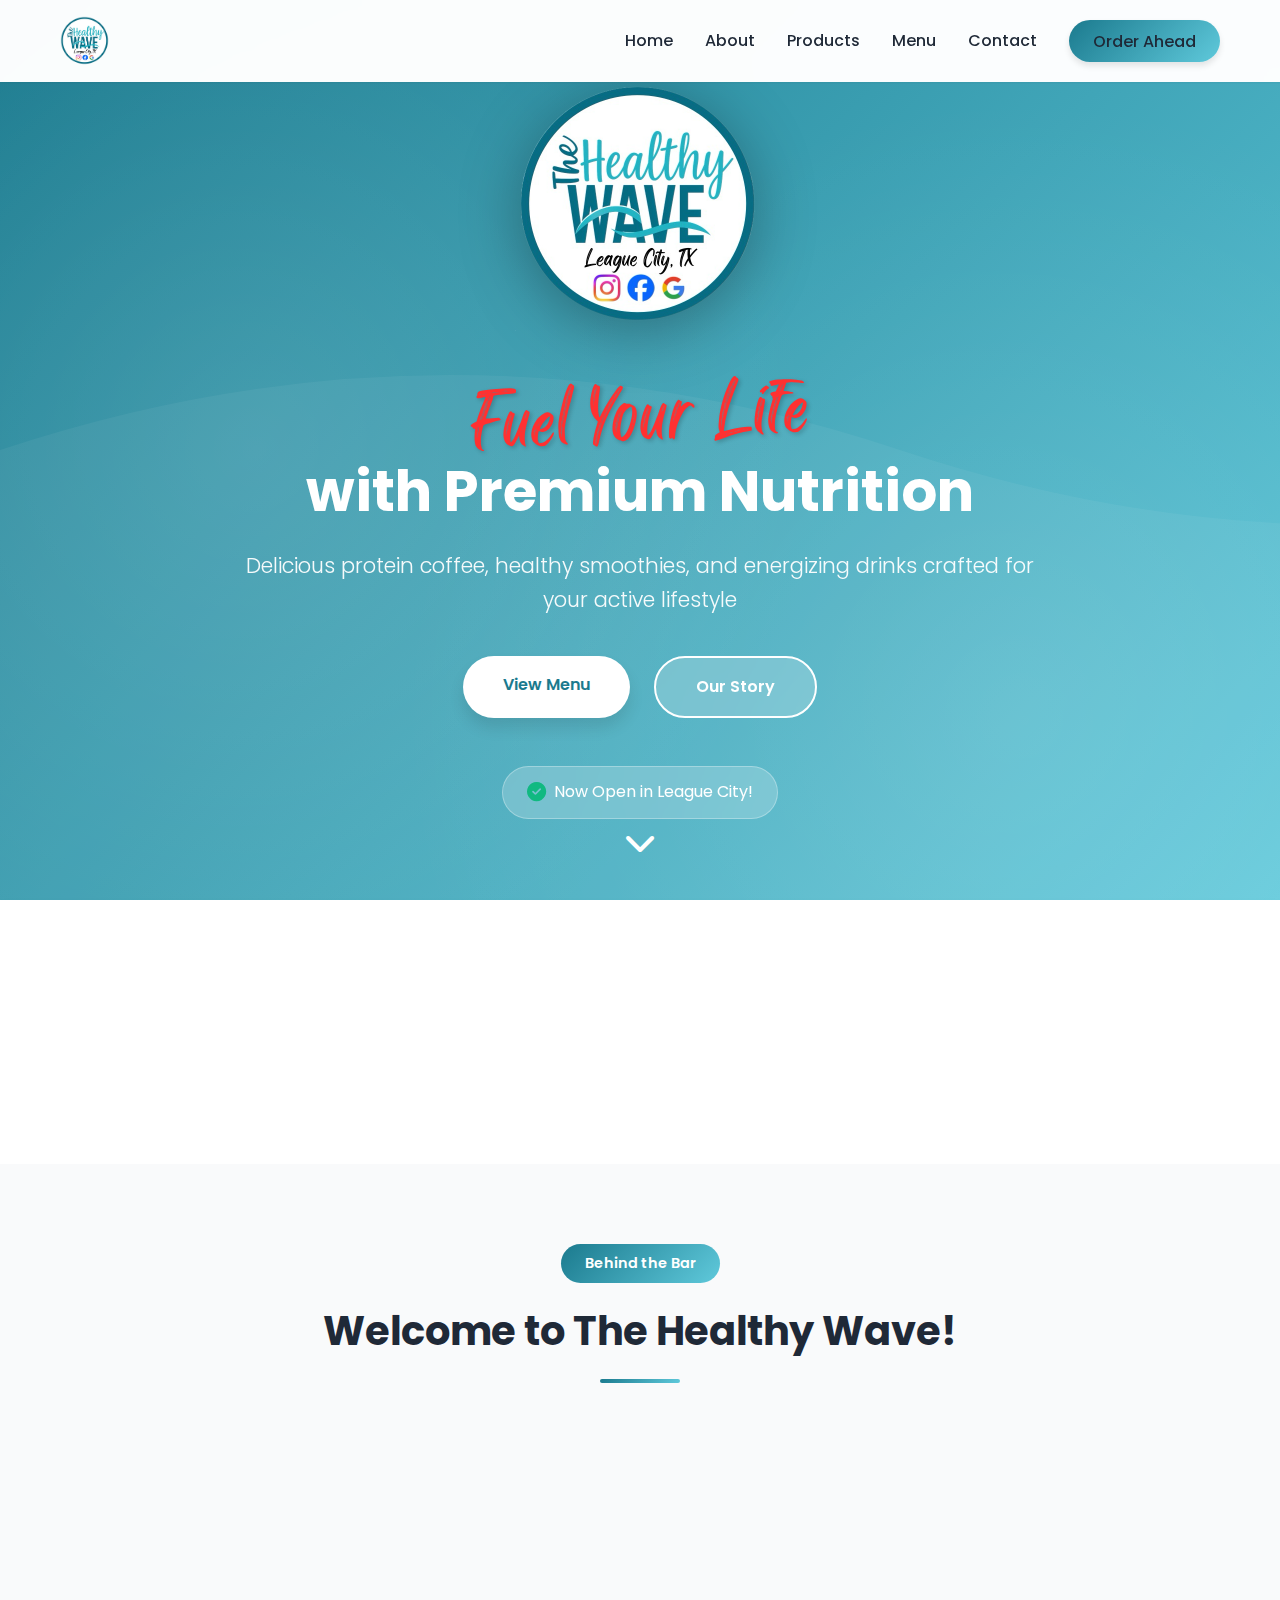
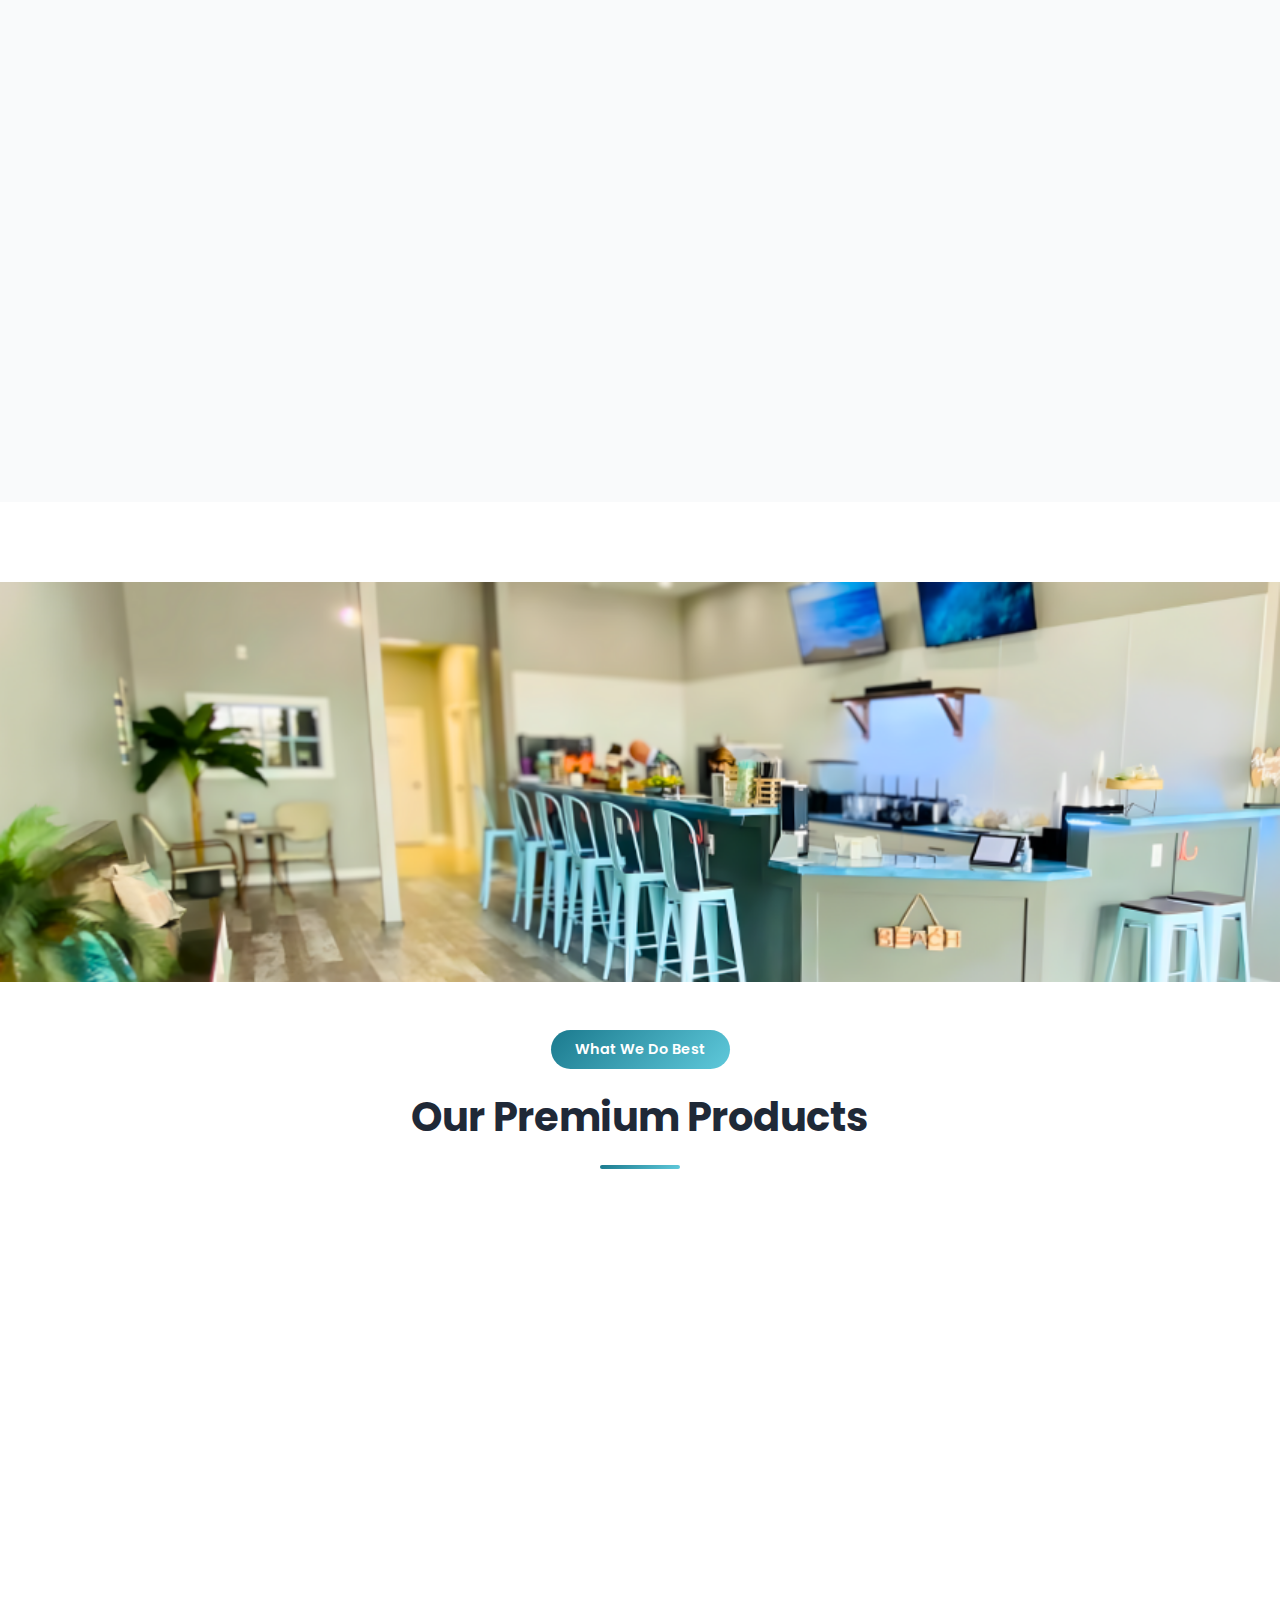
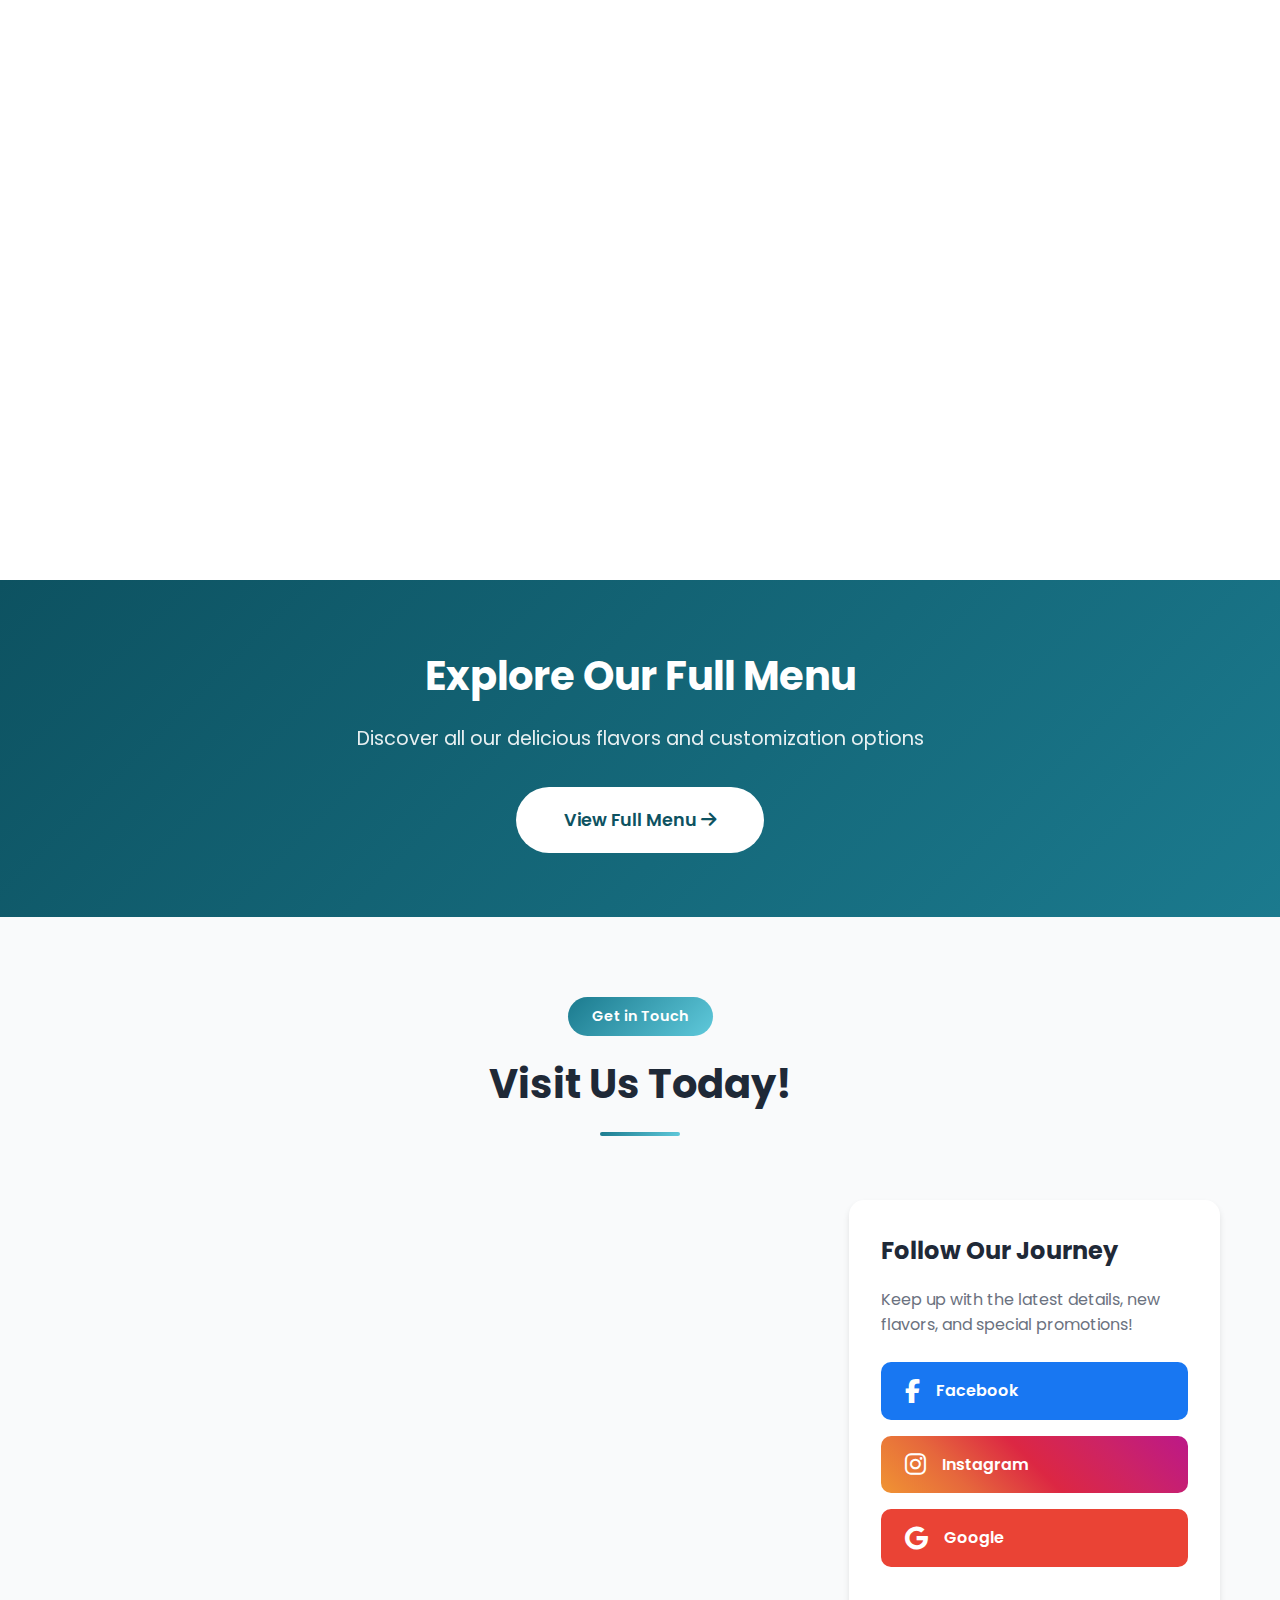
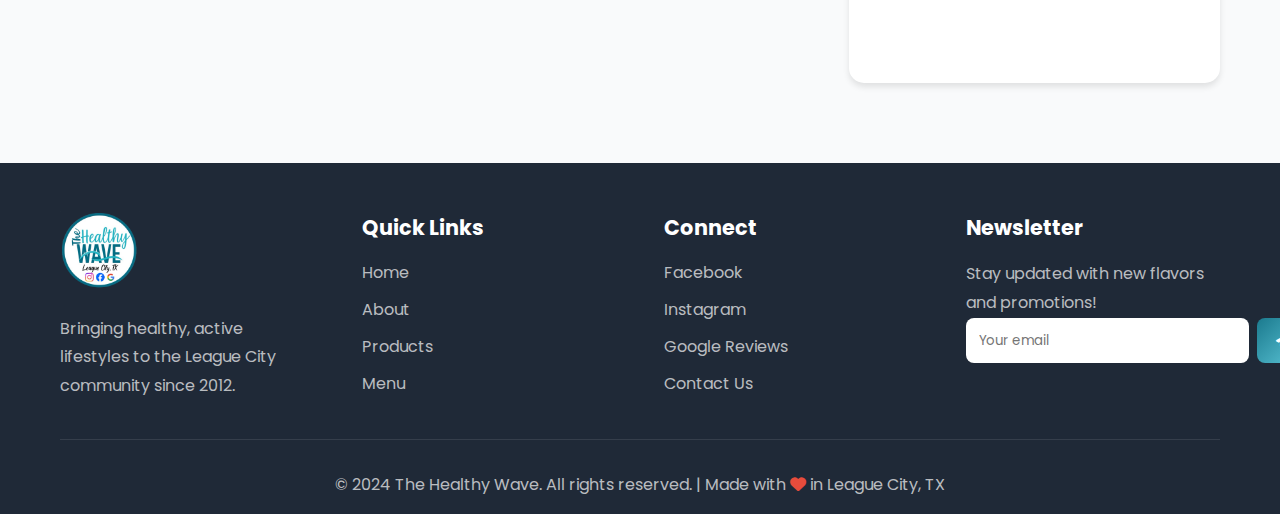
<file: index.html>
<!DOCTYPE html>
<html lang="en">
<head>
    <meta charset="UTF-8">
    <meta name="viewport" content="width=device-width, initial-scale=1.0">
    <meta name="description" content="The Healthy Wave - Premium nutrition drinks in League City, TX. Protein coffee, healthy smoothies, and energizing drinks.">
    <title>The Healthy Wave | Premium Nutrition Drinks in League City, TX</title>
    <link rel="stylesheet" href="styles.css">
    <link rel="preconnect" href="https://fonts.googleapis.com">
    <link rel="preconnect" href="https://fonts.gstatic.com" crossorigin>
    <link href="https://fonts.googleapis.com/css2?family=Poppins:wght@300;400;600;700&family=Montserrat:wght@400;600;700&display=swap" rel="stylesheet">
    <link rel="stylesheet" href="https://cdnjs.cloudflare.com/ajax/libs/font-awesome/6.4.0/css/all.min.css">
</head>
<body>
    <!-- Navigation -->
    <nav class="navbar">
        <div class="container">
            <div class="nav-wrapper">
                <a href="#home" class="logo">
                    <img src="logo.png" alt="The Healthy Wave">
                    <span>The Healthy Wave</span>
                </a>
                <button class="mobile-menu-toggle" aria-label="Toggle menu">
                    <span></span>
                    <span></span>
                    <span></span>
                </button>
                <ul class="nav-menu">
                    <li><a href="#home">Home</a></li>
                    <li><a href="#about">About</a></li>
                    <li><a href="#products">Products</a></li>
                    <li><a href="#menu">Menu</a></li>
                    <li><a href="#contact">Contact</a></li>
                    <li><a href="order-ahead.html" class="btn-order">Order Ahead</a></li>
                </ul>
            </div>
        </div>
    </nav>

    <!-- Hero Section -->
    <section id="home" class="hero">
        <div class="hero-overlay"></div>
        <div class="container">
            <div class="hero-content">
                <div class="hero-logo">
                    <img src="logo.png" alt="The Healthy Wave">
                </div>
                <h1 class="hero-title animate-fade-in">
                    <span class="highlight">Fuel Your Life</span><br>
                    with Premium Nutrition
                </h1>
                <p class="hero-subtitle animate-fade-in-delay">
                    Delicious protein coffee, healthy smoothies, and energizing drinks crafted for your active lifestyle
                </p>
                <div class="hero-buttons animate-fade-in-delay-2">
                    <a href="#menu" class="btn btn-primary">View Menu</a>
                    <a href="#about" class="btn btn-secondary">Our Story</a>
                </div>
                <div class="hero-badge">
                    <i class="fas fa-check-circle"></i>
                    <span>Now Open in League City!</span>
                </div>
            </div>
        </div>
        <div class="scroll-indicator">
            <i class="fas fa-chevron-down"></i>
        </div>
    </section>

    <!-- Stats Banner -->
    <section class="stats-banner">
        <div class="container">
            <div class="stats-grid">
                <div class="stat-item">
                    <i class="fas fa-star"></i>
                    <h3>Since 2012</h3>
                    <p>Serving the Community</p>
                </div>
                <div class="stat-item">
                    <i class="fas fa-heart"></i>
                    <h3>100% Natural</h3>
                    <p>Quality Ingredients</p>
                </div>
                <div class="stat-item">
                    <i class="fas fa-users"></i>
                    <h3>1000+</h3>
                    <p>Happy Customers</p>
                </div>
                <div class="stat-item">
                    <i class="fas fa-leaf"></i>
                    <h3>Low Calorie</h3>
                    <p>Healthy Options</p>
                </div>
            </div>
        </div>
    </section>

    <!-- About Section -->
    <section id="about" class="about">
        <div class="container">
            <div class="section-header">
                <span class="section-tag">Behind the Bar</span>
                <h2>Welcome to The Healthy Wave!</h2>
                <div class="section-divider"></div>
            </div>
            <div class="about-content">
                <div class="about-text">
                    <h3>Our Mission</h3>
                    <p>
                        Our mission is to bring a healthy, active lifestyle to the community, encouraging 
                        community members to live a healthy and purposeful life. Our philosophy is to create 
                        a space inside our business walls that allows everyone to feel welcome, have access 
                        to nutrition education and feel connected to a business that cares for them and their 
                        entire community.
                    </p>
                    <h3>Meet the Owners</h3>
                    <p>
                        We are Ashley and Anthony Tropea. We have been in business since 2012, serving the 
                        League City/Friendswood and Seabrook areas the best nutrition drinks around! We look 
                        forward to serving the community on the east side of League City!
                    </p>
                    <div class="about-cta">
                        <a href="#contact" class="btn btn-primary">Join the Team</a>
                    </div>
                </div>
                <div class="about-image">
                    <img src="Owners.png" alt="Ashley and Anthony Tropea - Owners of The Healthy Wave">
                </div>
            </div>
        </div>
    </section>

    <!-- Products Section -->
    <section id="products" class="products">
        <div class="store-banner">
            <img src="Inside.png" alt="Inside The Healthy Wave Store">
        </div>
        <div class="container">
            <div class="section-header">
                <span class="section-tag">What We Do Best</span>
                <h2>Our Premium Products</h2>
                <div class="section-divider"></div>
            </div>
            <div class="products-grid">
                <!-- Protein Coffee -->
                <div class="product-card">
                    <div class="product-image-circle">
                        <img src="Protein_Coffee.png" alt="Protein Coffee">
                    </div>
                    <h3>Protein Coffee</h3>
                    <div class="product-description">
                        <p class="intro-text">Start your day with a powerful boost!</p>
                        <ul class="feature-list">
                            <li><span class="highlight-stat">15g</span> of Protein</li>
                            <li>Only <span class="highlight-stat">2g</span> of Sugar</li>
                            <li>Less than <span class="highlight-stat">100</span> calories</li>
                        </ul>
                        <p class="bonus-text">💡 <strong>Pro Tip:</strong> Add a Fat Reducing creamer for enhanced flavor and results!</p>
                    </div>
                    <a href="protein-coffee.html" class="product-link">Learn More <i class="fas fa-arrow-right"></i></a>
                </div>

                <!-- Healthy Smoothies -->
                <div class="product-card featured">
                    <div class="featured-badge">Most Popular</div>
                    <div class="product-image-circle">
                        <img src="Healthy_Smoothies.png" alt="Healthy Smoothies">
                    </div>
                    <h3>Healthy Smoothies</h3>
                    <div class="product-description">
                        <p class="intro-text">A complete, nutritious meal in every sip! 🌟</p>
                        <ul class="feature-list">
                            <li><span class="highlight-stat">21</span> Vitamins & Essential Nutrients</li>
                            <li><span class="highlight-stat">24g-33g</span> protein options</li>
                            <li>Only <span class="highlight-stat">200-250</span> Calories</li>
                        </ul>
                        <p class="bonus-text">Perfect for busy lifestyles without compromising nutrition!</p>
                    </div>
                    <a href="smoothies.html" class="product-link">Learn More <i class="fas fa-arrow-right"></i></a>
                </div>

                <!-- Energizing Drinks -->
                <div class="product-card">
                    <div class="product-image-circle">
                        <img src="Energizing_Drinks.png" alt="Energizing Drinks">
                    </div>
                    <h3>Energizing Drinks</h3>
                    <div class="product-description">
                        <p class="intro-text">Natural energy that lasts all day! ⚡</p>
                        <ul class="feature-list">
                            <li>Boosts energy & metabolism</li>
                            <li>Less than <span class="highlight-stat">1g</span> Sugar</li>
                            <li>Only <span class="highlight-stat">15-20</span> Calories</li>
                        </ul>
                        <p class="bonus-text">✨ Available in low or caffeine-free options for everyone!</p>
                    </div>
                    <a href="energy-drinks.html" class="product-link">Learn More <i class="fas fa-arrow-right"></i></a>
                </div>
            </div>
        </div>
    </section>

    <!-- Menu Teaser -->
    <section id="menu" class="menu-teaser">
        <div class="container">
            <div class="menu-content">
                <h2>Explore Our Full Menu</h2>
                <p>Discover all our delicious flavors and customization options</p>
                <a href="menu.html" class="btn btn-large">View Full Menu <i class="fas fa-arrow-right"></i></a>
            </div>
        </div>
    </section>

    <!-- Contact Section -->
    <section id="contact" class="contact">
        <div class="container">
            <div class="section-header">
                <span class="section-tag">Get in Touch</span>
                <h2>Visit Us Today!</h2>
                <div class="section-divider"></div>
            </div>
            <div class="contact-grid">
                <div class="contact-info">
                    <div class="info-card">
                        <i class="fas fa-map-marker-alt"></i>
                        <h3>Location</h3>
                        <p>League City, TX<br>East Side Area</p>
                    </div>
                    <div class="info-card">
                        <i class="fas fa-clock"></i>
                        <h3>Hours</h3>
                        <p>Monday - Friday: 7am - 6pm<br>
                           Saturday: 8am - 4pm<br>
                           Sunday: 9am - 3pm</p>
                    </div>
                    <div class="info-card">
                        <i class="fas fa-phone"></i>
                        <h3>Contact</h3>
                        <p>Call or text to order ahead<br>
                           <a href="tel:+1234567890">(123) 456-7890</a></p>
                    </div>
                </div>
                <div class="social-section">
                    <h3>Follow Our Journey</h3>
                    <p>Keep up with the latest details, new flavors, and special promotions!</p>
                    <div class="social-links">
                        <a href="https://www.facebook.com/TheHealthyWave24/" target="_blank" class="social-btn facebook">
                            <i class="fab fa-facebook-f"></i>
                            <span>Facebook</span>
                        </a>
                        <a href="https://www.instagram.com/healthywavetx/" target="_blank" class="social-btn instagram">
                            <i class="fab fa-instagram"></i>
                            <span>Instagram</span>
                        </a>
                        <a href="https://g.co/kgs/fkU4shF" target="_blank" class="social-btn google">
                            <i class="fab fa-google"></i>
                            <span>Google</span>
                        </a>
                    </div>
                </div>
            </div>
        </div>
    </section>

    <!-- Footer -->
    <footer class="footer">
        <div class="container">
            <div class="footer-content">
                <div class="footer-section">
                    <div class="footer-logo">
                        <img src="logo.png" alt="The Healthy Wave">
                    </div>
                    <p>Bringing healthy, active lifestyles to the League City community since 2012.</p>
                </div>
                <div class="footer-section">
                    <h4>Quick Links</h4>
                    <ul>
                        <li><a href="#home">Home</a></li>
                        <li><a href="#about">About</a></li>
                        <li><a href="#products">Products</a></li>
                        <li><a href="menu.html">Menu</a></li>
                    </ul>
                </div>
                <div class="footer-section">
                    <h4>Connect</h4>
                    <ul>
                        <li><a href="https://www.facebook.com/TheHealthyWave24/" target="_blank">Facebook</a></li>
                        <li><a href="https://www.instagram.com/healthywavetx/" target="_blank">Instagram</a></li>
                        <li><a href="https://g.co/kgs/fkU4shF" target="_blank">Google Reviews</a></li>
                        <li><a href="#contact">Contact Us</a></li>
                    </ul>
                </div>
                <div class="footer-section">
                    <h4>Newsletter</h4>
                    <p>Stay updated with new flavors and promotions!</p>
                    <form class="newsletter-form">
                        <input type="email" placeholder="Your email" required>
                        <button type="submit"><i class="fas fa-paper-plane"></i></button>
                    </form>
                </div>
            </div>
            <div class="footer-bottom">
                <p>&copy; 2024 The Healthy Wave. All rights reserved. | Made with <i class="fas fa-heart"></i> in League City, TX</p>
            </div>
        </div>
    </footer>

    <script src="script.js"></script>
</body>
</html>
</file>
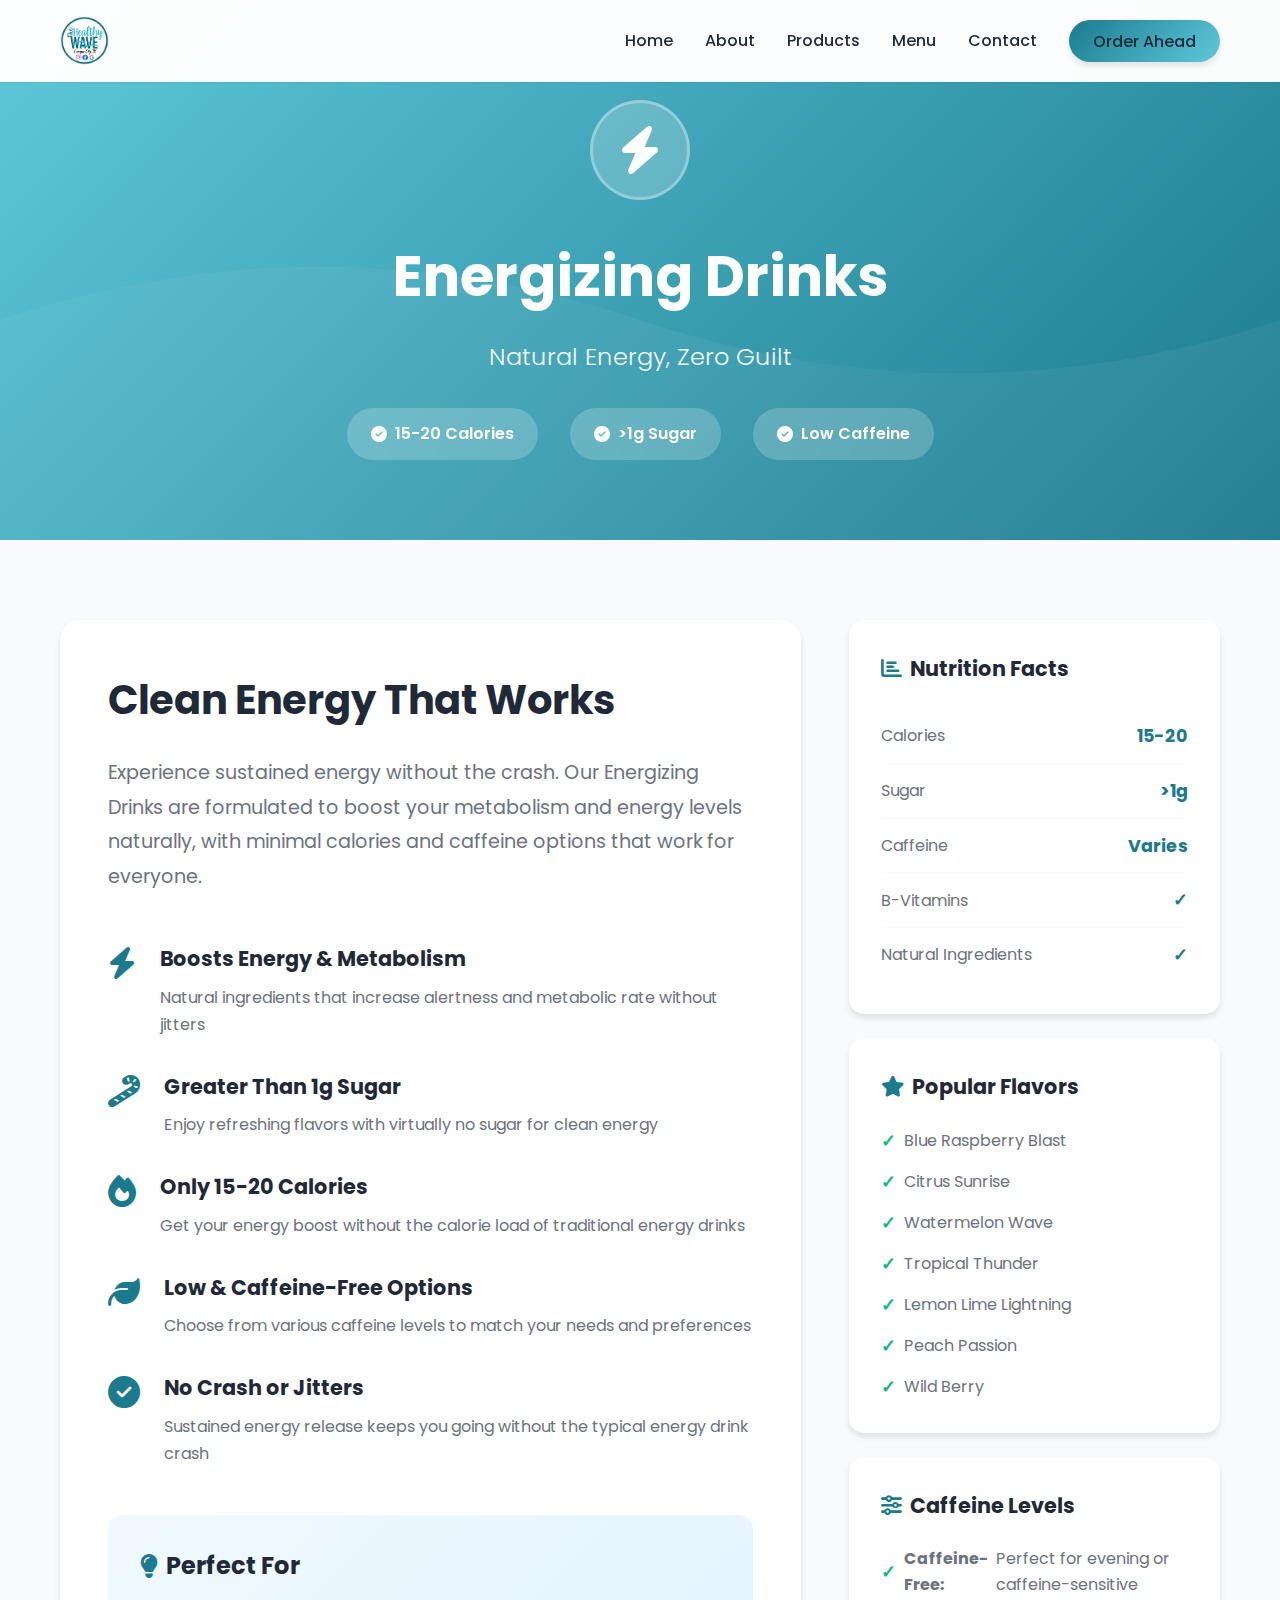
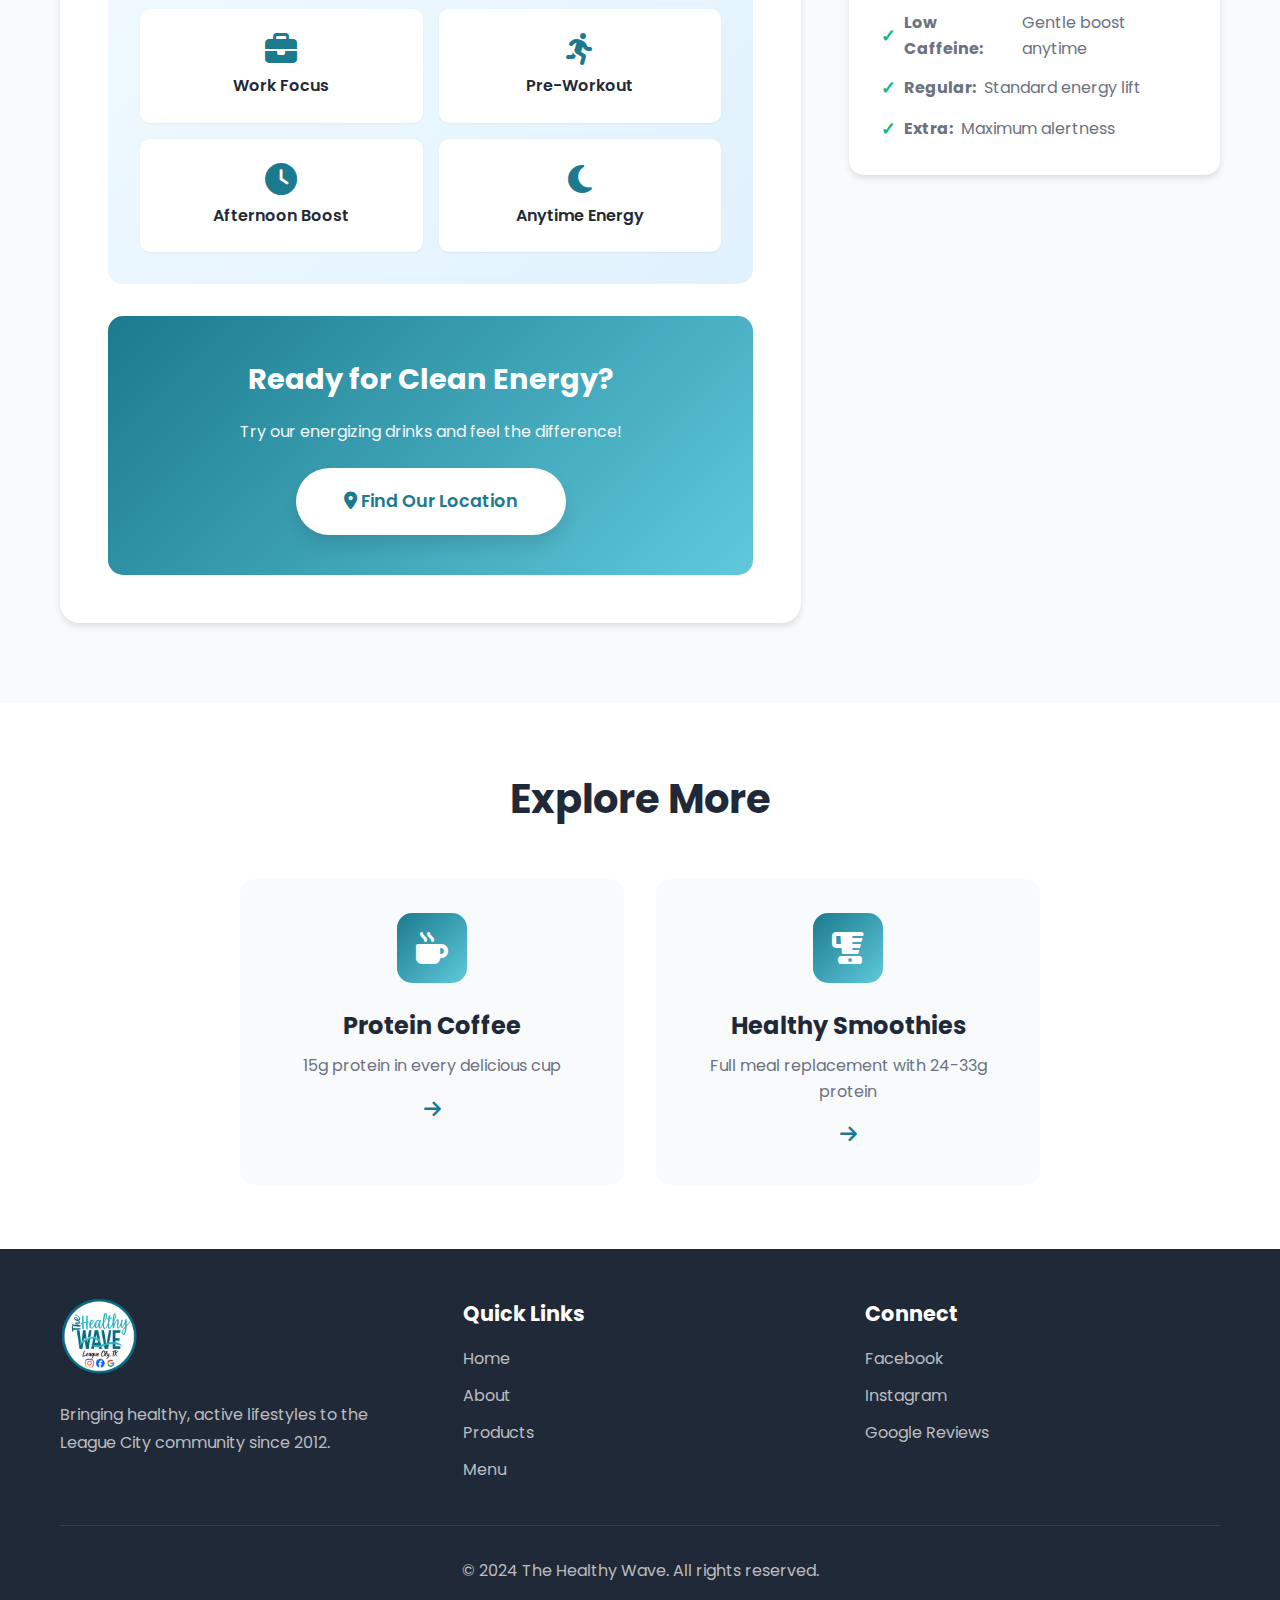
<file: energy-drinks.html>
<!DOCTYPE html>
<html lang="en">
<head>
    <meta charset="UTF-8">
    <meta name="viewport" content="width=device-width, initial-scale=1.0">
    <meta name="description" content="Energizing Drinks at The Healthy Wave - Only 15-20 calories, low caffeine options">
    <title>Energy Drinks | The Healthy Wave</title>
    <link rel="stylesheet" href="styles.css">
    <link rel="stylesheet" href="product-pages.css">
    <link href="https://fonts.googleapis.com/css2?family=Poppins:wght@300;400;600;700&family=Montserrat:wght@400;600;700&display=swap" rel="stylesheet">
    <link rel="stylesheet" href="https://cdnjs.cloudflare.com/ajax/libs/font-awesome/6.4.0/css/all.min.css">
</head>
<body>
    <!-- Navigation -->
    <nav class="navbar">
        <div class="container">
            <div class="nav-wrapper">
                <a href="index.html" class="logo">
                    <img src="logo.png" alt="The Healthy Wave">
                    <span>The Healthy Wave</span>
                </a>
                <button class="mobile-menu-toggle" aria-label="Toggle menu">
                    <span></span>
                    <span></span>
                    <span></span>
                </button>
                <ul class="nav-menu">
                    <li><a href="index.html">Home</a></li>
                    <li><a href="index.html#about">About</a></li>
                    <li><a href="index.html#products">Products</a></li>
                    <li><a href="menu.html">Menu</a></li>
                    <li><a href="index.html#contact">Contact</a></li>
                    <li><a href="order-ahead.html" class="btn-order">Order Ahead</a></li>
                </ul>
            </div>
        </div>
    </nav>

    <!-- Product Hero -->
    <section class="product-hero energy-hero">
        <div class="hero-overlay"></div>
        <div class="container">
            <div class="product-hero-content">
                <div class="product-badge">
                    <i class="fas fa-bolt"></i>
                </div>
                <h1>Energizing Drinks</h1>
                <p class="product-tagline">Natural Energy, Zero Guilt</p>
                <div class="product-highlights">
                    <span><i class="fas fa-check-circle"></i> 15-20 Calories</span>
                    <span><i class="fas fa-check-circle"></i> >1g Sugar</span>
                    <span><i class="fas fa-check-circle"></i> Low Caffeine</span>
                </div>
            </div>
        </div>
    </section>

    <!-- Product Details -->
    <section class="product-details">
        <div class="container">
            <div class="details-grid">
                <div class="details-content">
                    <h2>Clean Energy That Works</h2>
                    <p class="lead">
                        Experience sustained energy without the crash. Our Energizing Drinks are formulated 
                        to boost your metabolism and energy levels naturally, with minimal calories and 
                        caffeine options that work for everyone.
                    </p>
                    
                    <div class="benefits-list">
                        <div class="benefit-item">
                            <i class="fas fa-bolt"></i>
                            <div>
                                <h3>Boosts Energy & Metabolism</h3>
                                <p>Natural ingredients that increase alertness and metabolic rate without jitters</p>
                            </div>
                        </div>
                        <div class="benefit-item">
                            <i class="fas fa-candy-cane"></i>
                            <div>
                                <h3>Greater Than 1g Sugar</h3>
                                <p>Enjoy refreshing flavors with virtually no sugar for clean energy</p>
                            </div>
                        </div>
                        <div class="benefit-item">
                            <i class="fas fa-fire"></i>
                            <div>
                                <h3>Only 15-20 Calories</h3>
                                <p>Get your energy boost without the calorie load of traditional energy drinks</p>
                            </div>
                        </div>
                        <div class="benefit-item">
                            <i class="fas fa-leaf"></i>
                            <div>
                                <h3>Low & Caffeine-Free Options</h3>
                                <p>Choose from various caffeine levels to match your needs and preferences</p>
                            </div>
                        </div>
                        <div class="benefit-item">
                            <i class="fas fa-check-circle"></i>
                            <div>
                                <h3>No Crash or Jitters</h3>
                                <p>Sustained energy release keeps you going without the typical energy drink crash</p>
                            </div>
                        </div>
                    </div>

                    <div class="feature-box">
                        <h3><i class="fas fa-lightbulb"></i> Perfect For</h3>
                        <div class="feature-grid">
                            <div class="feature">
                                <i class="fas fa-briefcase"></i>
                                <span>Work Focus</span>
                            </div>
                            <div class="feature">
                                <i class="fas fa-running"></i>
                                <span>Pre-Workout</span>
                            </div>
                            <div class="feature">
                                <i class="fas fa-clock"></i>
                                <span>Afternoon Boost</span>
                            </div>
                            <div class="feature">
                                <i class="fas fa-moon"></i>
                                <span>Anytime Energy</span>
                            </div>
                        </div>
                    </div>

                    <div class="cta-box">
                        <h3>Ready for Clean Energy?</h3>
                        <p>Try our energizing drinks and feel the difference!</p>
                        <a href="index.html#contact" class="btn btn-primary btn-large">
                            <i class="fas fa-map-marker-alt"></i> Find Our Location
                        </a>
                    </div>
                </div>

                <div class="details-sidebar">
                    <div class="nutrition-card">
                        <h3><i class="fas fa-chart-bar"></i> Nutrition Facts</h3>
                        <div class="nutrition-item">
                            <span>Calories</span>
                            <strong>15-20</strong>
                        </div>
                        <div class="nutrition-item">
                            <span>Sugar</span>
                            <strong>>1g</strong>
                        </div>
                        <div class="nutrition-item">
                            <span>Caffeine</span>
                            <strong>Varies</strong>
                        </div>
                        <div class="nutrition-item">
                            <span>B-Vitamins</span>
                            <strong>✓</strong>
                        </div>
                        <div class="nutrition-item">
                            <span>Natural Ingredients</span>
                            <strong>✓</strong>
                        </div>
                    </div>

                    <div class="popular-flavors">
                        <h3><i class="fas fa-star"></i> Popular Flavors</h3>
                        <ul>
                            <li>Blue Raspberry Blast</li>
                            <li>Citrus Sunrise</li>
                            <li>Watermelon Wave</li>
                            <li>Tropical Thunder</li>
                            <li>Lemon Lime Lightning</li>
                            <li>Peach Passion</li>
                            <li>Wild Berry</li>
                        </ul>
                    </div>

                    <div class="customization-card">
                        <h3><i class="fas fa-sliders-h"></i> Caffeine Levels</h3>
                        <ul>
                            <li><strong>Caffeine-Free:</strong> Perfect for evening or caffeine-sensitive</li>
                            <li><strong>Low Caffeine:</strong> Gentle boost anytime</li>
                            <li><strong>Regular:</strong> Standard energy lift</li>
                            <li><strong>Extra:</strong> Maximum alertness</li>
                        </ul>
                    </div>
                </div>
            </div>
        </div>
    </section>

    <!-- Other Products -->
    <section class="related-products">
        <div class="container">
            <h2>Explore More</h2>
            <div class="products-grid">
                <a href="protein-coffee.html" class="related-card">
                    <div class="related-icon">
                        <i class="fas fa-mug-hot"></i>
                    </div>
                    <h3>Protein Coffee</h3>
                    <p>15g protein in every delicious cup</p>
                    <span class="arrow"><i class="fas fa-arrow-right"></i></span>
                </a>
                <a href="smoothies.html" class="related-card">
                    <div class="related-icon">
                        <i class="fas fa-blender"></i>
                    </div>
                    <h3>Healthy Smoothies</h3>
                    <p>Full meal replacement with 24-33g protein</p>
                    <span class="arrow"><i class="fas fa-arrow-right"></i></span>
                </a>
            </div>
        </div>
    </section>

    <!-- Footer -->
    <footer class="footer">
        <div class="container">
            <div class="footer-content">
                <div class="footer-section">
                    <div class="footer-logo">
                        <img src="logo.png" alt="The Healthy Wave">
                    </div>
                    <p>Bringing healthy, active lifestyles to the League City community since 2012.</p>
                </div>
                <div class="footer-section">
                    <h4>Quick Links</h4>
                    <ul>
                        <li><a href="index.html">Home</a></li>
                        <li><a href="index.html#about">About</a></li>
                        <li><a href="index.html#products">Products</a></li>
                        <li><a href="menu.html">Menu</a></li>
                    </ul>
                </div>
                <div class="footer-section">
                    <h4>Connect</h4>
                    <ul>
                        <li><a href="https://www.facebook.com/TheHealthyWave24/" target="_blank">Facebook</a></li>
                        <li><a href="https://www.instagram.com/healthywavetx/" target="_blank">Instagram</a></li>
                        <li><a href="https://g.co/kgs/fkU4shF" target="_blank">Google Reviews</a></li>
                    </ul>
                </div>
            </div>
            <div class="footer-bottom">
                <p>&copy; 2024 The Healthy Wave. All rights reserved.</p>
            </div>
        </div>
    </footer>

    <script src="script.js"></script>
</body>
</html>
</file>
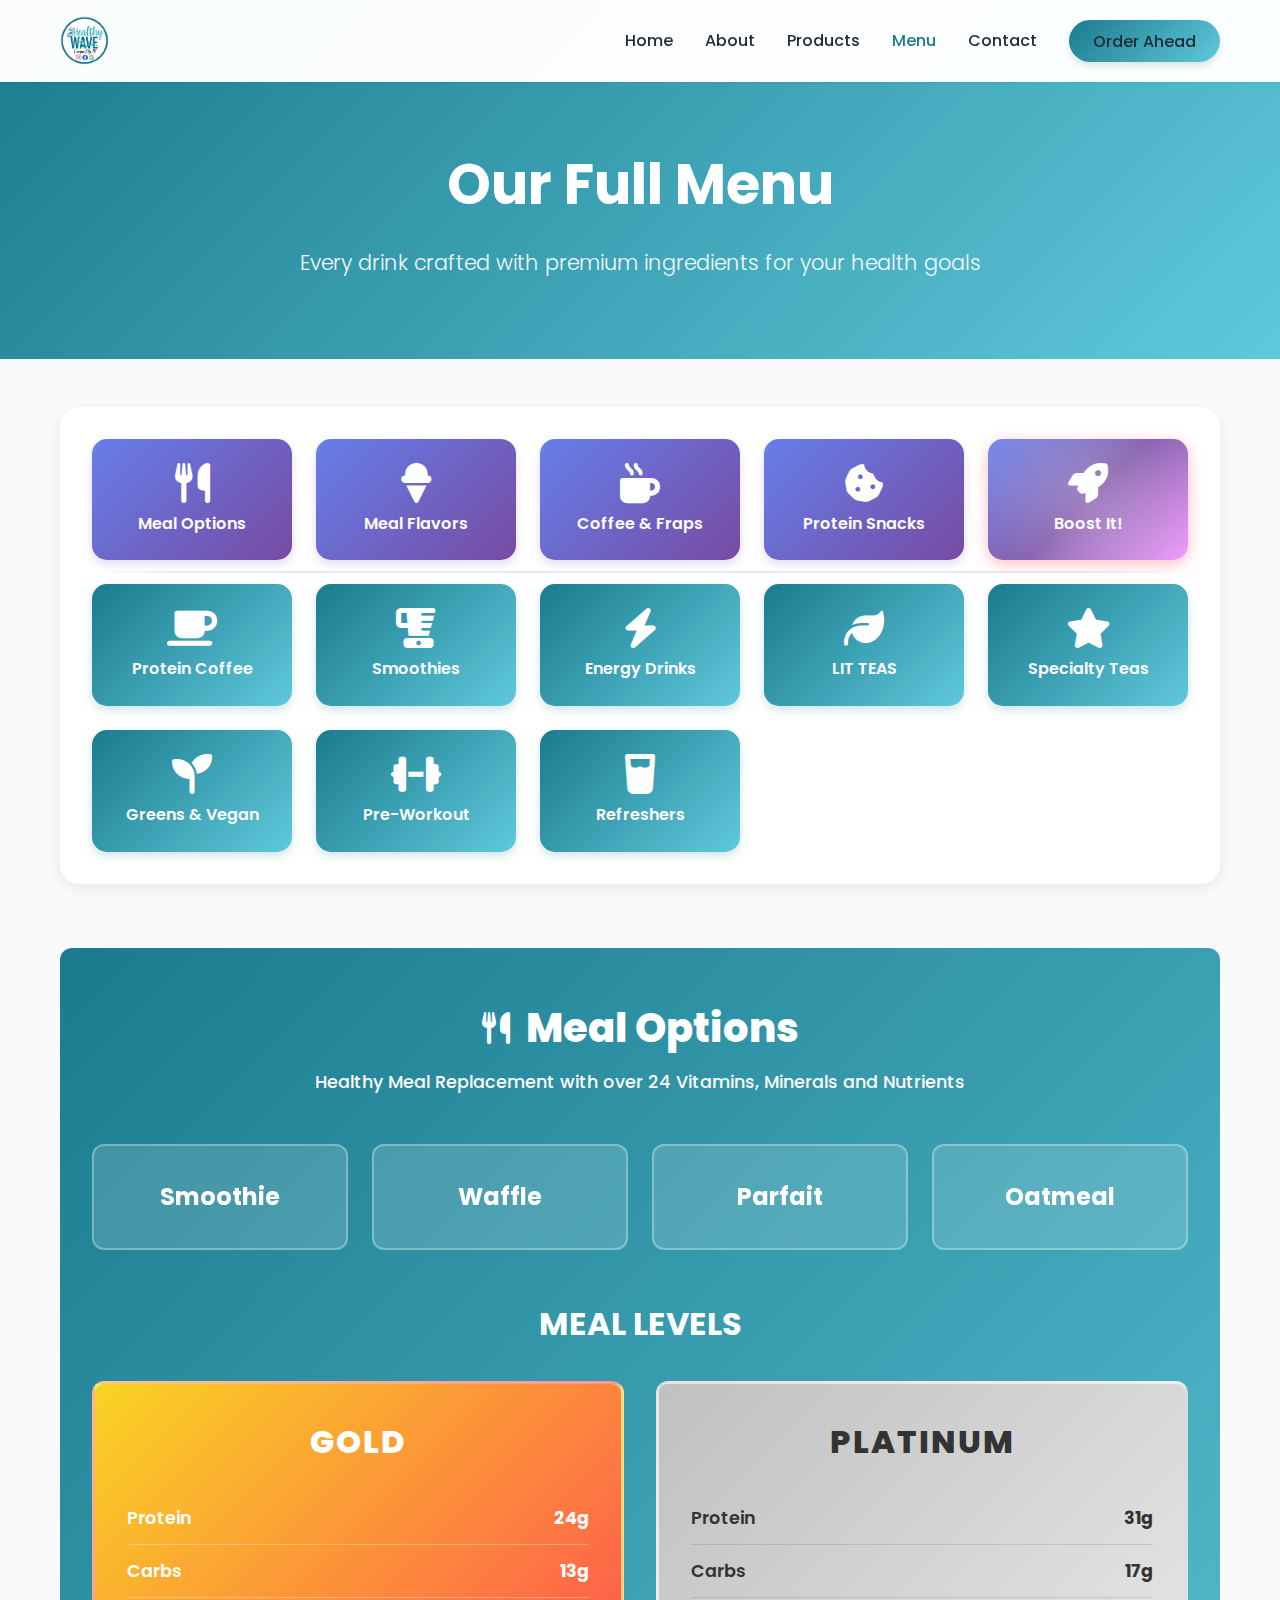
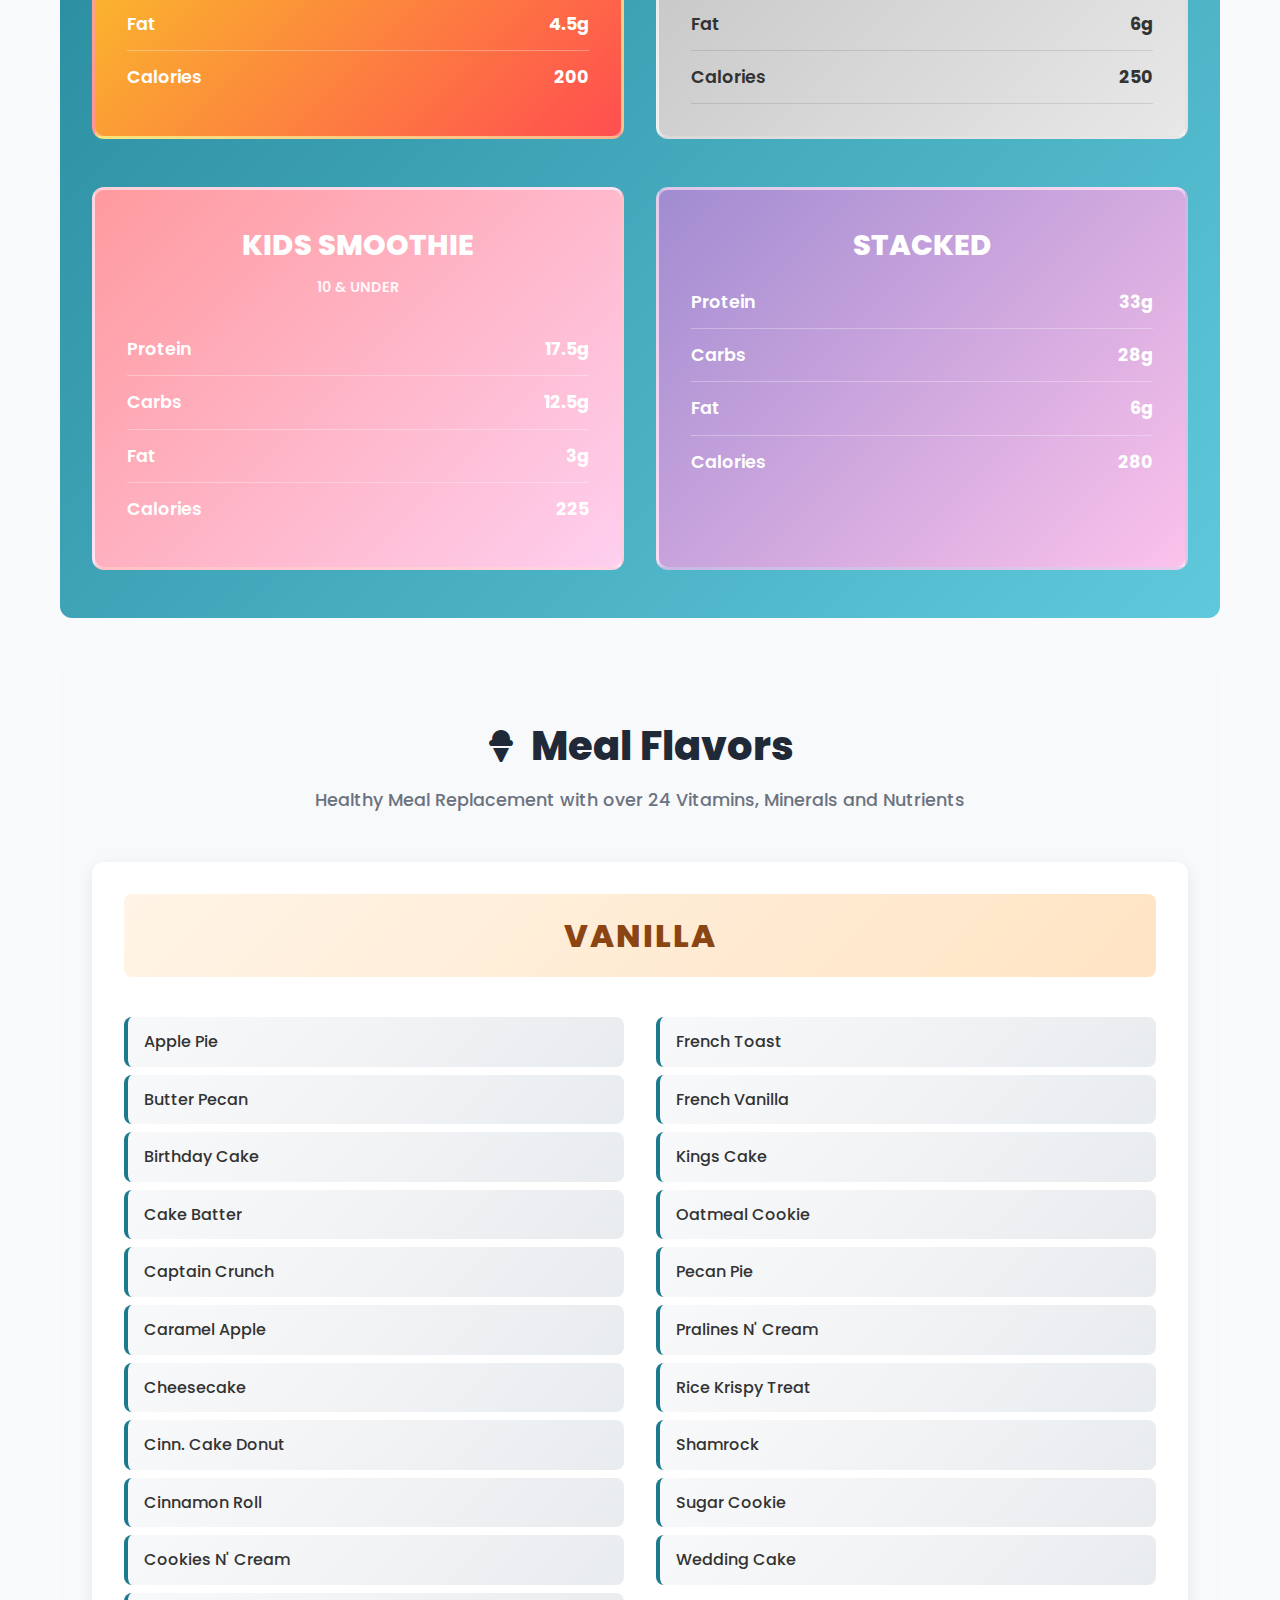
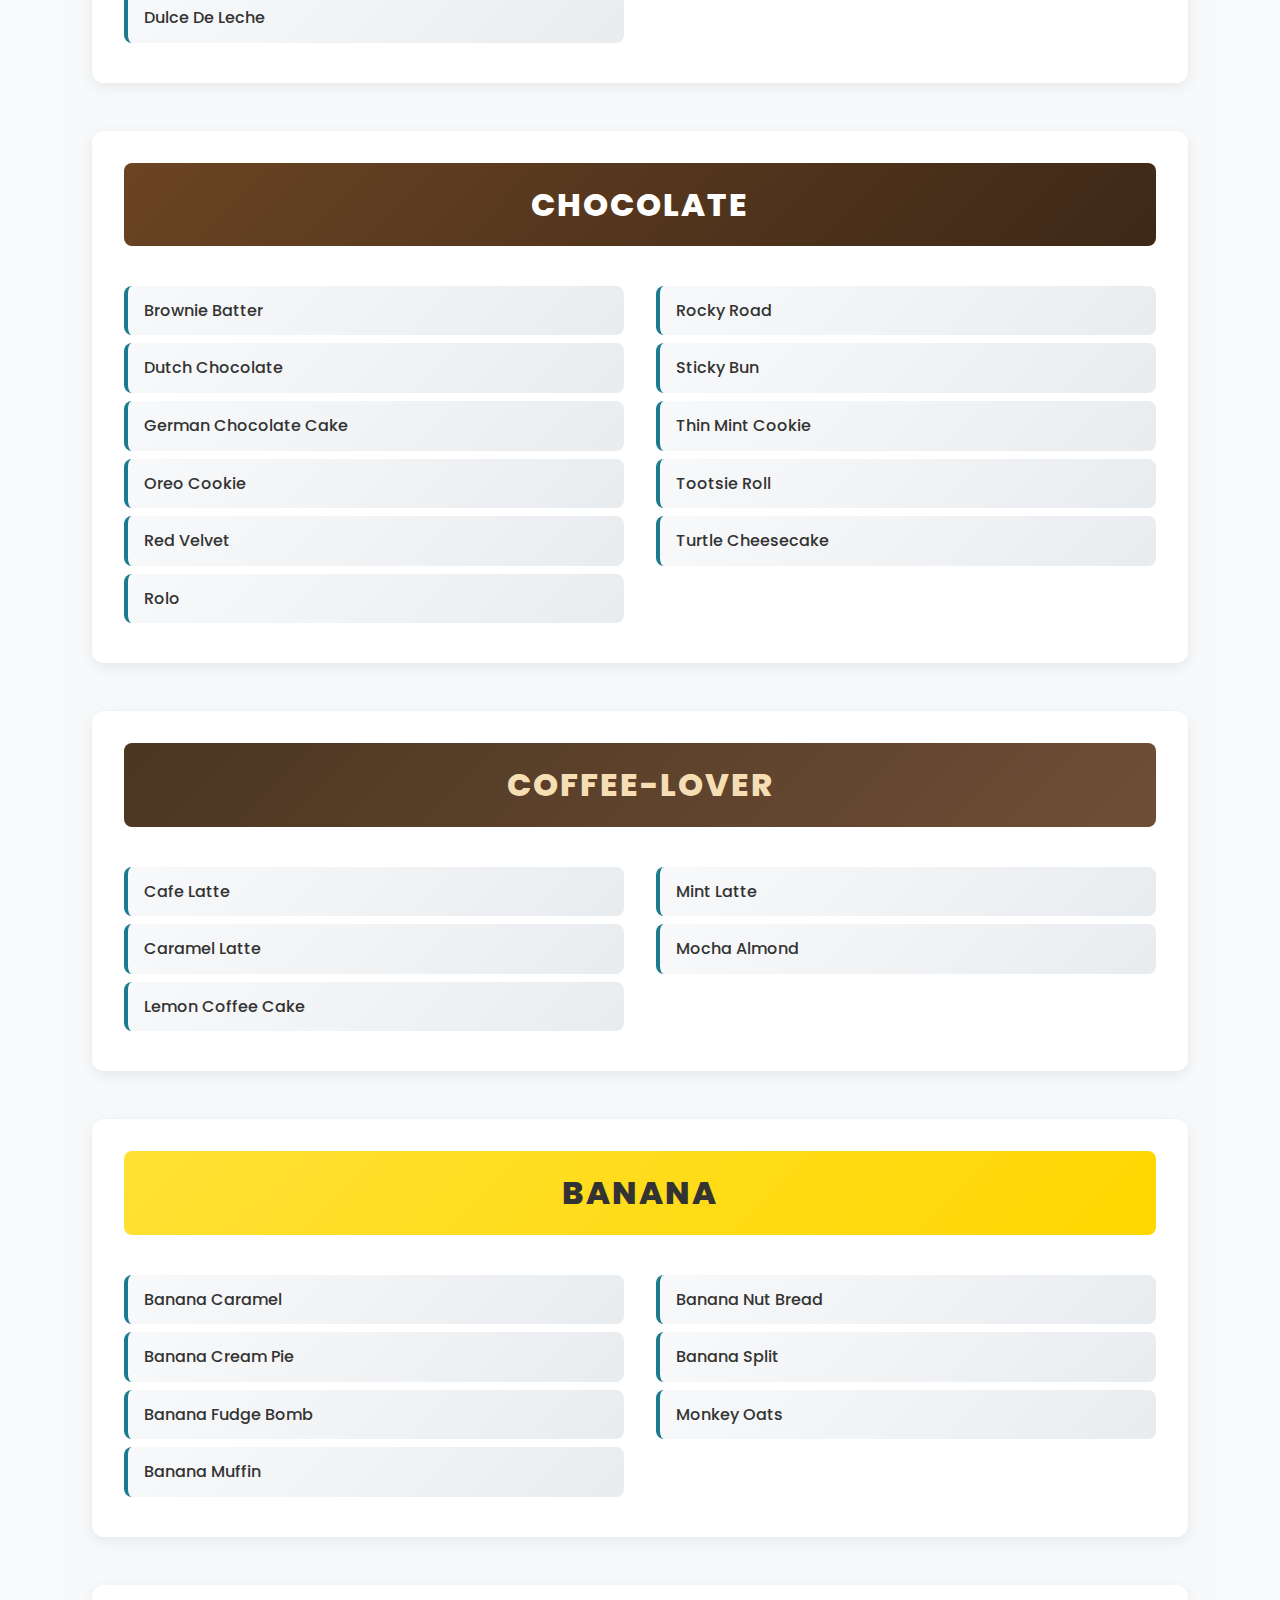
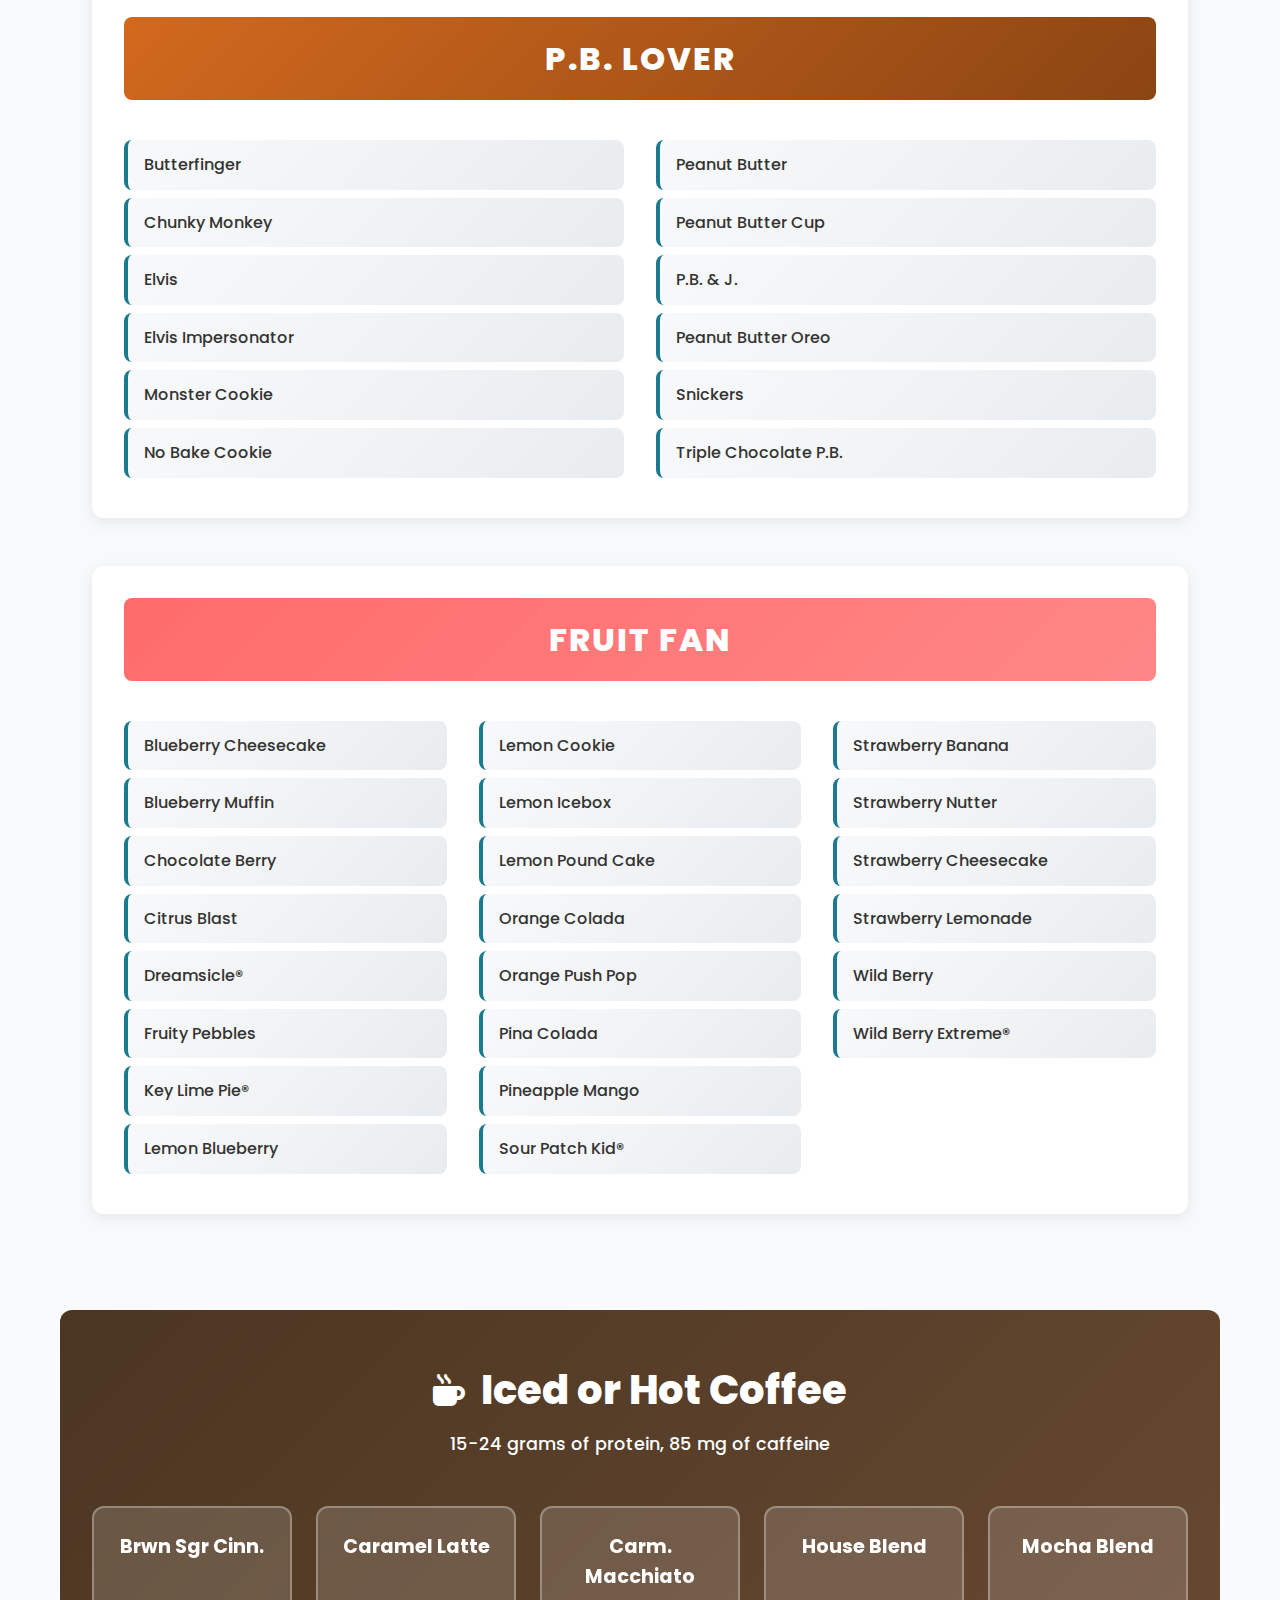
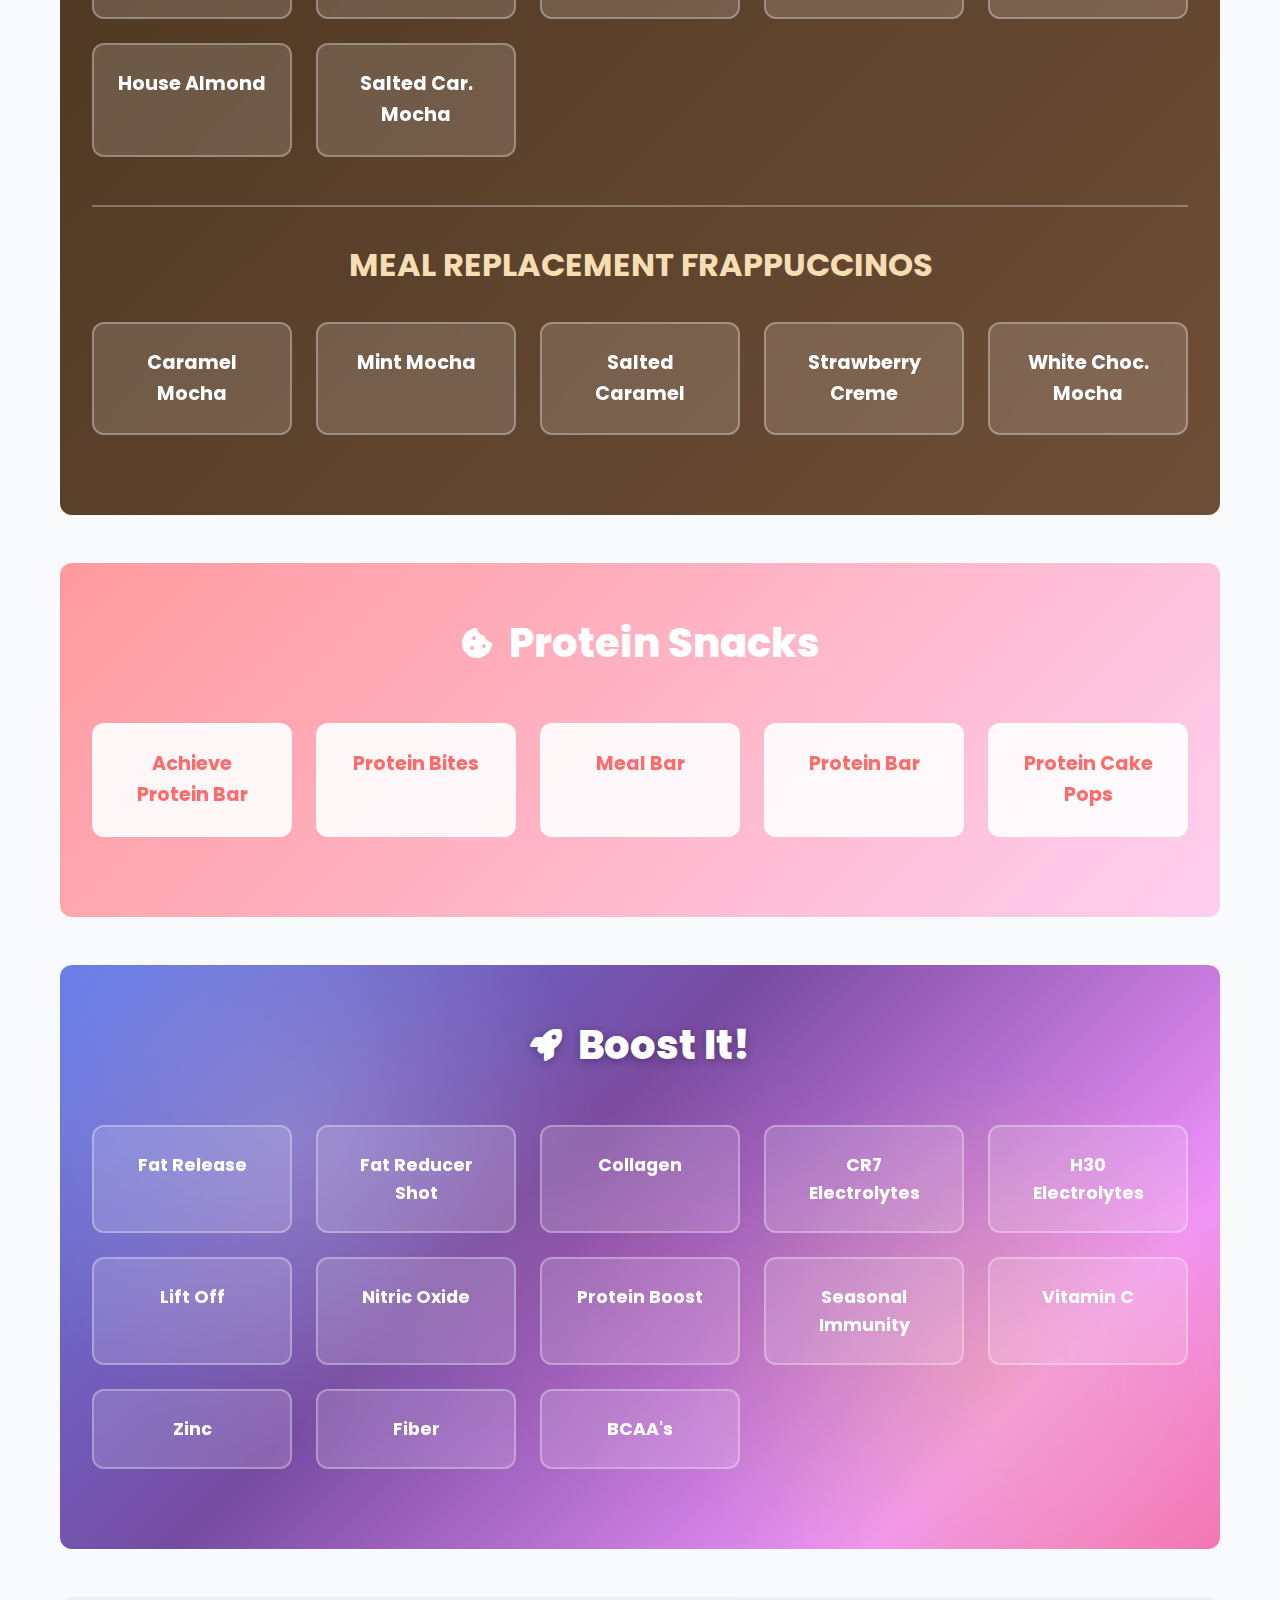
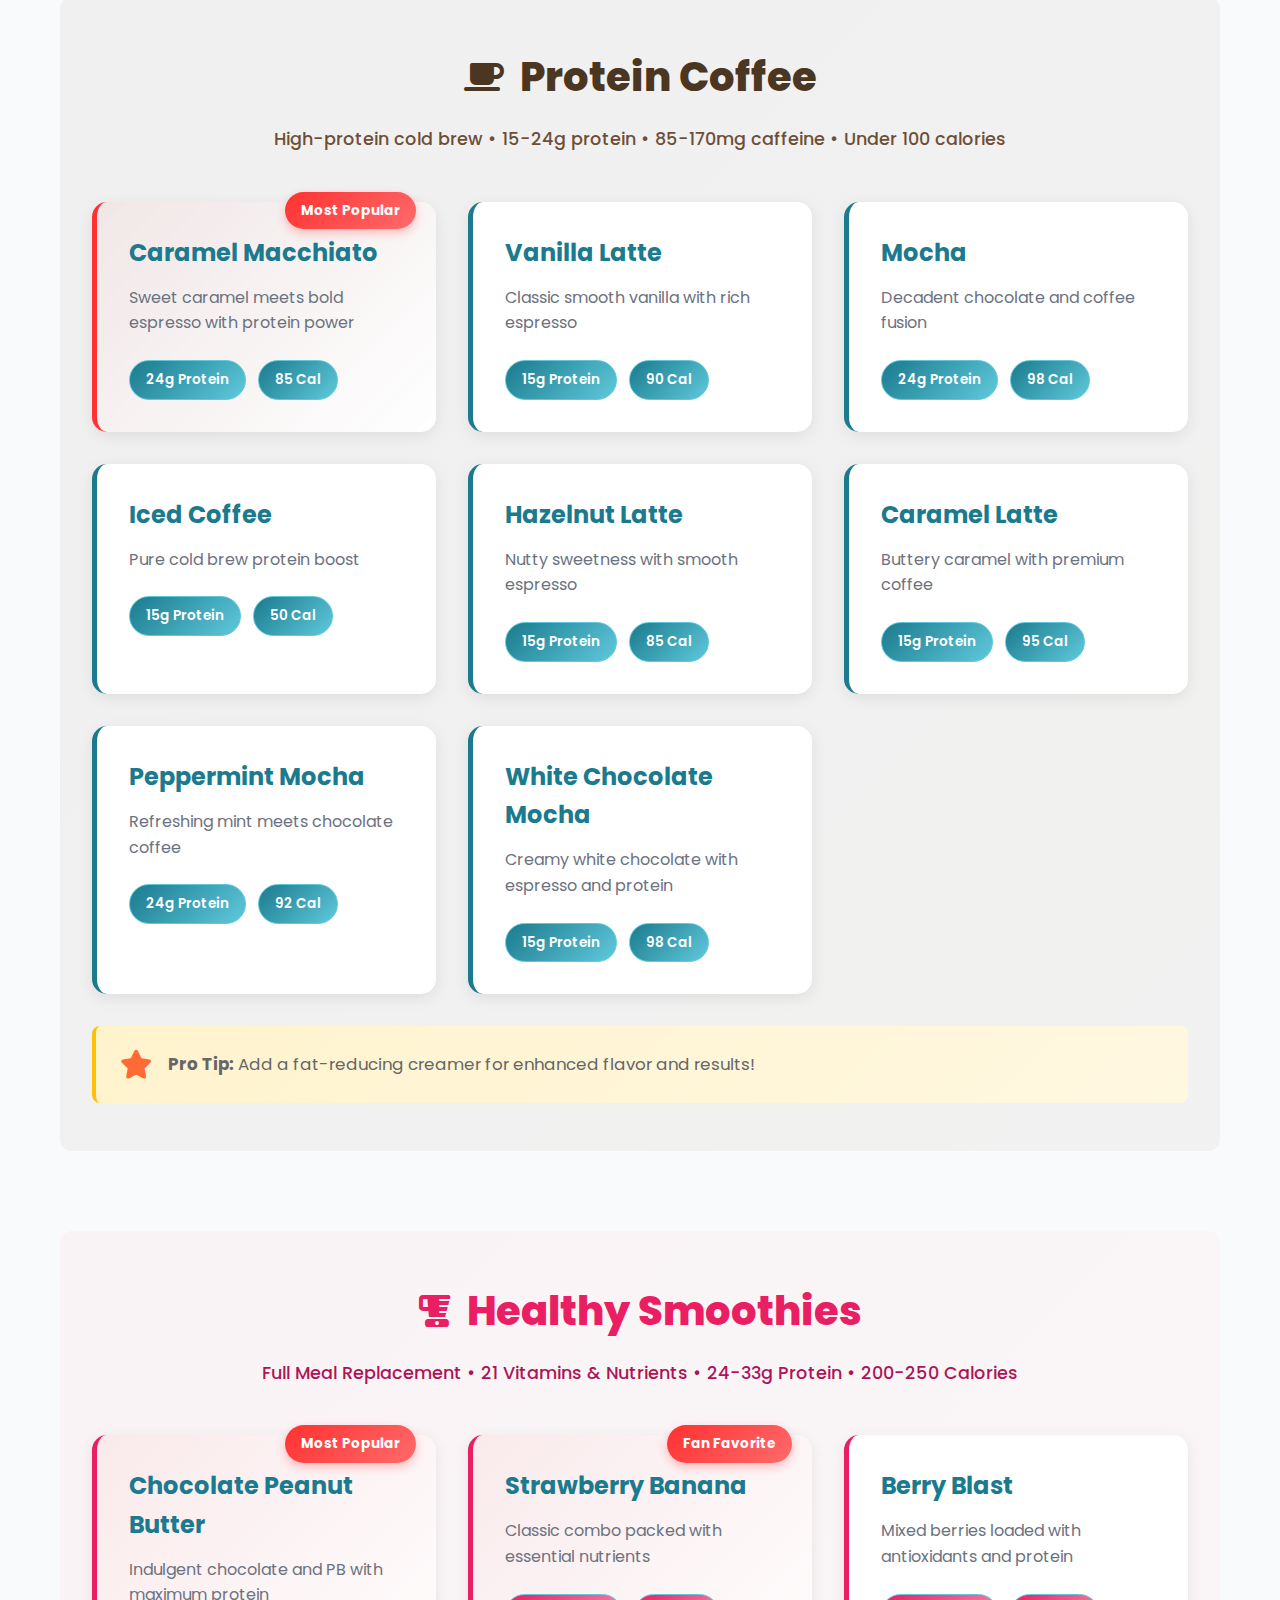
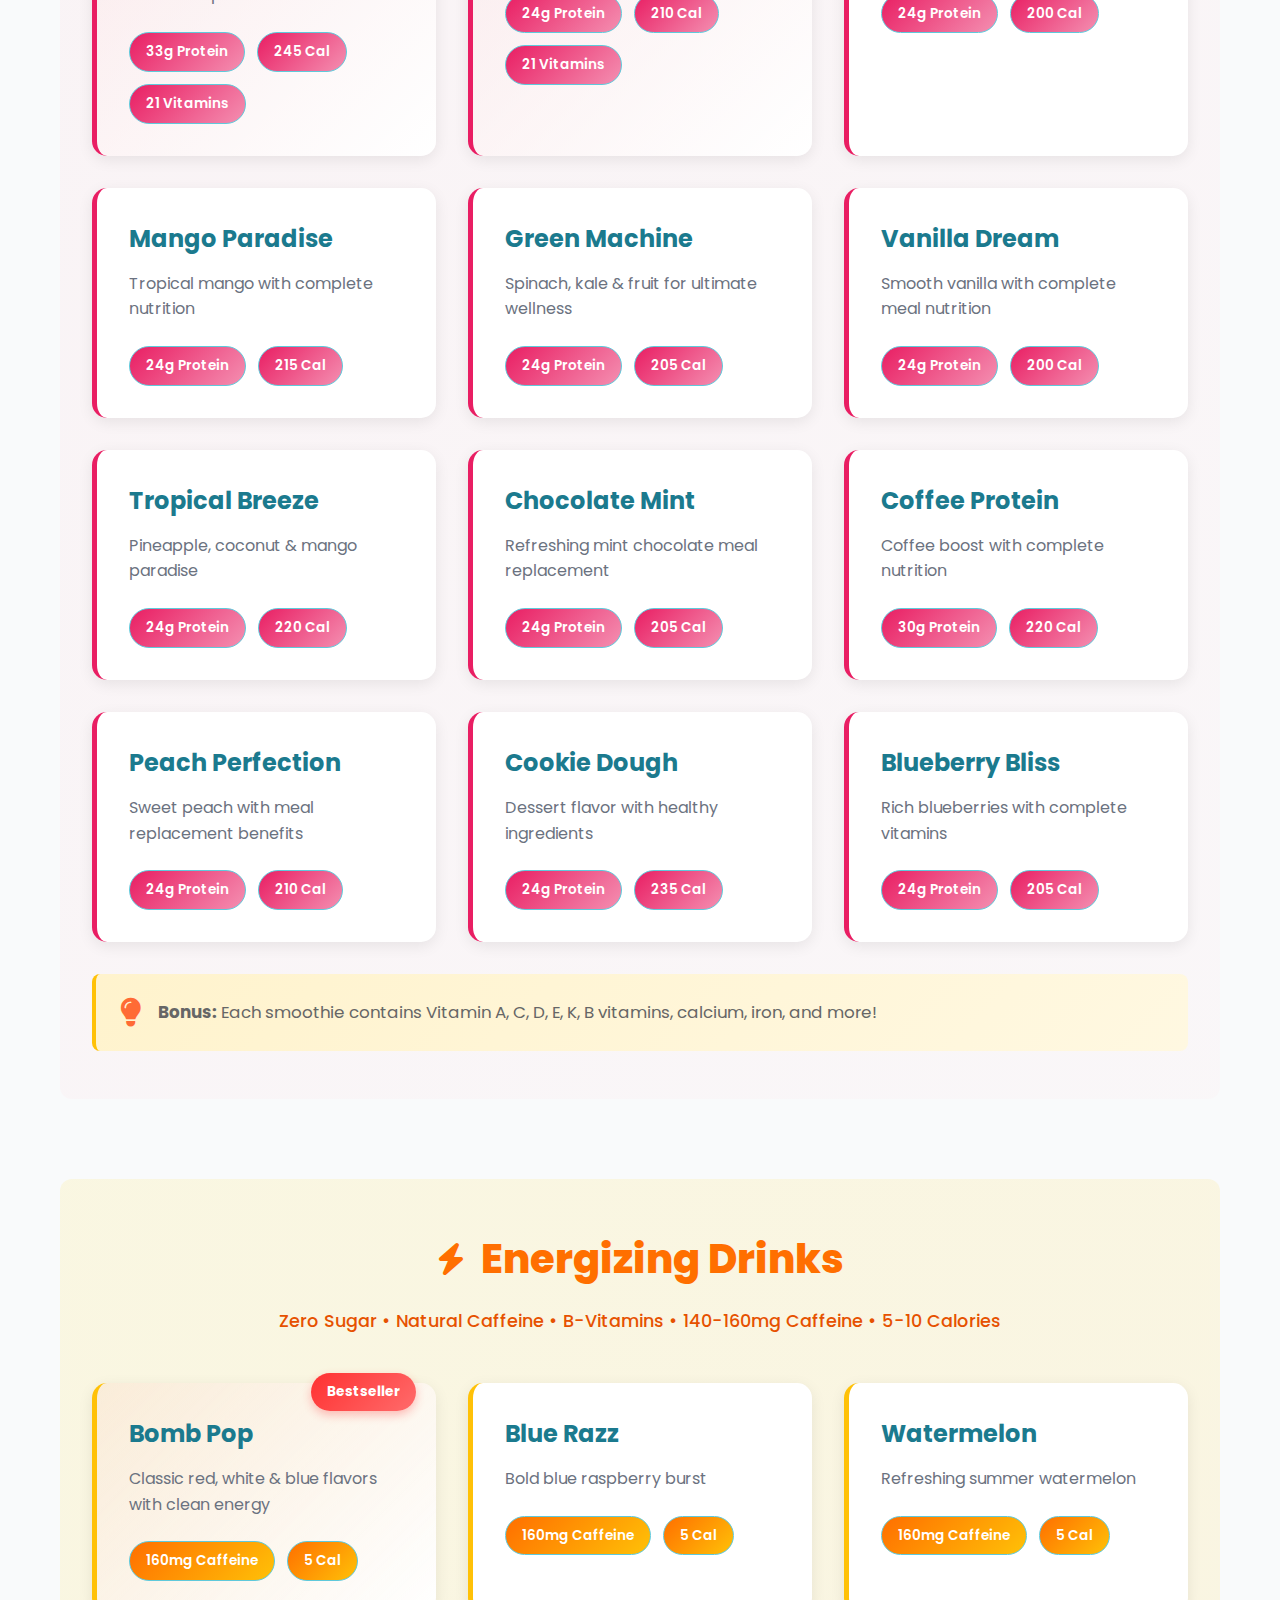
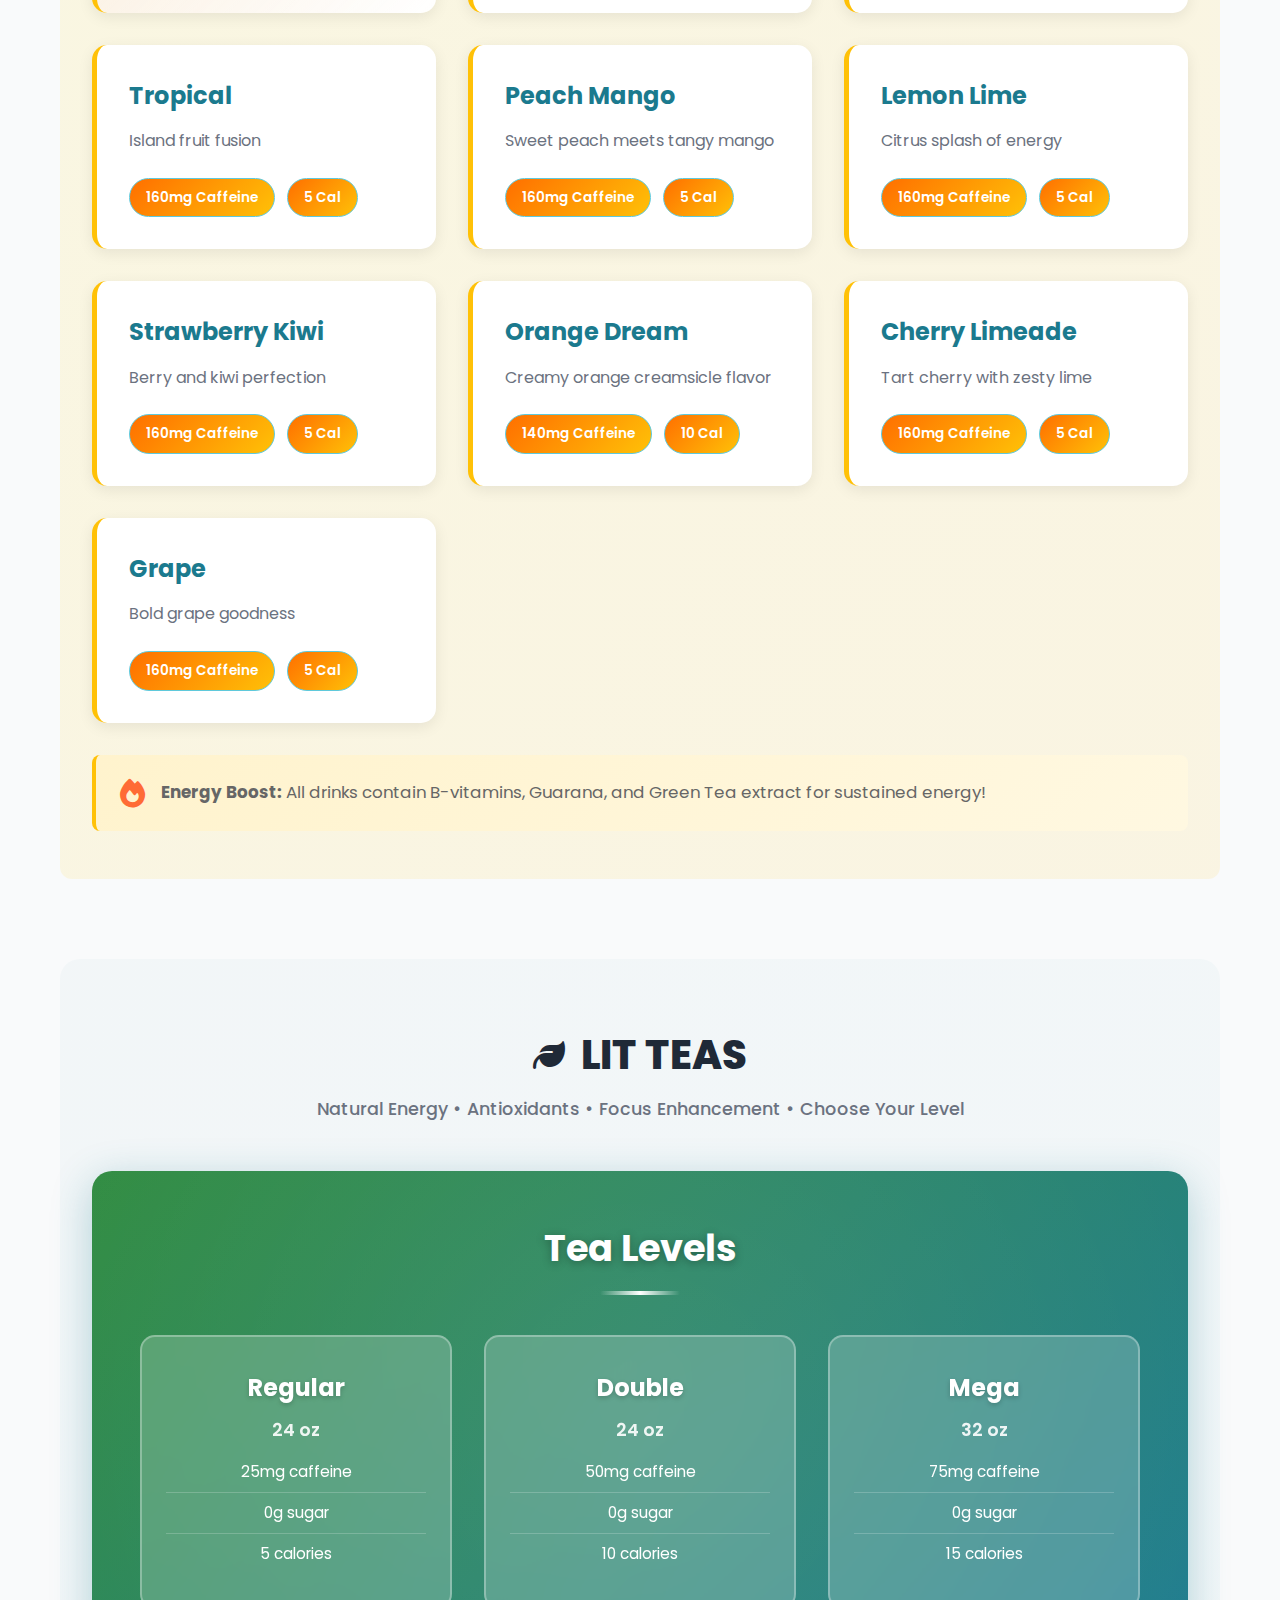
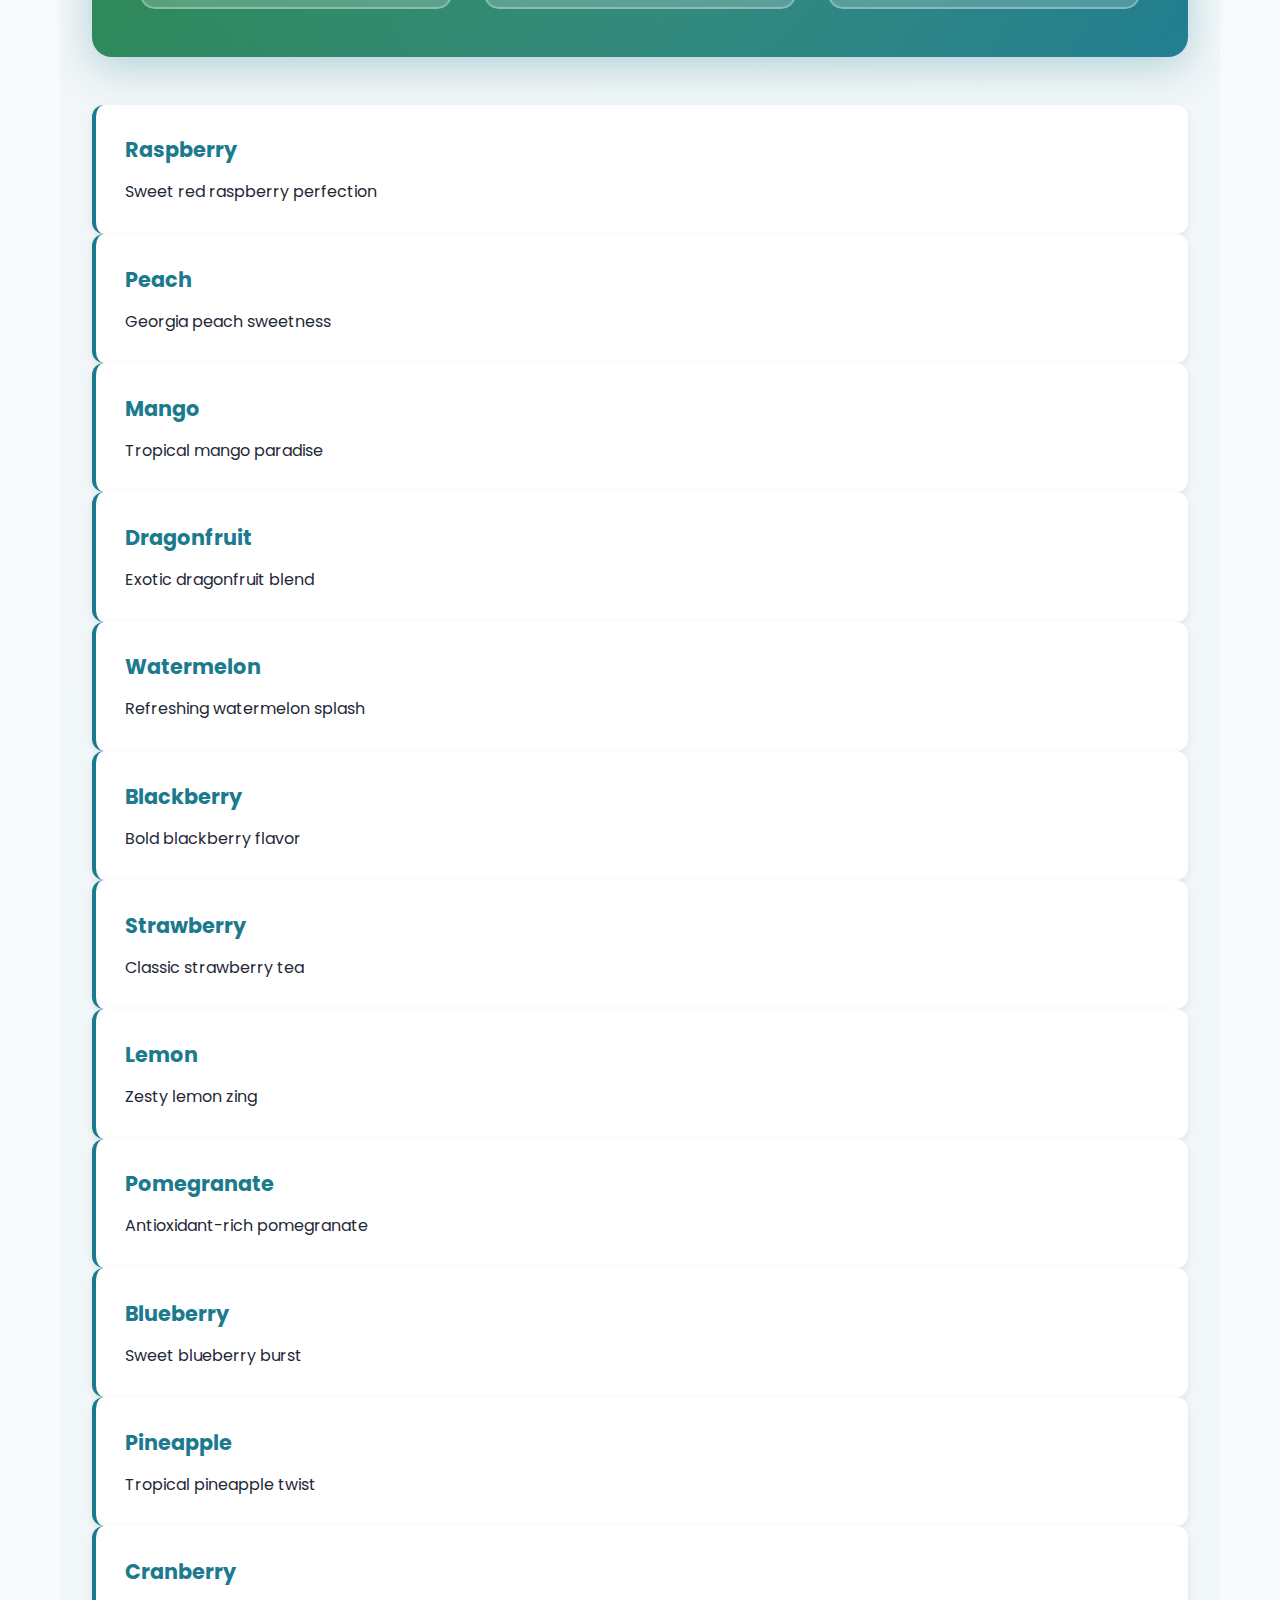
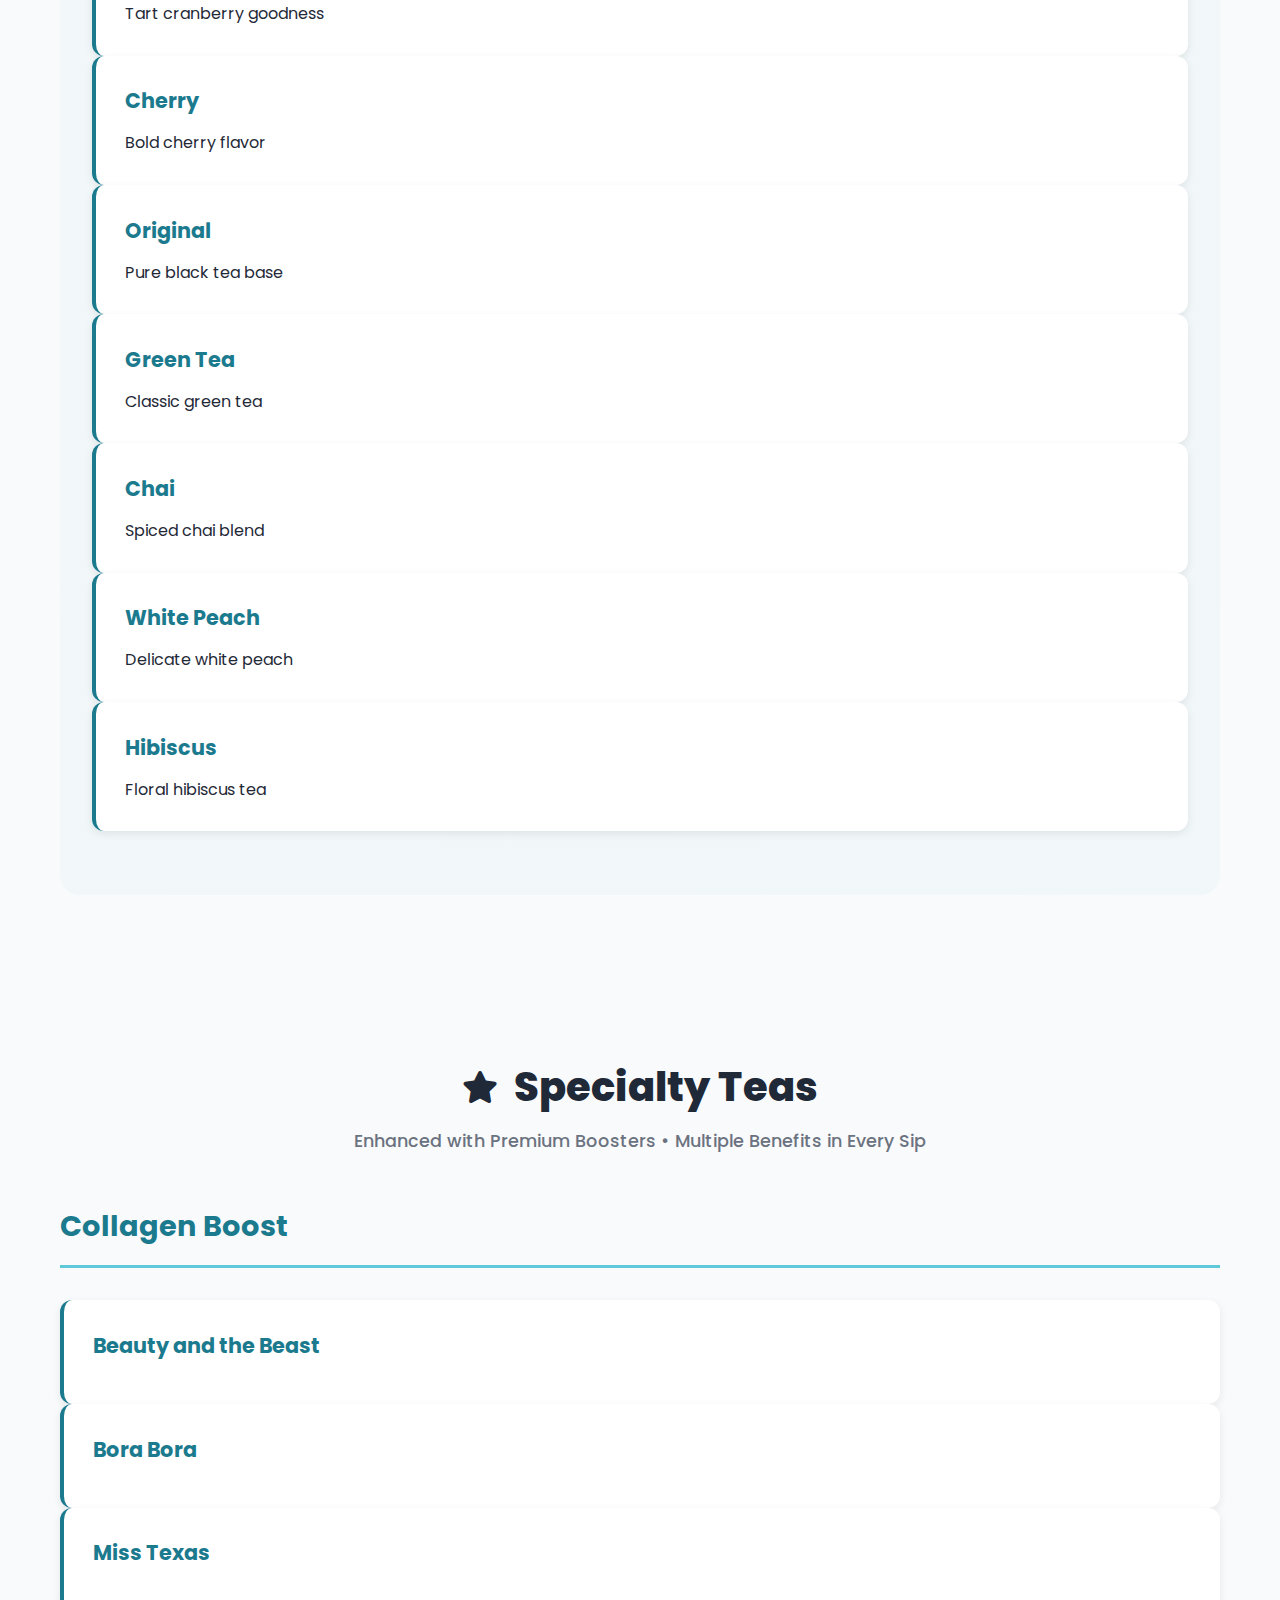
<file: menu.html>
<!DOCTYPE html>
<html lang="en">
<head>
    <meta charset="UTF-8">
    <meta name="viewport" content="width=device-width, initial-scale=1.0">
    <meta name="description" content="Full Menu - The Healthy Wave | Meals, Protein Coffee, Smoothies, Energy Drinks, LIT TEAS & More">
    <title>Full Menu | The Healthy Wave</title>
    <link rel="stylesheet" href="styles.css">
    <link href="https://fonts.googleapis.com/css2?family=Poppins:wght@300;400;600;700&family=Montserrat:wght@400;600;700&display=swap" rel="stylesheet">
    <link rel="stylesheet" href="https://cdnjs.cloudflare.com/ajax/libs/font-awesome/6.4.0/css/all.min.css">
    <link rel="stylesheet" href="menu-styles.css">
</head>
<body>
    <!-- Navigation -->
    <nav class="navbar">
        <div class="container">
            <div class="nav-wrapper">
                <a href="index.html" class="logo">
                    <img src="logo.png" alt="The Healthy Wave">
                    <span>The Healthy Wave</span>
                </a>
                <button class="mobile-menu-toggle" aria-label="Toggle menu">
                    <span></span>
                    <span></span>
                    <span></span>
                </button>
                <ul class="nav-menu">
                    <li><a href="index.html">Home</a></li>
                    <li><a href="index.html#about">About</a></li>
                    <li><a href="index.html#products">Products</a></li>
                    <li><a href="menu.html" class="active">Menu</a></li>
                    <li><a href="index.html#contact">Contact</a></li>
                    <li><a href="order-ahead.html" class="btn-order">Order Ahead</a></li>
                </ul>
            </div>
        </div>
    </nav>

    <!-- Menu Header -->
    <section class="menu-header">
        <div class="container">
            <h1>Our Full Menu</h1>
            <p class="menu-subtitle">Every drink crafted with premium ingredients for your health goals</p>
        </div>
    </section>

    <div class="menu-container">
        <div class="container">
            <!-- Menu Navigation -->
            <div class="menu-nav">
                <!-- Menu2 Items - First Row -->
                <a href="#meal-options" class="menu-nav-btn menu2-item">
                    <i class="fas fa-utensils"></i>
                    <span>Meal Options</span>
                </a>
                <a href="#meal-flavors" class="menu-nav-btn menu2-item">
                    <i class="fas fa-ice-cream"></i>
                    <span>Meal Flavors</span>
                </a>
                <a href="#coffee-drinks" class="menu-nav-btn menu2-item">
                    <i class="fas fa-mug-hot"></i>
                    <span>Coffee & Fraps</span>
                </a>
                <a href="#protein-snacks" class="menu-nav-btn menu2-item">
                    <i class="fas fa-cookie-bite"></i>
                    <span>Protein Snacks</span>
                </a>
                <a href="#boost-it" class="menu-nav-btn menu2-item">
                    <i class="fas fa-rocket"></i>
                    <span>Boost It!</span>
                </a>
                
                <!-- Menu1 Items - Second Row -->
                <a href="#protein-coffee" class="menu-nav-btn menu1-item">
                    <i class="fas fa-coffee"></i>
                    <span>Protein Coffee</span>
                </a>
                <a href="#smoothies" class="menu-nav-btn menu1-item">
                    <i class="fas fa-blender"></i>
                    <span>Smoothies</span>
                </a>
                <a href="#energy-drinks" class="menu-nav-btn menu1-item">
                    <i class="fas fa-bolt"></i>
                    <span>Energy Drinks</span>
                </a>
                <a href="#lit-teas" class="menu-nav-btn menu1-item">
                    <i class="fas fa-leaf"></i>
                    <span>LIT TEAS</span>
                </a>
                <a href="#specialty-teas" class="menu-nav-btn menu1-item">
                    <i class="fas fa-star"></i>
                    <span>Specialty Teas</span>
                </a>
                <a href="#greens-vegan" class="menu-nav-btn menu1-item">
                    <i class="fas fa-seedling"></i>
                    <span>Greens & Vegan</span>
                </a>
                <a href="#pre-workout" class="menu-nav-btn menu1-item">
                    <i class="fas fa-dumbbell"></i>
                    <span>Pre-Workout</span>
                </a>
                <a href="#refreshers" class="menu-nav-btn menu1-item">
                    <i class="fas fa-glass-water"></i>
                    <span>Refreshers</span>
                </a>
            </div>

            <!-- MEAL OPTIONS SECTION -->
            <section id="meal-options" class="menu-section meal-options-section">
                <div class="section-header">
                    <h2><i class="fas fa-utensils"></i> Meal Options</h2>
                    <p class="section-subtitle">Healthy Meal Replacement with over 24 Vitamins, Minerals and Nutrients</p>
                </div>

                <div class="meal-types-grid">
                    <div class="meal-type-card">
                        <h3>Smoothie</h3>
                    </div>
                    <div class="meal-type-card">
                        <h3>Waffle</h3>
                    </div>
                    <div class="meal-type-card">
                        <h3>Parfait</h3>
                    </div>
                    <div class="meal-type-card">
                        <h3>Oatmeal</h3>
                    </div>
                </div>

                <div class="meal-levels-container">
                    <h3 class="subsection-title">Meal Levels</h3>
                    <div class="meal-levels-grid">
                        <div class="meal-level-card gold-level">
                            <h4>GOLD</h4>
                            <ul class="nutrition-list">
                                <li><span class="label">Protein</span> <span class="value">24g</span></li>
                                <li><span class="label">Carbs</span> <span class="value">13g</span></li>
                                <li><span class="label">Fat</span> <span class="value">4.5g</span></li>
                                <li><span class="label">Calories</span> <span class="value">200</span></li>
                            </ul>
                        </div>
                        <div class="meal-level-card platinum-level">
                            <h4>PLATINUM</h4>
                            <ul class="nutrition-list">
                                <li><span class="label">Protein</span> <span class="value">31g</span></li>
                                <li><span class="label">Carbs</span> <span class="value">17g</span></li>
                                <li><span class="label">Fat</span> <span class="value">6g</span></li>
                                <li><span class="label">Calories</span> <span class="value">250</span></li>
                            </ul>
                        </div>
                    </div>
                </div>

                <div class="meal-extras-grid">
                    <div class="meal-extra-card kids-smoothie">
                        <h4>KIDS SMOOTHIE</h4>
                        <p class="age-note">10 & UNDER</p>
                        <ul class="nutrition-list">
                            <li><span class="label">Protein</span> <span class="value">17.5g</span></li>
                            <li><span class="label">Carbs</span> <span class="value">12.5g</span></li>
                            <li><span class="label">Fat</span> <span class="value">3g</span></li>
                            <li><span class="label">Calories</span> <span class="value">225</span></li>
                        </ul>
                    </div>
                    <div class="meal-extra-card stacked">
                        <h4>STACKED</h4>
                        <ul class="nutrition-list">
                            <li><span class="label">Protein</span> <span class="value">33g</span></li>
                            <li><span class="label">Carbs</span> <span class="value">28g</span></li>
                            <li><span class="label">Fat</span> <span class="value">6g</span></li>
                            <li><span class="label">Calories</span> <span class="value">280</span></li>
                        </ul>
                    </div>
                </div>
            </section>

            <!-- MEAL FLAVORS SECTION -->
            <section id="meal-flavors" class="menu-section meal-flavors-section">
                <div class="section-header">
                    <h2><i class="fas fa-ice-cream"></i> Meal Flavors</h2>
                    <p class="section-subtitle">Healthy Meal Replacement with over 24 Vitamins, Minerals and Nutrients</p>
                </div>

                <div class="flavor-categories">
                    <!-- VANILLA -->
                    <div class="flavor-category vanilla-category">
                        <h3 class="flavor-category-title">VANILLA</h3>
                        <div class="flavor-columns">
                            <ul class="flavor-list">
                                <li>Apple Pie</li>
                                <li>Butter Pecan</li>
                                <li>Birthday Cake</li>
                                <li>Cake Batter</li>
                                <li>Captain Crunch</li>
                                <li>Caramel Apple</li>
                                <li>Cheesecake</li>
                                <li>Cinn. Cake Donut</li>
                                <li>Cinnamon Roll</li>
                                <li>Cookies N' Cream</li>
                                <li>Dulce De Leche</li>
                            </ul>
                            <ul class="flavor-list">
                                <li>French Toast</li>
                                <li>French Vanilla</li>
                                <li>Kings Cake</li>
                                <li>Oatmeal Cookie</li>
                                <li>Pecan Pie</li>
                                <li>Pralines N' Cream</li>
                                <li>Rice Krispy Treat</li>
                                <li>Shamrock</li>
                                <li>Sugar Cookie</li>
                                <li>Wedding Cake</li>
                            </ul>
                        </div>
                    </div>

                    <!-- CHOCOLATE -->
                    <div class="flavor-category chocolate-category">
                        <h3 class="flavor-category-title">CHOCOLATE</h3>
                        <div class="flavor-columns">
                            <ul class="flavor-list">
                                <li>Brownie Batter</li>
                                <li>Dutch Chocolate</li>
                                <li>German Chocolate Cake</li>
                                <li>Oreo Cookie</li>
                                <li>Red Velvet</li>
                                <li>Rolo</li>
                            </ul>
                            <ul class="flavor-list">
                                <li>Rocky Road</li>
                                <li>Sticky Bun</li>
                                <li>Thin Mint Cookie</li>
                                <li>Tootsie Roll</li>
                                <li>Turtle Cheesecake</li>
                            </ul>
                        </div>
                    </div>

                    <!-- COFFEE-LOVER -->
                    <div class="flavor-category coffee-lover-category">
                        <h3 class="flavor-category-title">COFFEE-LOVER</h3>
                        <div class="flavor-columns">
                            <ul class="flavor-list">
                                <li>Cafe Latte</li>
                                <li>Caramel Latte</li>
                                <li>Lemon Coffee Cake</li>
                            </ul>
                            <ul class="flavor-list">
                                <li>Mint Latte</li>
                                <li>Mocha Almond</li>
                            </ul>
                        </div>
                    </div>

                    <!-- BANANA -->
                    <div class="flavor-category banana-category">
                        <h3 class="flavor-category-title">BANANA</h3>
                        <div class="flavor-columns">
                            <ul class="flavor-list">
                                <li>Banana Caramel</li>
                                <li>Banana Cream Pie</li>
                                <li>Banana Fudge Bomb</li>
                                <li>Banana Muffin</li>
                            </ul>
                            <ul class="flavor-list">
                                <li>Banana Nut Bread</li>
                                <li>Banana Split</li>
                                <li>Monkey Oats</li>
                            </ul>
                        </div>
                    </div>

                    <!-- P.B. LOVER -->
                    <div class="flavor-category pb-lover-category">
                        <h3 class="flavor-category-title">P.B. LOVER</h3>
                        <div class="flavor-columns">
                            <ul class="flavor-list">
                                <li>Butterfinger</li>
                                <li>Chunky Monkey</li>
                                <li>Elvis</li>
                                <li>Elvis Impersonator</li>
                                <li>Monster Cookie</li>
                                <li>No Bake Cookie</li>
                            </ul>
                            <ul class="flavor-list">
                                <li>Peanut Butter</li>
                                <li>Peanut Butter Cup</li>
                                <li>P.B. & J.</li>
                                <li>Peanut Butter Oreo</li>
                                <li>Snickers</li>
                                <li>Triple Chocolate P.B.</li>
                            </ul>
                        </div>
                    </div>

                    <!-- FRUIT FAN -->
                    <div class="flavor-category fruit-fan-category">
                        <h3 class="flavor-category-title">FRUIT FAN</h3>
                        <div class="flavor-columns">
                            <ul class="flavor-list">
                                <li>Blueberry Cheesecake</li>
                                <li>Blueberry Muffin</li>
                                <li>Chocolate Berry</li>
                                <li>Citrus Blast</li>
                                <li>Dreamsicle®</li>
                                <li>Fruity Pebbles</li>
                                <li>Key Lime Pie®</li>
                                <li>Lemon Blueberry</li>
                            </ul>
                            <ul class="flavor-list">
                                <li>Lemon Cookie</li>
                                <li>Lemon Icebox</li>
                                <li>Lemon Pound Cake</li>
                                <li>Orange Colada</li>
                                <li>Orange Push Pop</li>
                                <li>Pina Colada</li>
                                <li>Pineapple Mango</li>
                                <li>Sour Patch Kid®</li>
                            </ul>
                            <ul class="flavor-list">
                                <li>Strawberry Banana</li>
                                <li>Strawberry Nutter</li>
                                <li>Strawberry Cheesecake</li>
                                <li>Strawberry Lemonade</li>
                                <li>Wild Berry</li>
                                <li>Wild Berry Extreme®</li>
                            </ul>
                        </div>
                    </div>
                </div>
            </section>

            <!-- COFFEE & FRAPPUCCINOS SECTION -->
            <section id="coffee-drinks" class="menu-section coffee-drinks-section">
                <div class="section-header">
                    <h2><i class="fas fa-mug-hot"></i> Iced or Hot Coffee</h2>
                    <p class="section-subtitle">15-24 grams of protein, 85 mg of caffeine</p>
                </div>

                <div class="simple-menu-grid">
                    <div class="simple-menu-card">
                        <h3>Brwn Sgr Cinn.</h3>
                    </div>
                    <div class="simple-menu-card">
                        <h3>Caramel Latte</h3>
                    </div>
                    <div class="simple-menu-card">
                        <h3>Carm. Macchiato</h3>
                    </div>
                    <div class="simple-menu-card">
                        <h3>House Blend</h3>
                    </div>
                    <div class="simple-menu-card">
                        <h3>Mocha Blend</h3>
                    </div>
                    <div class="simple-menu-card">
                        <h3>House Almond</h3>
                    </div>
                    <div class="simple-menu-card">
                        <h3>Salted Car. Mocha</h3>
                    </div>
                </div>

                <div class="subsection-container">
                    <h3 class="subsection-title">Meal Replacement Frappuccinos</h3>
                    <div class="simple-menu-grid">
                        <div class="simple-menu-card">
                            <h3>Caramel Mocha</h3>
                        </div>
                        <div class="simple-menu-card">
                            <h3>Mint Mocha</h3>
                        </div>
                        <div class="simple-menu-card">
                            <h3>Salted Caramel</h3>
                        </div>
                        <div class="simple-menu-card">
                            <h3>Strawberry Creme</h3>
                        </div>
                        <div class="simple-menu-card">
                            <h3>White Choc. Mocha</h3>
                        </div>
                    </div>
                </div>
            </section>

            <!-- PROTEIN SNACKS SECTION -->
            <section id="protein-snacks" class="menu-section protein-snacks-section">
                <div class="section-header">
                    <h2><i class="fas fa-cookie-bite"></i> Protein Snacks</h2>
                </div>

                <div class="simple-menu-grid">
                    <div class="simple-menu-card">
                        <h3>Achieve Protein Bar</h3>
                    </div>
                    <div class="simple-menu-card">
                        <h3>Protein Bites</h3>
                    </div>
                    <div class="simple-menu-card">
                        <h3>Meal Bar</h3>
                    </div>
                    <div class="simple-menu-card">
                        <h3>Protein Bar</h3>
                    </div>
                    <div class="simple-menu-card">
                        <h3>Protein Cake Pops</h3>
                    </div>
                </div>
            </section>

            <!-- BOOST IT! SECTION -->
            <section id="boost-it" class="menu-section boost-it-section">
                <div class="section-header">
                    <h2><i class="fas fa-rocket"></i> Boost It!</h2>
                </div>

                <div class="boost-grid">
                    <div class="boost-card">
                        <h3>Fat Release</h3>
                    </div>
                    <div class="boost-card">
                        <h3>Fat Reducer Shot</h3>
                    </div>
                    <div class="boost-card">
                        <h3>Collagen</h3>
                    </div>
                    <div class="boost-card">
                        <h3>CR7 Electrolytes</h3>
                    </div>
                    <div class="boost-card">
                        <h3>H30 Electrolytes</h3>
                    </div>
                    <div class="boost-card">
                        <h3>Lift Off</h3>
                    </div>
                    <div class="boost-card">
                        <h3>Nitric Oxide</h3>
                    </div>
                    <div class="boost-card">
                        <h3>Protein Boost</h3>
                    </div>
                    <div class="boost-card">
                        <h3>Seasonal Immunity</h3>
                    </div>
                    <div class="boost-card">
                        <h3>Vitamin C</h3>
                    </div>
                    <div class="boost-card">
                        <h3>Zinc</h3>
                    </div>
                    <div class="boost-card">
                        <h3>Fiber</h3>
                    </div>
                    <div class="boost-card">
                        <h3>BCAA's</h3>
                    </div>
                </div>
            </section>

            <!-- NOW THE EXISTING PROTEIN COFFEE SECTION -->
            <section id="protein-coffee" class="menu-section">
                <div class="section-header">
                    <h2><i class="fas fa-coffee"></i> Protein Coffee</h2>
                    <p class="section-subtitle">High-protein cold brew • 15-24g protein • 85-170mg caffeine • Under 100 calories</p>
                </div>

                <div class="menu-grid-3col">
                    <div class="menu-item-card featured">
                        <div class="item-badge">Most Popular</div>
                        <h3>Caramel Macchiato</h3>
                        <p class="item-desc">Sweet caramel meets bold espresso with protein power</p>
                        <div class="nutrition-pills">
                            <span class="pill">24g Protein</span>
                            <span class="pill">85 Cal</span>
                        </div>
                    </div>

                    <div class="menu-item-card">
                        <h3>Vanilla Latte</h3>
                        <p class="item-desc">Classic smooth vanilla with rich espresso</p>
                        <div class="nutrition-pills">
                            <span class="pill">15g Protein</span>
                            <span class="pill">90 Cal</span>
                        </div>
                    </div>

                    <div class="menu-item-card">
                        <h3>Mocha</h3>
                        <p class="item-desc">Decadent chocolate and coffee fusion</p>
                        <div class="nutrition-pills">
                            <span class="pill">24g Protein</span>
                            <span class="pill">98 Cal</span>
                        </div>
                    </div>

                    <div class="menu-item-card">
                        <h3>Iced Coffee</h3>
                        <p class="item-desc">Pure cold brew protein boost</p>
                        <div class="nutrition-pills">
                            <span class="pill">15g Protein</span>
                            <span class="pill">50 Cal</span>
                        </div>
                    </div>

                    <div class="menu-item-card">
                        <h3>Hazelnut Latte</h3>
                        <p class="item-desc">Nutty sweetness with smooth espresso</p>
                        <div class="nutrition-pills">
                            <span class="pill">15g Protein</span>
                            <span class="pill">85 Cal</span>
                        </div>
                    </div>

                    <div class="menu-item-card">
                        <h3>Caramel Latte</h3>
                        <p class="item-desc">Buttery caramel with premium coffee</p>
                        <div class="nutrition-pills">
                            <span class="pill">15g Protein</span>
                            <span class="pill">95 Cal</span>
                        </div>
                    </div>

                    <div class="menu-item-card">
                        <h3>Peppermint Mocha</h3>
                        <p class="item-desc">Refreshing mint meets chocolate coffee</p>
                        <div class="nutrition-pills">
                            <span class="pill">24g Protein</span>
                            <span class="pill">92 Cal</span>
                        </div>
                    </div>

                    <div class="menu-item-card">
                        <h3>White Chocolate Mocha</h3>
                        <p class="item-desc">Creamy white chocolate with espresso and protein</p>
                        <div class="nutrition-pills">
                            <span class="pill">15g Protein</span>
                            <span class="pill">98 Cal</span>
                        </div>
                    </div>
                </div>

                <div class="pro-tip-box">
                    <i class="fas fa-star"></i>
                    <p><strong>Pro Tip:</strong> Add a fat-reducing creamer for enhanced flavor and results!</p>
                </div>
            </section>

            <!-- Healthy Smoothies Section -->
            <section id="smoothies" class="menu-section">
                <div class="section-header">
                    <h2><i class="fas fa-blender"></i> Healthy Smoothies</h2>
                    <p class="section-subtitle">Full Meal Replacement • 21 Vitamins & Nutrients • 24-33g Protein • 200-250 Calories</p>
                </div>

                <div class="menu-grid-3col">
                    <div class="menu-item-card featured">
                        <div class="item-badge">Most Popular</div>
                        <h3>Chocolate Peanut Butter</h3>
                        <p class="item-desc">Indulgent chocolate and PB with maximum protein</p>
                        <div class="nutrition-pills">
                            <span class="pill">33g Protein</span>
                            <span class="pill">245 Cal</span>
                            <span class="pill">21 Vitamins</span>
                        </div>
                    </div>

                    <div class="menu-item-card featured">
                        <div class="item-badge">Fan Favorite</div>
                        <h3>Strawberry Banana</h3>
                        <p class="item-desc">Classic combo packed with essential nutrients</p>
                        <div class="nutrition-pills">
                            <span class="pill">24g Protein</span>
                            <span class="pill">210 Cal</span>
                            <span class="pill">21 Vitamins</span>
                        </div>
                    </div>

                    <div class="menu-item-card">
                        <h3>Berry Blast</h3>
                        <p class="item-desc">Mixed berries loaded with antioxidants and protein</p>
                        <div class="nutrition-pills">
                            <span class="pill">24g Protein</span>
                            <span class="pill">200 Cal</span>
                        </div>
                    </div>

                    <div class="menu-item-card">
                        <h3>Mango Paradise</h3>
                        <p class="item-desc">Tropical mango with complete nutrition</p>
                        <div class="nutrition-pills">
                            <span class="pill">24g Protein</span>
                            <span class="pill">215 Cal</span>
                        </div>
                    </div>

                    <div class="menu-item-card">
                        <h3>Green Machine</h3>
                        <p class="item-desc">Spinach, kale & fruit for ultimate wellness</p>
                        <div class="nutrition-pills">
                            <span class="pill">24g Protein</span>
                            <span class="pill">205 Cal</span>
                        </div>
                    </div>

                    <div class="menu-item-card">
                        <h3>Vanilla Dream</h3>
                        <p class="item-desc">Smooth vanilla with complete meal nutrition</p>
                        <div class="nutrition-pills">
                            <span class="pill">24g Protein</span>
                            <span class="pill">200 Cal</span>
                        </div>
                    </div>

                    <div class="menu-item-card">
                        <h3>Tropical Breeze</h3>
                        <p class="item-desc">Pineapple, coconut & mango paradise</p>
                        <div class="nutrition-pills">
                            <span class="pill">24g Protein</span>
                            <span class="pill">220 Cal</span>
                        </div>
                    </div>

                    <div class="menu-item-card">
                        <h3>Chocolate Mint</h3>
                        <p class="item-desc">Refreshing mint chocolate meal replacement</p>
                        <div class="nutrition-pills">
                            <span class="pill">24g Protein</span>
                            <span class="pill">205 Cal</span>
                        </div>
                    </div>

                    <div class="menu-item-card">
                        <h3>Coffee Protein</h3>
                        <p class="item-desc">Coffee boost with complete nutrition</p>
                        <div class="nutrition-pills">
                            <span class="pill">30g Protein</span>
                            <span class="pill">220 Cal</span>
                        </div>
                    </div>

                    <div class="menu-item-card">
                        <h3>Peach Perfection</h3>
                        <p class="item-desc">Sweet peach with meal replacement benefits</p>
                        <div class="nutrition-pills">
                            <span class="pill">24g Protein</span>
                            <span class="pill">210 Cal</span>
                        </div>
                    </div>

                    <div class="menu-item-card">
                        <h3>Cookie Dough</h3>
                        <p class="item-desc">Dessert flavor with healthy ingredients</p>
                        <div class="nutrition-pills">
                            <span class="pill">24g Protein</span>
                            <span class="pill">235 Cal</span>
                        </div>
                    </div>

                    <div class="menu-item-card">
                        <h3>Blueberry Bliss</h3>
                        <p class="item-desc">Rich blueberries with complete vitamins</p>
                        <div class="nutrition-pills">
                            <span class="pill">24g Protein</span>
                            <span class="pill">205 Cal</span>
                        </div>
                    </div>
                </div>

                <div class="pro-tip-box">
                    <i class="fas fa-lightbulb"></i>
                    <p><strong>Bonus:</strong> Each smoothie contains Vitamin A, C, D, E, K, B vitamins, calcium, iron, and more!</p>
                </div>
            </section>

            <!-- Energy Drinks Section -->
            <section id="energy-drinks" class="menu-section">
                <div class="section-header">
                    <h2><i class="fas fa-bolt"></i> Energizing Drinks</h2>
                    <p class="section-subtitle">Zero Sugar • Natural Caffeine • B-Vitamins • 140-160mg Caffeine • 5-10 Calories</p>
                </div>

                <div class="menu-grid-3col">
                    <div class="menu-item-card featured">
                        <div class="item-badge">Bestseller</div>
                        <h3>Bomb Pop</h3>
                        <p class="item-desc">Classic red, white & blue flavors with clean energy</p>
                        <div class="nutrition-pills">
                            <span class="pill">160mg Caffeine</span>
                            <span class="pill">5 Cal</span>
                        </div>
                    </div>

                    <div class="menu-item-card">
                        <h3>Blue Razz</h3>
                        <p class="item-desc">Bold blue raspberry burst</p>
                        <div class="nutrition-pills">
                            <span class="pill">160mg Caffeine</span>
                            <span class="pill">5 Cal</span>
                        </div>
                    </div>

                    <div class="menu-item-card">
                        <h3>Watermelon</h3>
                        <p class="item-desc">Refreshing summer watermelon</p>
                        <div class="nutrition-pills">
                            <span class="pill">160mg Caffeine</span>
                            <span class="pill">5 Cal</span>
                        </div>
                    </div>

                    <div class="menu-item-card">
                        <h3>Tropical</h3>
                        <p class="item-desc">Island fruit fusion</p>
                        <div class="nutrition-pills">
                            <span class="pill">160mg Caffeine</span>
                            <span class="pill">5 Cal</span>
                        </div>
                    </div>

                    <div class="menu-item-card">
                        <h3>Peach Mango</h3>
                        <p class="item-desc">Sweet peach meets tangy mango</p>
                        <div class="nutrition-pills">
                            <span class="pill">160mg Caffeine</span>
                            <span class="pill">5 Cal</span>
                        </div>
                    </div>

                    <div class="menu-item-card">
                        <h3>Lemon Lime</h3>
                        <p class="item-desc">Citrus splash of energy</p>
                        <div class="nutrition-pills">
                            <span class="pill">160mg Caffeine</span>
                            <span class="pill">5 Cal</span>
                        </div>
                    </div>

                    <div class="menu-item-card">
                        <h3>Strawberry Kiwi</h3>
                        <p class="item-desc">Berry and kiwi perfection</p>
                        <div class="nutrition-pills">
                            <span class="pill">160mg Caffeine</span>
                            <span class="pill">5 Cal</span>
                        </div>
                    </div>

                    <div class="menu-item-card">
                        <h3>Orange Dream</h3>
                        <p class="item-desc">Creamy orange creamsicle flavor</p>
                        <div class="nutrition-pills">
                            <span class="pill">140mg Caffeine</span>
                            <span class="pill">10 Cal</span>
                        </div>
                    </div>

                    <div class="menu-item-card">
                        <h3>Cherry Limeade</h3>
                        <p class="item-desc">Tart cherry with zesty lime</p>
                        <div class="nutrition-pills">
                            <span class="pill">160mg Caffeine</span>
                            <span class="pill">5 Cal</span>
                        </div>
                    </div>

                    <div class="menu-item-card">
                        <h3>Grape</h3>
                        <p class="item-desc">Bold grape goodness</p>
                        <div class="nutrition-pills">
                            <span class="pill">160mg Caffeine</span>
                            <span class="pill">5 Cal</span>
                        </div>
                    </div>
                </div>

                <div class="pro-tip-box">
                    <i class="fas fa-fire"></i>
                    <p><strong>Energy Boost:</strong> All drinks contain B-vitamins, Guarana, and Green Tea extract for sustained energy!</p>
                </div>
            </section>

            <!-- LIT TEAS Section -->
            <section id="lit-teas" class="menu-section tea-section">
                <div class="section-header">
                    <h2><i class="fas fa-leaf"></i> LIT TEAS</h2>
                    <p class="section-subtitle">Natural Energy • Antioxidants • Focus Enhancement • Choose Your Level</p>
                </div>

                <div class="tea-levels-box">
                    <h3>Tea Levels</h3>
                    <div class="tea-levels-grid">
                        <div class="tea-level">
                            <h4>Regular</h4>
                            <p class="size">24 oz</p>
                            <ul>
                                <li>25mg caffeine</li>
                                <li>0g sugar</li>
                                <li>5 calories</li>
                            </ul>
                        </div>
                        <div class="tea-level">
                            <h4>Double</h4>
                            <p class="size">24 oz</p>
                            <ul>
                                <li>50mg caffeine</li>
                                <li>0g sugar</li>
                                <li>10 calories</li>
                            </ul>
                        </div>
                        <div class="tea-level">
                            <h4>Mega</h4>
                            <p class="size">32 oz</p>
                            <ul>
                                <li>75mg caffeine</li>
                                <li>0g sugar</li>
                                <li>15 calories</li>
                            </ul>
                        </div>
                    </div>
                </div>

                <div class="tea-flavors-grid">
                    <div class="tea-card">
                        <h3>Raspberry</h3>
                        <p class="tea-desc">Sweet red raspberry perfection</p>
                    </div>
                    <div class="tea-card">
                        <h3>Peach</h3>
                        <p class="tea-desc">Georgia peach sweetness</p>
                    </div>
                    <div class="tea-card">
                        <h3>Mango</h3>
                        <p class="tea-desc">Tropical mango paradise</p>
                    </div>
                    <div class="tea-card">
                        <h3>Dragonfruit</h3>
                        <p class="tea-desc">Exotic dragonfruit blend</p>
                    </div>
                    <div class="tea-card">
                        <h3>Watermelon</h3>
                        <p class="tea-desc">Refreshing watermelon splash</p>
                    </div>
                    <div class="tea-card">
                        <h3>Blackberry</h3>
                        <p class="tea-desc">Bold blackberry flavor</p>
                    </div>
                    <div class="tea-card">
                        <h3>Strawberry</h3>
                        <p class="tea-desc">Classic strawberry tea</p>
                    </div>
                    <div class="tea-card">
                        <h3>Lemon</h3>
                        <p class="tea-desc">Zesty lemon zing</p>
                    </div>
                    <div class="tea-card">
                        <h3>Pomegranate</h3>
                        <p class="tea-desc">Antioxidant-rich pomegranate</p>
                    </div>
                    <div class="tea-card">
                        <h3>Blueberry</h3>
                        <p class="tea-desc">Sweet blueberry burst</p>
                    </div>
                    <div class="tea-card">
                        <h3>Pineapple</h3>
                        <p class="tea-desc">Tropical pineapple twist</p>
                    </div>
                    <div class="tea-card">
                        <h3>Cranberry</h3>
                        <p class="tea-desc">Tart cranberry goodness</p>
                    </div>
                    <div class="tea-card">
                        <h3>Cherry</h3>
                        <p class="tea-desc">Bold cherry flavor</p>
                    </div>
                    <div class="tea-card">
                        <h3>Original</h3>
                        <p class="tea-desc">Pure black tea base</p>
                    </div>
                    <div class="tea-card">
                        <h3>Green Tea</h3>
                        <p class="tea-desc">Classic green tea</p>
                    </div>
                    <div class="tea-card">
                        <h3>Chai</h3>
                        <p class="tea-desc">Spiced chai blend</p>
                    </div>
                    <div class="tea-card">
                        <h3>White Peach</h3>
                        <p class="tea-desc">Delicate white peach</p>
                    </div>
                    <div class="tea-card">
                        <h3>Hibiscus</h3>
                        <p class="tea-desc">Floral hibiscus tea</p>
                    </div>
                </div>
            </section>

            <!-- Specialty Teas Section -->
            <section id="specialty-teas" class="menu-section specialty-section">
                <div class="section-header">
                    <h2><i class="fas fa-star"></i> Specialty Teas</h2>
                    <p class="section-subtitle">Enhanced with Premium Boosters • Multiple Benefits in Every Sip</p>
                </div>

                <!-- Collagen Boost -->
                <div class="specialty-category">
                    <h3 class="category-title">Collagen Boost</h3>
                    <div class="tea-flavors-grid">
                        <div class="tea-card">
                            <h3>Beauty and the Beast</h3>
                        </div>
                        <div class="tea-card">
                            <h3>Bora Bora</h3>
                        </div>
                        <div class="tea-card">
                            <h3>Miss Texas</h3>
                        </div>
                        <div class="tea-card">
                            <h3>Strawberry Paradise</h3>
                        </div>
                        <div class="tea-card">
                            <h3>Watermelon Lemonade</h3>
                        </div>
                    </div>
                </div>

                <!-- Collagen + Electrolytes Boost -->
                <div class="specialty-category">
                    <h3 class="category-title">Collagen + Electrolytes Boost</h3>
                    <div class="tea-flavors-grid">
                        <div class="tea-card">
                            <h3>Acai Pom Bomb</h3>
                        </div>
                        <div class="tea-card">
                            <h3>Pretty N Pink</h3>
                        </div>
                        <div class="tea-card">
                            <h3>Screwdriver</h3>
                        </div>
                        <div class="tea-card">
                            <h3>Strawberry Orange</h3>
                        </div>
                    </div>
                </div>

                <!-- Collagen + Protein Boost -->
                <div class="specialty-category">
                    <h3 class="category-title">Collagen + Protein Boost</h3>
                    <div class="tea-flavors-grid">
                        <div class="tea-card">
                            <h3>Blue Nerds</h3>
                        </div>
                        <div class="tea-card">
                            <h3>Cherry Starburst</h3>
                        </div>
                        <div class="tea-card">
                            <h3>Maverick</h3>
                        </div>
                        <div class="tea-card">
                            <h3>Pretty N Pink</h3>
                        </div>
                        <div class="tea-card">
                            <h3>Southern Belle</h3>
                        </div>
                    </div>
                </div>

                <!-- Protein Boost -->
                <div class="specialty-category">
                    <h3 class="category-title">Protein Boost</h3>
                    <div class="tea-flavors-grid">
                        <div class="tea-card">
                            <h3>Astros</h3>
                        </div>
                        <div class="tea-card">
                            <h3>Lone Star</h3>
                        </div>
                        <div class="tea-card">
                            <h3>Peach Bellini</h3>
                        </div>
                    </div>
                </div>

                <!-- Inflammation Support -->
                <div class="specialty-category">
                    <h3 class="category-title">Inflammation Support</h3>
                    <div class="tea-flavors-grid">
                        <div class="tea-card">
                            <h3>Arnold Palmer</h3>
                        </div>
                        <div class="tea-card">
                            <h3>Cucumber Lime</h3>
                        </div>
                        <div class="tea-card">
                            <h3>Dracula</h3>
                        </div>
                        <div class="tea-card">
                            <h3>Gummy Worm</h3>
                        </div>
                        <div class="tea-card">
                            <h3>Hurricane</h3>
                        </div>
                        <div class="tea-card">
                            <h3>Iron Man</h3>
                        </div>
                        <div class="tea-card">
                            <h3>Jaws</h3>
                        </div>
                        <div class="tea-card">
                            <h3>Mermaid</h3>
                        </div>
                    </div>
                </div>

                <!-- Protein + Fiber Boost -->
                <div class="specialty-category">
                    <h3 class="category-title">Protein + Fiber Boost</h3>
                    <div class="tea-flavors-grid">
                        <div class="tea-card">
                            <h3>Peach Mango Bikini Season</h3>
                        </div>
                        <div class="tea-card">
                            <h3>Pineapple Mango Bikini Season</h3>
                        </div>
                        <div class="tea-card">
                            <h3>Bomb Pop</h3>
                        </div>
                        <div class="tea-card">
                            <h3>Tropical Bomb</h3>
                        </div>
                    </div>
                </div>

                <!-- Electrolyte Boost -->
                <div class="specialty-category">
                    <h3 class="category-title">Electrolyte Boost</h3>
                    <div class="tea-flavors-grid">
                        <div class="tea-card">
                            <h3>Mamba 24</h3>
                        </div>
                        <div class="tea-card">
                            <h3>Rocket</h3>
                        </div>
                    </div>
                </div>

                <!-- Probiotic Boost -->
                <div class="specialty-category">
                    <h3 class="category-title">Probiotic Boost</h3>
                    <div class="tea-flavors-grid">
                        <div class="tea-card">
                            <h3>Ocean Breeze</h3>
                        </div>
                    </div>
                </div>
            </section>

            <!-- Greens & Vegan Section -->
            <section id="greens-vegan" class="menu-section greens-section">
                <div class="section-header">
                    <h2><i class="fas fa-seedling"></i> Greens & Vegan</h2>
                    <p class="section-subtitle">Plant-Based • Nutrient Dense • Digestive Support • Immunity Boosting</p>
                </div>

                <div class="menu-grid-3col">
                    <div class="menu-item-card">
                        <h3>Greens Booster</h3>
                        <p class="item-desc">Complete daily greens with superfood blend</p>
                    </div>
                    <div class="menu-item-card">
                        <h3>Immunity Booster</h3>
                        <p class="item-desc">Vitamin C, Zinc, and immune-supporting nutrients</p>
                    </div>
                    <div class="menu-item-card">
                        <h3>Digestive Booster</h3>
                        <p class="item-desc">Probiotics and enzymes for gut health</p>
                    </div>
                    <div class="menu-item-card">
                        <h3>Vanilla Shake</h3>
                        <p class="item-desc">Vegan protein shake - smooth vanilla</p>
                    </div>
                    <div class="menu-item-card">
                        <h3>Chocolate Shake</h3>
                        <p class="item-desc">Vegan protein shake - rich chocolate</p>
                    </div>
                </div>
            </section>

            <!-- Pre-Workout Section -->
            <section id="pre-workout" class="menu-section preworkout-section">
                <div class="section-header">
                    <h2><i class="fas fa-dumbbell"></i> Pre-Workout</h2>
                    <p class="section-subtitle">Maximum Energy • Focus Enhancement • Endurance Boost • Performance Driven</p>
                </div>

                <div class="menu-grid-3col">
                    <div class="menu-item-card featured">
                        <div class="item-badge">Power Boost</div>
                        <h3>Prepare</h3>
                        <p class="item-desc">Complete pre-workout with beta-alanine and caffeine</p>
                    </div>
                    <div class="menu-item-card">
                        <h3>Mega Blast</h3>
                        <p class="item-desc">Maximum energy for intense workouts</p>
                    </div>
                    <div class="menu-item-card">
                        <h3>The Hulk</h3>
                        <p class="item-desc">Ultimate strength and power formula</p>
                    </div>
                </div>
            </section>

            <!-- Refreshers Section -->
            <section id="refreshers" class="menu-section refreshers-section">
                <div class="section-header">
                    <h2><i class="fas fa-glass-water"></i> Refreshers</h2>
                    <p class="section-subtitle">Hydrating • Light Caffeine • Refreshing Flavors • Perfect Anytime</p>
                </div>

                <div class="menu-grid-3col">
                    <div class="menu-item-card">
                        <h3>Blue Crush</h3>
                        <p class="item-desc">Tropical blue raspberry refreshment</p>
                    </div>
                    <div class="menu-item-card">
                        <h3>Gushers</h3>
                        <p class="item-desc">Fruity burst of hydration</p>
                    </div>
                    <div class="menu-item-card">
                        <h3>Jolly Rancher Twist</h3>
                        <p class="item-desc">Sweet candy-inspired flavor</p>
                    </div>
                    <div class="menu-item-card">
                        <h3>Malibu Sunset</h3>
                        <p class="item-desc">Tropical paradise in a cup</p>
                    </div>
                    <div class="menu-item-card">
                        <h3>Aloha</h3>
                        <p class="item-desc">Hawaiian pineapple coconut blend</p>
                    </div>
                </div>
            </section>

            <!-- Wave Combo -->
            <div class="wave-combo-section">
                <div class="wave-combo-content">
                    <h2><i class="fas fa-fire"></i> The Wave Combo</h2>
                    <p class="combo-desc">Start your day right with our signature combo:</p>
                    <div class="combo-items">
                        <div class="combo-item">
                            <i class="fas fa-mug-hot"></i>
                            <span>Protein Coffee</span>
                        </div>
                        <span class="combo-plus">+</span>
                        <div class="combo-item">
                            <i class="fas fa-blender"></i>
                            <span>Meal Smoothie</span>
                        </div>
                        <span class="combo-plus">+</span>
                        <div class="combo-item">
                            <i class="fas fa-leaf"></i>
                            <span>LIT TEA</span>
                        </div>
                    </div>
                    <p class="combo-note">Ask about our combo pricing!</p>
                </div>
            </div>

            <!-- Kids Note -->
            <div class="kids-note">
                <i class="fas fa-child"></i>
                <p><strong>For the Little Ones:</strong> We offer smaller portions and kid-friendly flavors for children 10 and under. Ask our team for recommendations!</p>
            </div>

        </div>
    </div>

    <!-- Footer -->
    <footer class="footer">
        <div class="container">
            <div class="footer-content">
                <div class="footer-section">
                    <h3>The Healthy Wave</h3>
                    <p>Premium nutrition drinks in League City, Texas</p>
                </div>
                <div class="footer-section">
                    <h4>Quick Links</h4>
                    <ul>
                        <li><a href="index.html">Home</a></li>
                        <li><a href="index.html#about">About</a></li>
                        <li><a href="menu.html">Menu</a></li>
                        <li><a href="index.html#contact">Contact</a></li>
                    </ul>
                </div>
                <div class="footer-section">
                    <h4>Connect</h4>
                    <div class="social-links">
                        <a href="#" aria-label="Facebook"><i class="fab fa-facebook"></i></a>
                        <a href="#" aria-label="Instagram"><i class="fab fa-instagram"></i></a>
                        <a href="#" aria-label="Twitter"><i class="fab fa-twitter"></i></a>
                    </div>
                </div>
            </div>
            <div class="footer-bottom">
                <p>&copy; 2024 The Healthy Wave. All rights reserved.</p>
            </div>
        </div>
    </footer>

    <script src="script.js"></script>
</body>
</html>
</file>
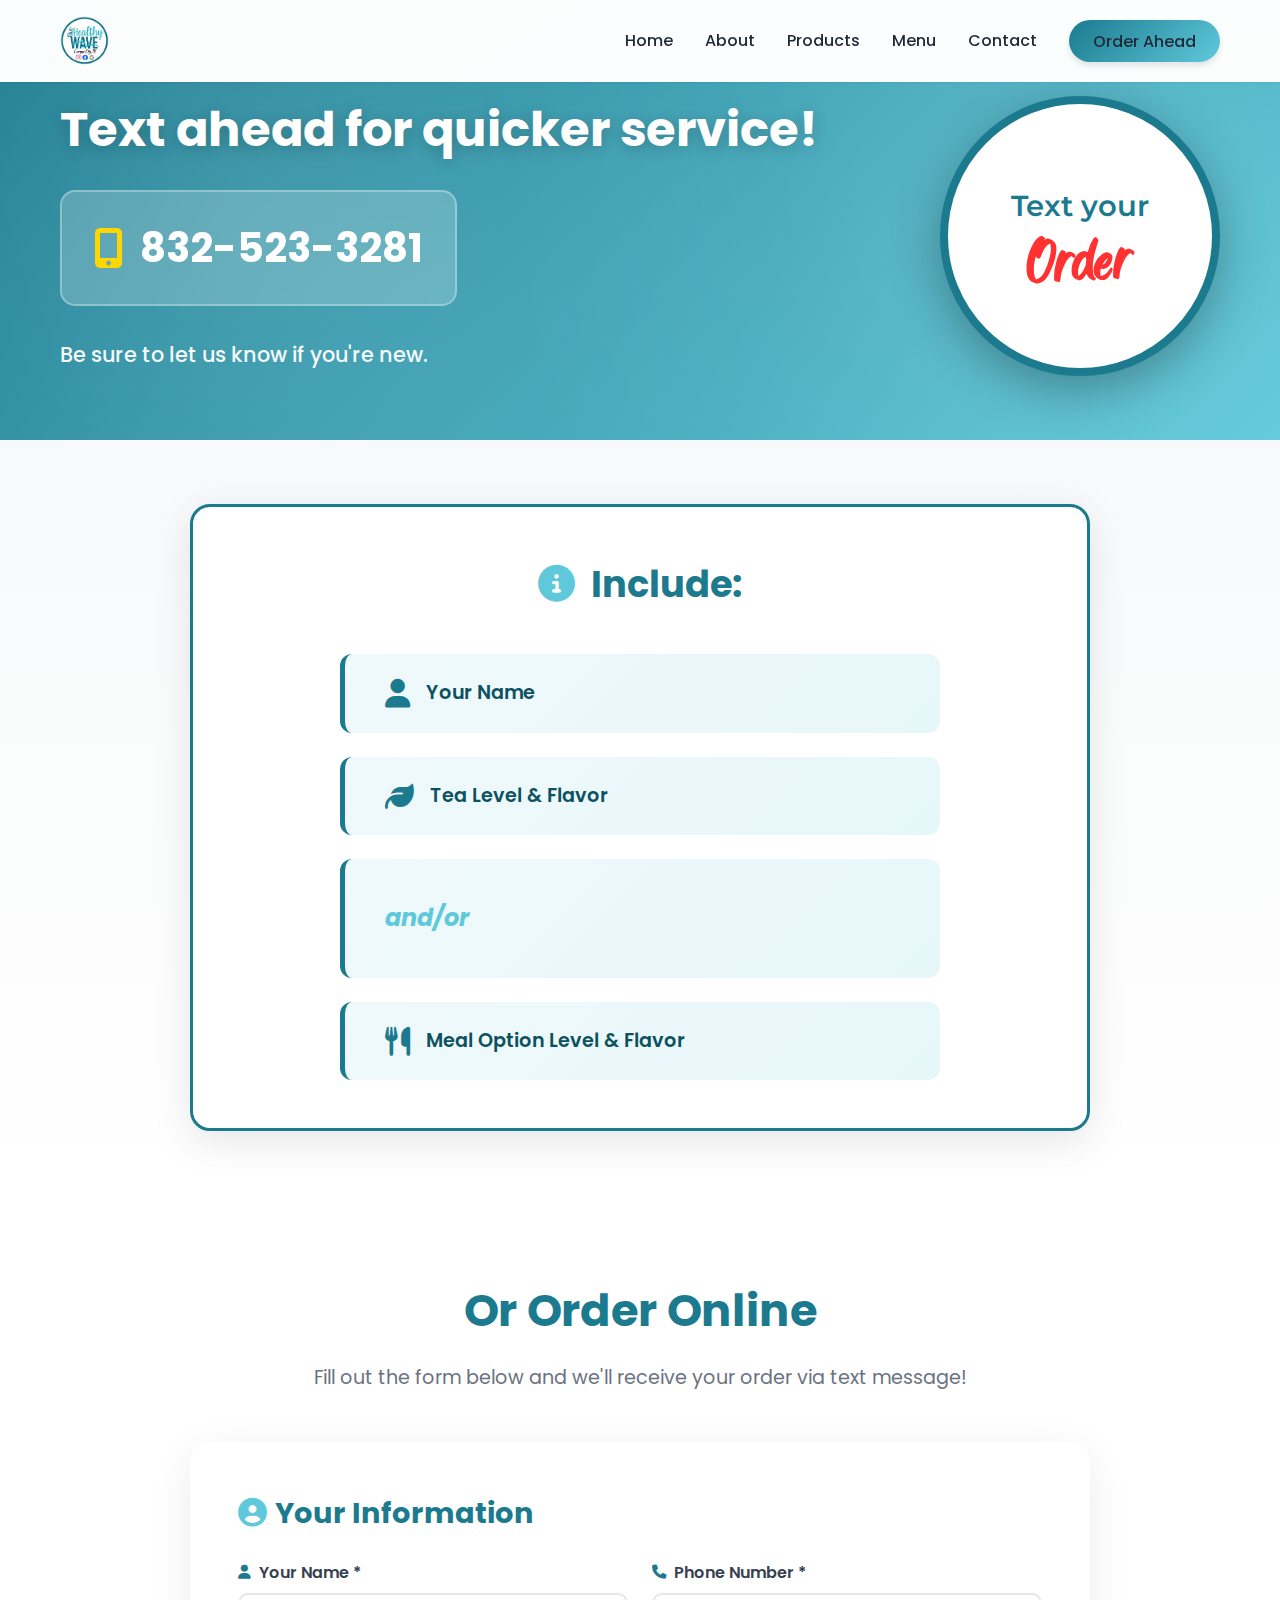
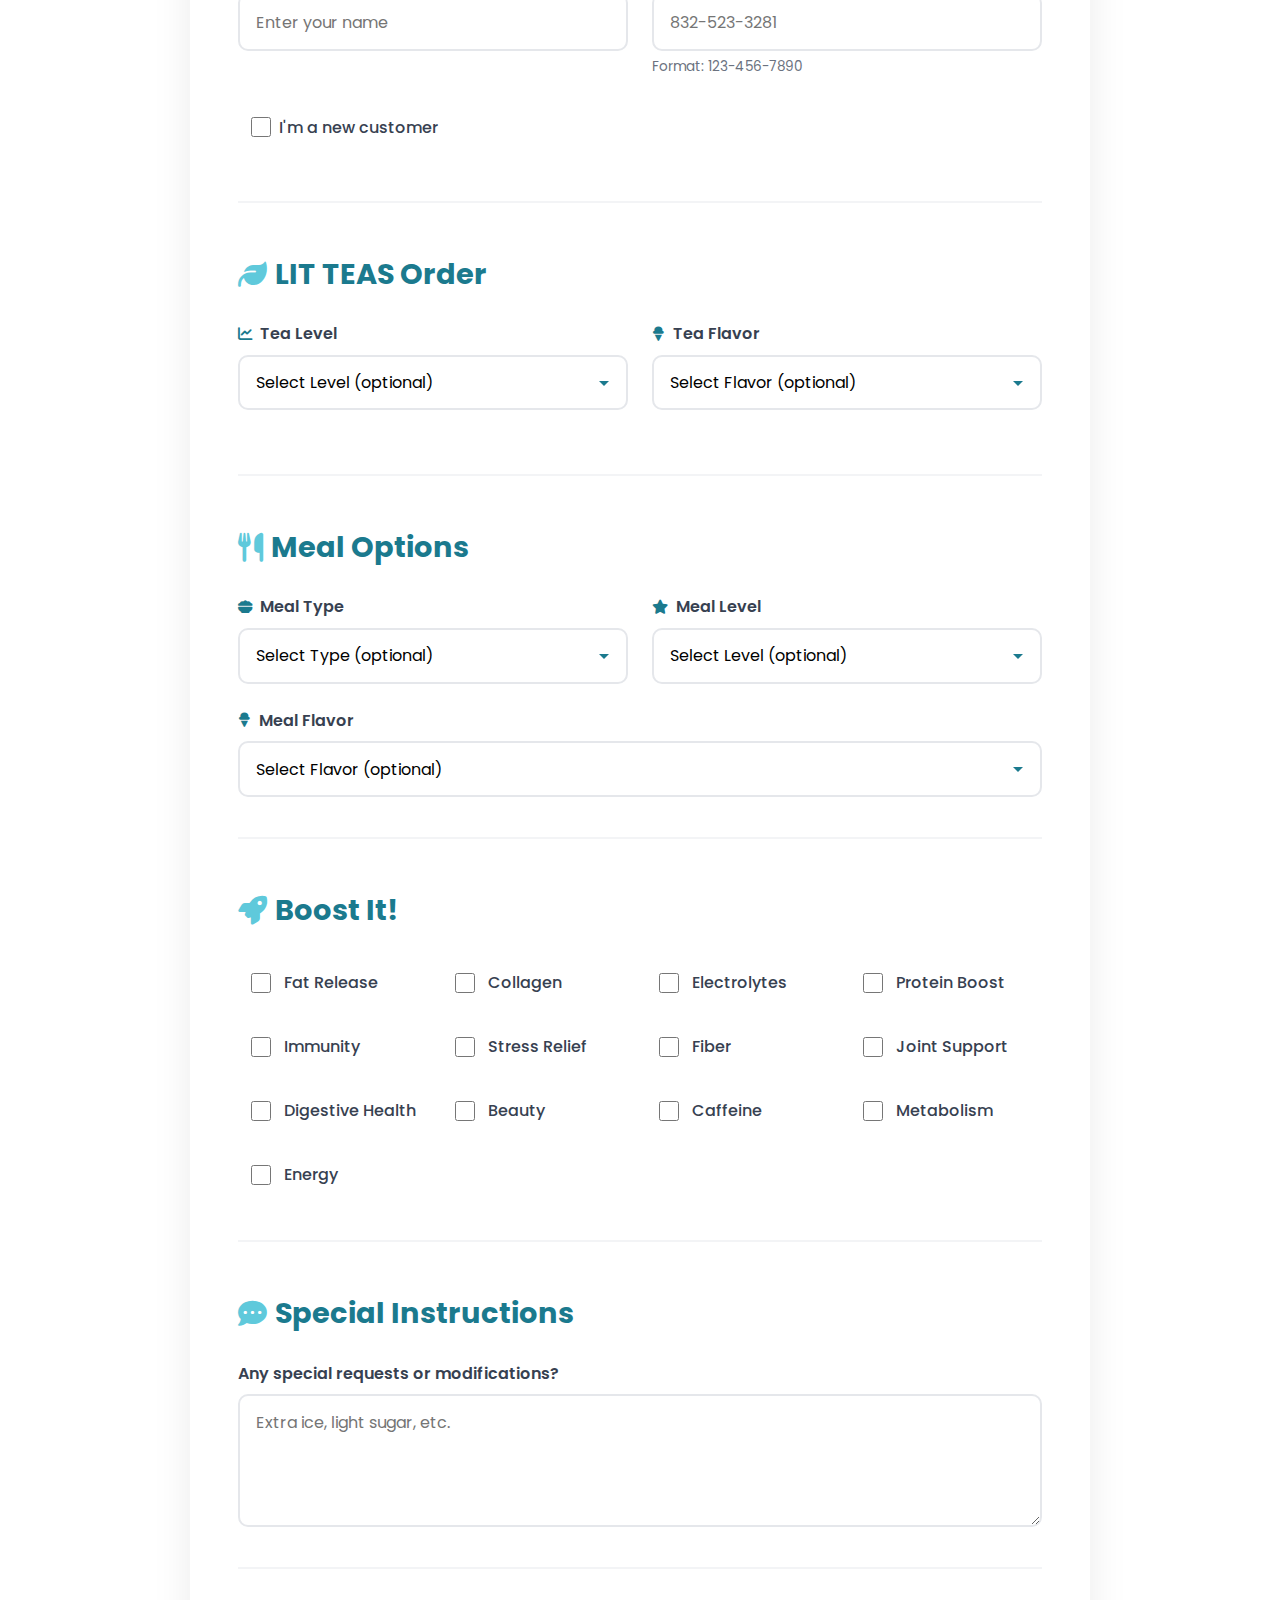
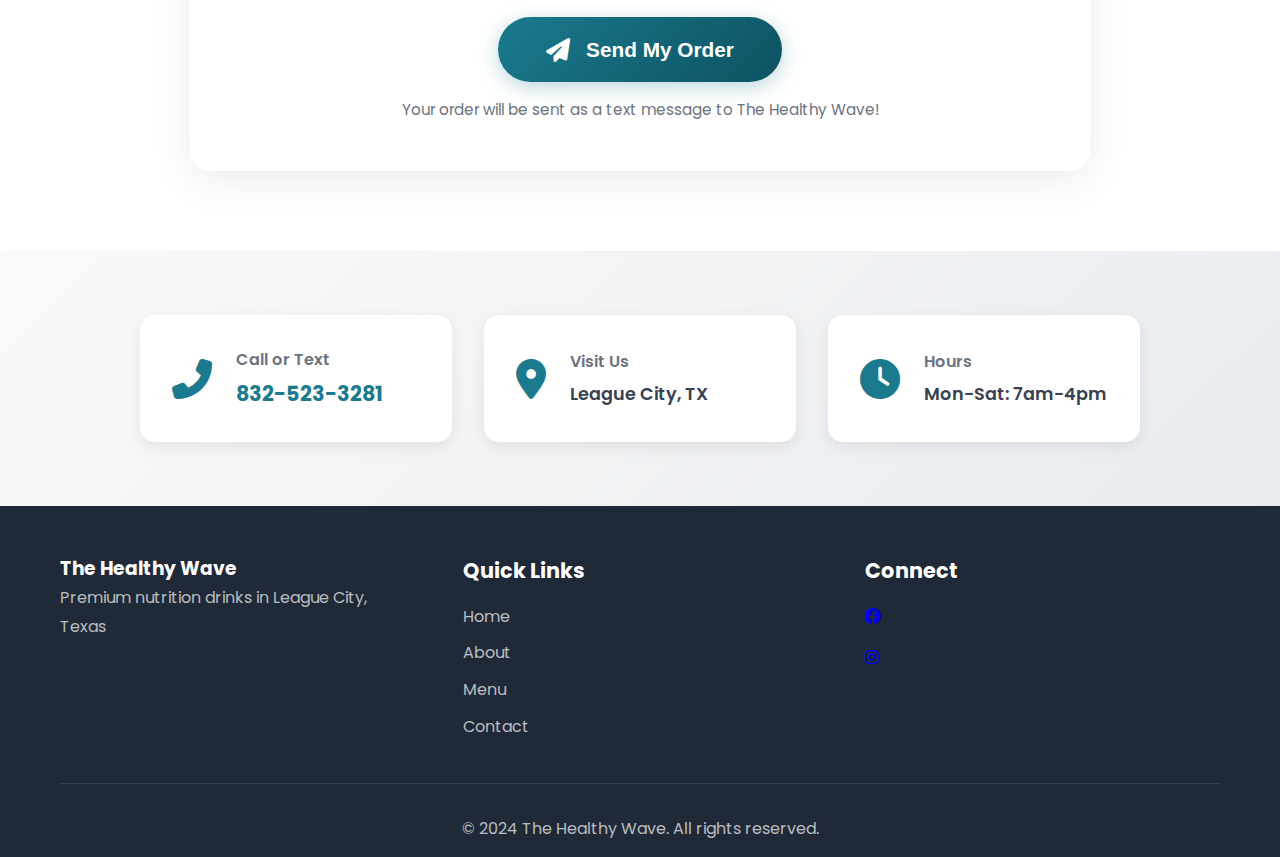
<file: order-ahead.html>
<!DOCTYPE html>
<html lang="en">
<head>
    <meta charset="UTF-8">
    <meta name="viewport" content="width=device-width, initial-scale=1.0">
    <meta name="description" content="Order Ahead - The Healthy Wave | Text your order for quick pickup">
    <title>Order Ahead | The Healthy Wave</title>
    <link rel="stylesheet" href="styles.css">
    <link rel="stylesheet" href="order-styles.css">
    <link href="https://fonts.googleapis.com/css2?family=Poppins:wght@300;400;600;700&family=Montserrat:wght@400;600;700&display=swap" rel="stylesheet">
    <link rel="stylesheet" href="https://cdnjs.cloudflare.com/ajax/libs/font-awesome/6.4.0/css/all.min.css">
</head>
<body>
    <!-- Navigation -->
    <nav class="navbar">
        <div class="container">
            <div class="nav-wrapper">
                <a href="index.html" class="logo">
                    <img src="logo.png" alt="The Healthy Wave">
                    <span>The Healthy Wave</span>
                </a>
                <button class="mobile-menu-toggle" aria-label="Toggle menu">
                    <span></span>
                    <span></span>
                    <span></span>
                </button>
                <ul class="nav-menu">
                    <li><a href="index.html">Home</a></li>
                    <li><a href="index.html#about">About</a></li>
                    <li><a href="index.html#products">Products</a></li>
                    <li><a href="menu.html">Menu</a></li>
                    <li><a href="index.html#contact">Contact</a></li>
                    <li><a href="order-ahead.html" class="btn-order active">Order Ahead</a></li>
                </ul>
            </div>
        </div>
    </nav>

    <!-- Order Header -->
    <section class="order-header">
        <div class="container">
            <div class="order-header-content">
                <div class="header-text">
                    <h1>Text ahead for quicker service!</h1>
                    <div class="phone-number">
                        <i class="fas fa-mobile-alt"></i>
                        <a href="tel:832-523-3281">832-523-3281</a>
                    </div>
                    <p class="header-subtitle">Be sure to let us know if you're new.</p>
                </div>
                <div class="header-image">
                    <div class="order-circle">
                        <div class="order-circle-content">
                            <span class="order-text">Text your</span>
                            <span class="order-text-emphasis">Order</span>
                        </div>
                    </div>
                </div>
            </div>
        </div>
    </section>

    <!-- Order Instructions -->
    <section class="order-instructions">
        <div class="container">
            <div class="instructions-card">
                <h2><i class="fas fa-info-circle"></i> Include:</h2>
                <div class="instructions-list">
                    <div class="instruction-item">
                        <i class="fas fa-user"></i>
                        <span>Your Name</span>
                    </div>
                    <div class="instruction-item">
                        <i class="fas fa-leaf"></i>
                        <span>Tea Level & Flavor</span>
                    </div>
                    <div class="instruction-item">
                        <span class="and-or">and/or</span>
                    </div>
                    <div class="instruction-item">
                        <i class="fas fa-utensils"></i>
                        <span>Meal Option Level & Flavor</span>
                    </div>
                </div>
            </div>
        </div>
    </section>

    <!-- Online Order Form -->
    <section class="order-form-section">
        <div class="container">
            <div class="form-intro">
                <h2>Or Order Online</h2>
                <p>Fill out the form below and we'll receive your order via text message!</p>
            </div>

            <form id="orderForm" class="order-form" action="https://formsubmit.co/7039158507@vtext.com" method="POST">
                <!-- FormSubmit Configuration (hidden fields) -->
                <input type="hidden" name="_subject" value="New Order from Website!">
                <input type="hidden" name="_captcha" value="false">
                <input type="hidden" name="_template" value="box">
                <input type="text" name="_honey" style="display:none">
                
                <!-- Customer Info -->
                <div class="form-section">
                    <h3><i class="fas fa-user-circle"></i> Your Information</h3>
                    <div class="form-row">
                        <div class="form-group">
                            <label for="customerName">
                                <i class="fas fa-user"></i> Your Name *
                            </label>
                            <input type="text" id="customerName" name="customerName" required placeholder="Enter your name">
                        </div>
                        <div class="form-group">
                            <label for="phoneNumber">
                                <i class="fas fa-phone"></i> Phone Number *
                            </label>
                            <input type="tel" id="phoneNumber" name="phoneNumber" required placeholder="832-523-3281" pattern="[0-9]{3}-[0-9]{3}-[0-9]{4}">
                            <small>Format: 123-456-7890</small>
                        </div>
                    </div>
                    <div class="form-group">
                        <label class="checkbox-label">
                            <input type="checkbox" id="newCustomer" name="newCustomer">
                            <span>I'm a new customer</span>
                        </label>
                    </div>
                </div>

                <!-- Tea Order -->
                <div class="form-section">
                    <h3><i class="fas fa-leaf"></i> LIT TEAS Order</h3>
                    <div class="form-row">
                        <div class="form-group">
                            <label for="teaLevel">
                                <i class="fas fa-chart-line"></i> Tea Level
                            </label>
                            <select id="teaLevel" name="teaLevel">
                                <option value="">Select Level (optional)</option>
                                <option value="Regular - 25mg caffeine">Regular (24oz) - 25mg caffeine</option>
                                <option value="Double - 50mg caffeine">Double (24oz) - 50mg caffeine</option>
                                <option value="Mega - 75mg caffeine">Mega (32oz) - 75mg caffeine</option>
                            </select>
                        </div>
                        <div class="form-group">
                            <label for="teaFlavor">
                                <i class="fas fa-ice-cream"></i> Tea Flavor
                            </label>
                            <select id="teaFlavor" name="teaFlavor">
                                <option value="">Select Flavor (optional)</option>
                                <optgroup label="Popular Flavors">
                                    <option value="Raspberry">Raspberry</option>
                                    <option value="Peach">Peach</option>
                                    <option value="Mango">Mango</option>
                                    <option value="Dragonfruit">Dragonfruit</option>
                                    <option value="Strawberry">Strawberry</option>
                                    <option value="Blueberry">Blueberry</option>
                                    <option value="Watermelon">Watermelon</option>
                                    <option value="Pineapple">Pineapple</option>
                                    <option value="Cranberry">Cranberry</option>
                                </optgroup>
                                <optgroup label="More Flavors">
                                    <option value="Cherry">Cherry</option>
                                    <option value="Grape">Grape</option>
                                    <option value="Lemon">Lemon</option>
                                    <option value="Orange">Orange</option>
                                    <option value="Coconut">Coconut</option>
                                    <option value="Pomegranate">Pomegranate</option>
                                </optgroup>
                                <optgroup label="Classic Teas">
                                    <option value="Original">Original (Black Tea)</option>
                                    <option value="Green Tea">Green Tea</option>
                                </optgroup>
                            </select>
                        </div>
                    </div>
                </div>

                <!-- Meal Order -->
                <div class="form-section">
                    <h3><i class="fas fa-utensils"></i> Meal Options</h3>
                    <div class="form-row">
                        <div class="form-group">
                            <label for="mealType">
                                <i class="fas fa-bowl-food"></i> Meal Type
                            </label>
                            <select id="mealType" name="mealType">
                                <option value="">Select Type (optional)</option>
                                <option value="Smoothie">Smoothie</option>
                                <option value="Waffle">Waffle</option>
                                <option value="Parfait">Parfait</option>
                                <option value="Oatmeal">Oatmeal</option>
                                <option value="Kids Smoothie">Kids Smoothie</option>
                                <option value="Stacked">Stacked</option>
                            </select>
                        </div>
                        <div class="form-group">
                            <label for="mealLevel">
                                <i class="fas fa-star"></i> Meal Level
                            </label>
                            <select id="mealLevel" name="mealLevel">
                                <option value="">Select Level (optional)</option>
                                <option value="Gold - 18-20g protein">Gold (18-20g protein)</option>
                                <option value="Platinum - 24g protein">Platinum (24g protein)</option>
                            </select>
                        </div>
                    </div>
                    <div class="form-group">
                        <label for="mealFlavor">
                            <i class="fas fa-ice-cream"></i> Meal Flavor
                        </label>
                        <select id="mealFlavor" name="mealFlavor">
                            <option value="">Select Flavor (optional)</option>
                            <optgroup label="Vanilla">
                                <option value="Vanilla - Classic Vanilla">Classic Vanilla</option>
                                <option value="Vanilla - Birthday Cake">Birthday Cake</option>
                                <option value="Vanilla - Cake Batter">Cake Batter</option>
                                <option value="Vanilla - Cheesecake">Cheesecake</option>
                                <option value="Vanilla - Coconut Cream Pie">Coconut Cream Pie</option>
                                <option value="Vanilla - Snickerdoodle">Snickerdoodle</option>
                                <option value="Vanilla - Sugar Cookie">Sugar Cookie</option>
                                <option value="Vanilla - Vanilla Wafer">Vanilla Wafer</option>
                            </optgroup>
                            <optgroup label="Chocolate">
                                <option value="Chocolate - Chocolate">Chocolate</option>
                                <option value="Chocolate - Brownie Batter">Brownie Batter</option>
                                <option value="Chocolate - Chocolate Chip Cookie Dough">Chocolate Chip Cookie Dough</option>
                                <option value="Chocolate - Chocolate Covered Pretzel">Chocolate Covered Pretzel</option>
                                <option value="Chocolate - Chocolate Mint">Chocolate Mint</option>
                                <option value="Chocolate - Cookies & Cream">Cookies & Cream</option>
                                <option value="Chocolate - German Chocolate Cake">German Chocolate Cake</option>
                                <option value="Chocolate - Samoa (Caramel deLite)">Samoa (Caramel deLite)</option>
                                <option value="Chocolate - S'mores">S'mores</option>
                                <option value="Chocolate - Thin Mint">Thin Mint</option>
                            </optgroup>
                            <optgroup label="Coffee Lover">
                                <option value="Coffee - Caramel Macchiato">Caramel Macchiato</option>
                                <option value="Coffee - Cinnamon Roll">Cinnamon Roll</option>
                                <option value="Coffee - Iced Cafe Mocha">Iced Cafe Mocha</option>
                                <option value="Coffee - Pumpkin Spice Latte">Pumpkin Spice Latte</option>
                                <option value="Coffee - White Chocolate Mocha">White Chocolate Mocha</option>
                            </optgroup>
                            <optgroup label="Banana">
                                <option value="Banana - Banana Bread">Banana Bread</option>
                                <option value="Banana - Banana Cream Pie">Banana Cream Pie</option>
                                <option value="Banana - Banana Nut Muffin">Banana Nut Muffin</option>
                                <option value="Banana - Hummingbird Cake">Hummingbird Cake</option>
                            </optgroup>
                            <optgroup label="P.B. Lover">
                                <option value="PB - Chocolate Peanut Butter">Chocolate Peanut Butter</option>
                                <option value="PB - Peanut Butter">Peanut Butter</option>
                                <option value="PB - Peanut Butter Cup">Peanut Butter Cup</option>
                                <option value="PB - Peanut Butter Tagalong">Peanut Butter Tagalong</option>
                                <option value="PB - White Chocolate Peanut Butter">White Chocolate Peanut Butter</option>
                            </optgroup>
                            <optgroup label="Fruit Fan">
                                <option value="Fruit - Apple Pie">Apple Pie</option>
                                <option value="Fruit - Banana Split">Banana Split</option>
                                <option value="Fruit - Blackberry Cobbler">Blackberry Cobbler</option>
                                <option value="Fruit - Blueberry Muffin">Blueberry Muffin</option>
                                <option value="Fruit - Cinnamon Apple Crisp">Cinnamon Apple Crisp</option>
                                <option value="Fruit - Orange Creamsicle">Orange Creamsicle</option>
                                <option value="Fruit - Peach Cobbler">Peach Cobbler</option>
                                <option value="Fruit - Pineapple Upside Down Cake">Pineapple Upside Down Cake</option>
                                <option value="Fruit - Strawberry Shortcake">Strawberry Shortcake</option>
                                <option value="Fruit - Very Berry">Very Berry</option>
                            </optgroup>
                        </select>
                    </div>
                </div>

                <!-- Boost Options -->
                <div class="form-section">
                    <h3><i class="fas fa-rocket"></i> Boost It!</h3>
                    <div class="boost-options">
                        <label class="checkbox-label">
                            <input type="checkbox" name="boosts" value="Fat Release">
                            <span>Fat Release</span>
                        </label>
                        <label class="checkbox-label">
                            <input type="checkbox" name="boosts" value="Collagen">
                            <span>Collagen</span>
                        </label>
                        <label class="checkbox-label">
                            <input type="checkbox" name="boosts" value="Electrolytes">
                            <span>Electrolytes</span>
                        </label>
                        <label class="checkbox-label">
                            <input type="checkbox" name="boosts" value="Protein Boost">
                            <span>Protein Boost</span>
                        </label>
                        <label class="checkbox-label">
                            <input type="checkbox" name="boosts" value="Immunity">
                            <span>Immunity</span>
                        </label>
                        <label class="checkbox-label">
                            <input type="checkbox" name="boosts" value="Stress Relief">
                            <span>Stress Relief</span>
                        </label>
                        <label class="checkbox-label">
                            <input type="checkbox" name="boosts" value="Fiber">
                            <span>Fiber</span>
                        </label>
                        <label class="checkbox-label">
                            <input type="checkbox" name="boosts" value="Joint Support">
                            <span>Joint Support</span>
                        </label>
                        <label class="checkbox-label">
                            <input type="checkbox" name="boosts" value="Digestive Health">
                            <span>Digestive Health</span>
                        </label>
                        <label class="checkbox-label">
                            <input type="checkbox" name="boosts" value="Beauty">
                            <span>Beauty</span>
                        </label>
                        <label class="checkbox-label">
                            <input type="checkbox" name="boosts" value="Caffeine">
                            <span>Caffeine</span>
                        </label>
                        <label class="checkbox-label">
                            <input type="checkbox" name="boosts" value="Metabolism">
                            <span>Metabolism</span>
                        </label>
                        <label class="checkbox-label">
                            <input type="checkbox" name="boosts" value="Energy">
                            <span>Energy</span>
                        </label>
                    </div>
                </div>

                <!-- Additional Notes -->
                <div class="form-section">
                    <h3><i class="fas fa-comment-dots"></i> Special Instructions</h3>
                    <div class="form-group">
                        <label for="specialInstructions">Any special requests or modifications?</label>
                        <textarea id="specialInstructions" name="specialInstructions" rows="4" placeholder="Extra ice, light sugar, etc."></textarea>
                    </div>
                </div>

                <!-- Submit Button -->
                <div class="form-actions">
                    <button type="submit" class="submit-btn">
                        <i class="fas fa-paper-plane"></i>
                        <span>Send My Order</span>
                    </button>
                    <p class="form-note">Your order will be sent as a text message to The Healthy Wave!</p>
                </div>
            </form>

            <!-- Success Message -->
            <div id="successMessage" class="success-message" style="display: none;">
                <div class="success-content">
                    <i class="fas fa-check-circle"></i>
                    <h3>Order Form Opened!</h3>
                    <p>Your email client should open with the order details.</p>
                    <p class="success-phone">Click 'Send' in your email to deliver the order via text message.</p>
                </div>
            </div>
        </div>
    </section>

    <!-- Quick Contact -->
    <section class="quick-contact">
        <div class="container">
            <div class="contact-box">
                <div class="contact-item">
                    <i class="fas fa-phone-alt"></i>
                    <div>
                        <h4>Call or Text</h4>
                        <a href="tel:832-523-3281">832-523-3281</a>
                    </div>
                </div>
                <div class="contact-item">
                    <i class="fas fa-map-marker-alt"></i>
                    <div>
                        <h4>Visit Us</h4>
                        <p>League City, TX</p>
                    </div>
                </div>
                <div class="contact-item">
                    <i class="fas fa-clock"></i>
                    <div>
                        <h4>Hours</h4>
                        <p>Mon-Sat: 7am-4pm</p>
                    </div>
                </div>
            </div>
        </div>
    </section>

    <!-- Footer -->
    <footer class="footer">
        <div class="container">
            <div class="footer-content">
                <div class="footer-section">
                    <h3>The Healthy Wave</h3>
                    <p>Premium nutrition drinks in League City, Texas</p>
                </div>
                <div class="footer-section">
                    <h4>Quick Links</h4>
                    <ul>
                        <li><a href="index.html">Home</a></li>
                        <li><a href="index.html#about">About</a></li>
                        <li><a href="menu.html">Menu</a></li>
                        <li><a href="index.html#contact">Contact</a></li>
                    </ul>
                </div>
                <div class="footer-section">
                    <h4>Connect</h4>
                    <div class="social-links">
                        <a href="#" aria-label="Facebook"><i class="fab fa-facebook"></i></a>
                        <a href="#" aria-label="Instagram"><i class="fab fa-instagram"></i></a>
                    </div>
                </div>
            </div>
            <div class="footer-bottom">
                <p>&copy; 2024 The Healthy Wave. All rights reserved.</p>
            </div>
        </div>
    </footer>

    <script src="order-script.js"></script>
    <script src="script.js"></script>
</body>
</html>
</file>
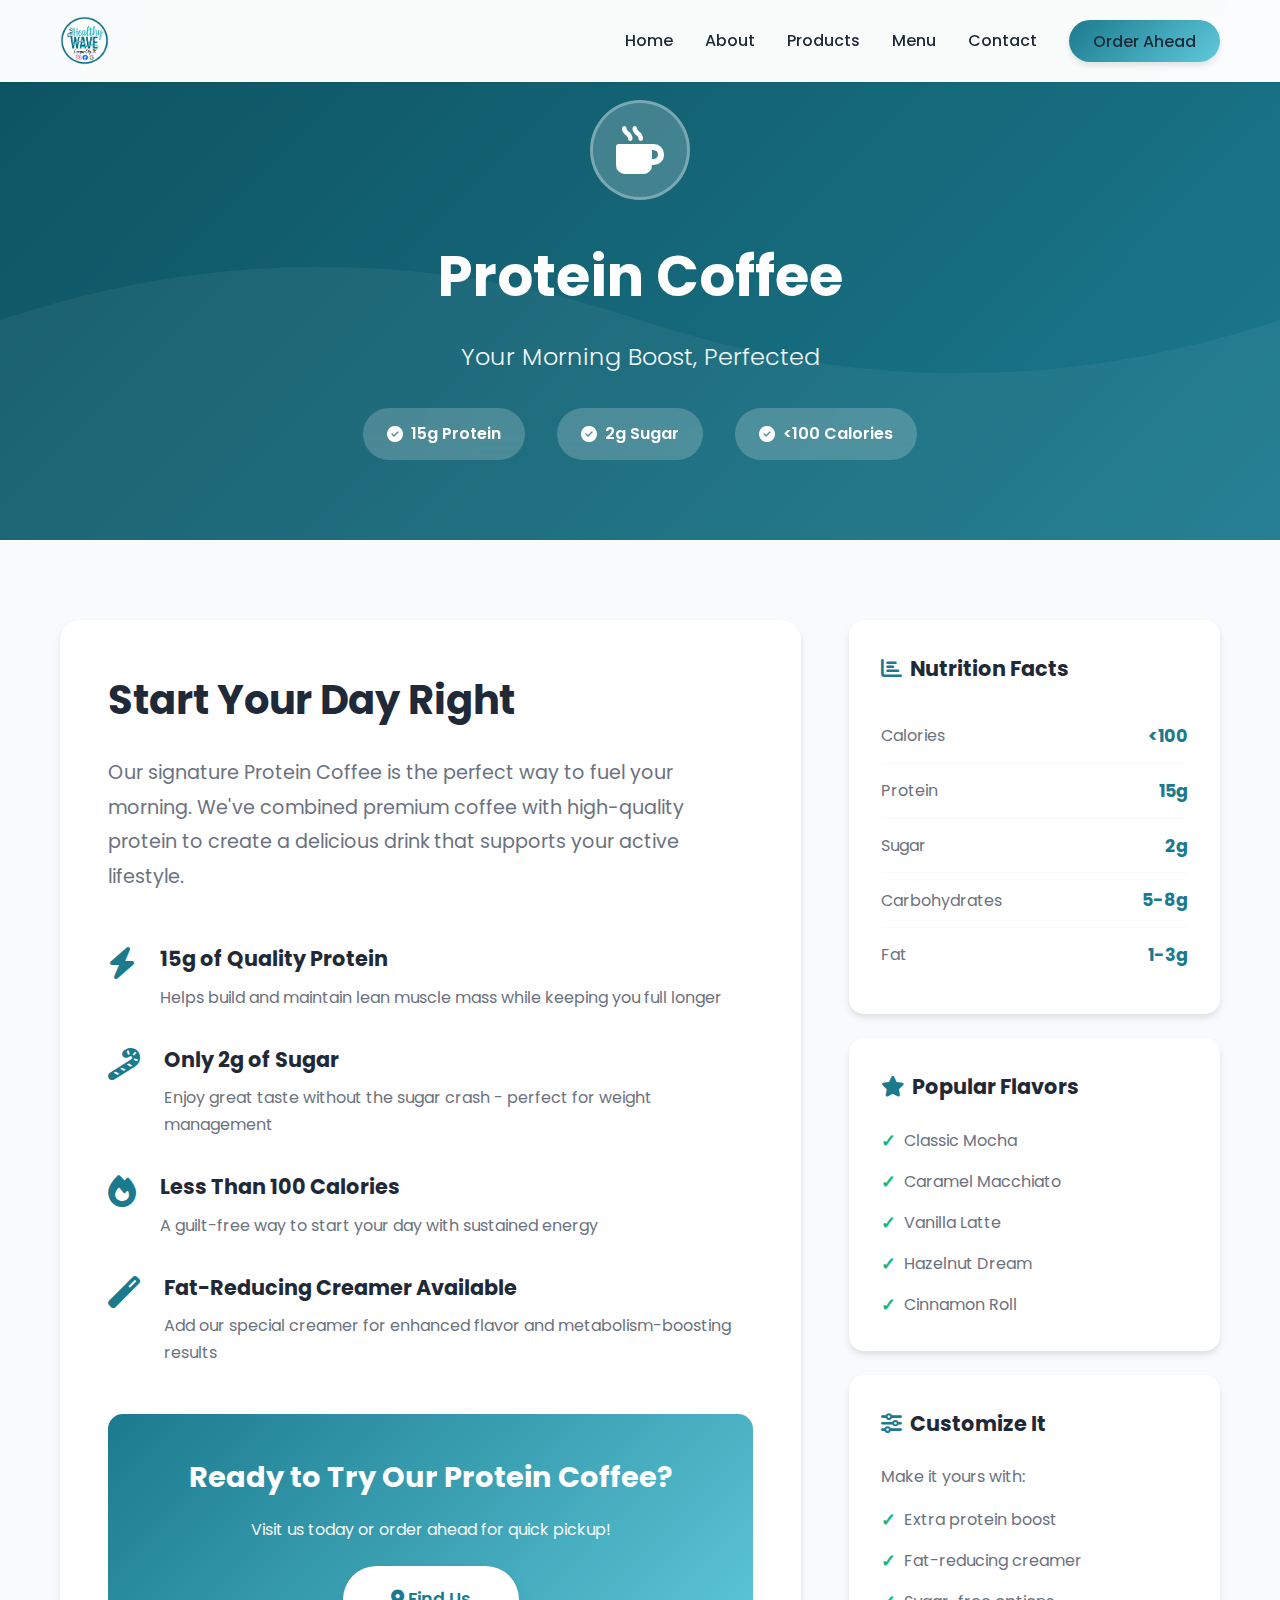
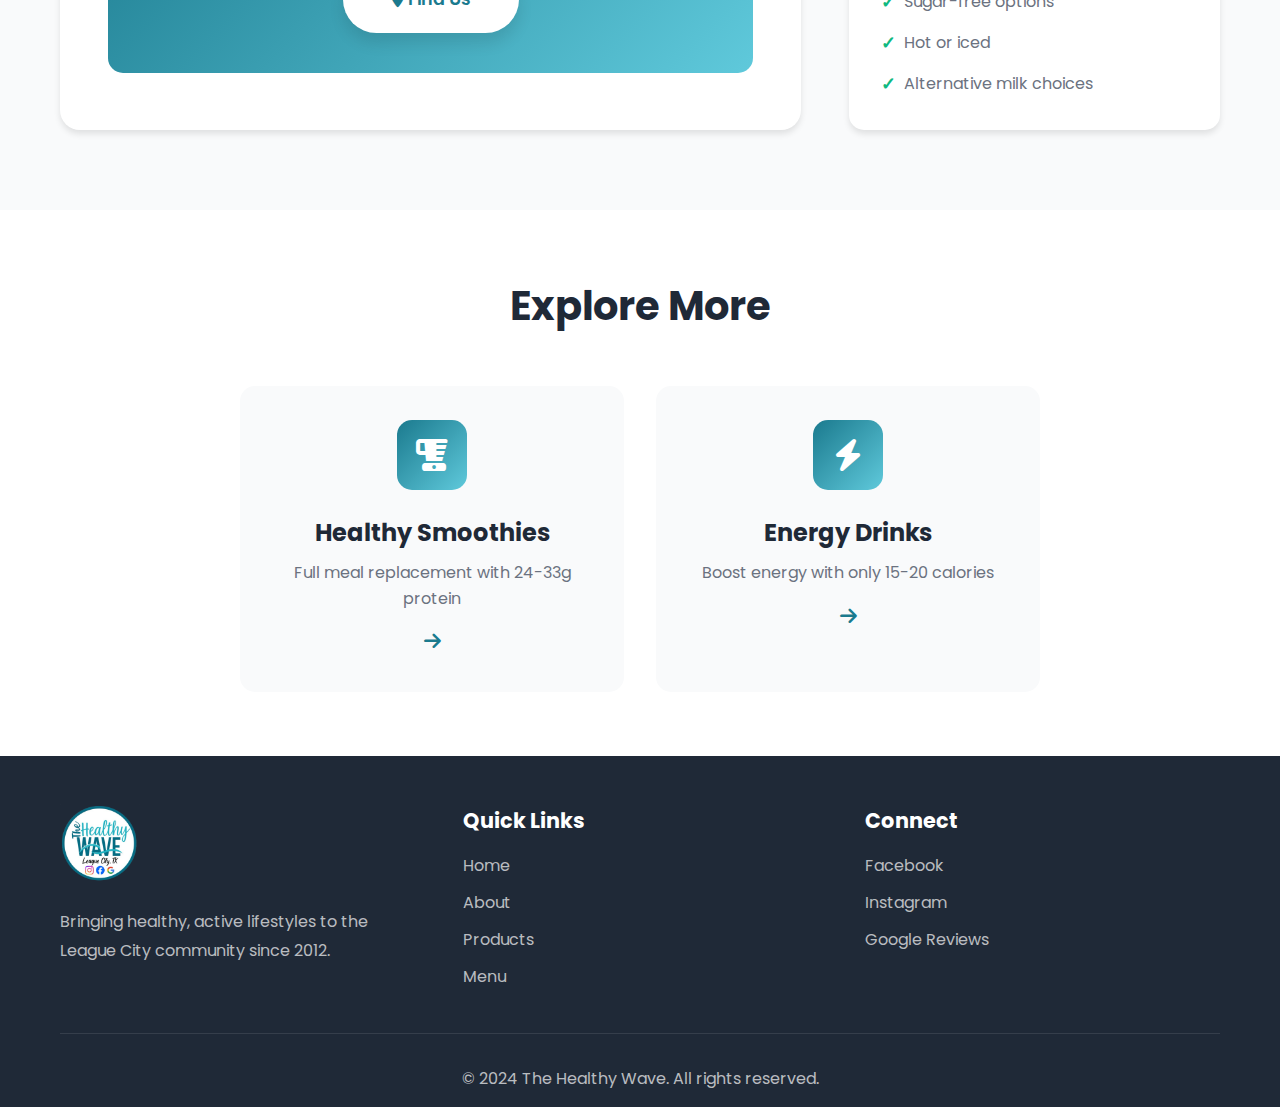
<file: protein-coffee.html>
<!DOCTYPE html>
<html lang="en">
<head>
    <meta charset="UTF-8">
    <meta name="viewport" content="width=device-width, initial-scale=1.0">
    <meta name="description" content="Protein Coffee at The Healthy Wave - 15g protein, 2g sugar, less than 100 calories">
    <title>Protein Coffee | The Healthy Wave</title>
    <link rel="stylesheet" href="styles.css">
    <link rel="stylesheet" href="product-pages.css">
    <link href="https://fonts.googleapis.com/css2?family=Poppins:wght@300;400;600;700&family=Montserrat:wght@400;600;700&display=swap" rel="stylesheet">
    <link rel="stylesheet" href="https://cdnjs.cloudflare.com/ajax/libs/font-awesome/6.4.0/css/all.min.css">
</head>
<body>
    <!-- Navigation -->
    <nav class="navbar">
        <div class="container">
            <div class="nav-wrapper">
                <a href="index.html" class="logo">
                    <img src="logo.png" alt="The Healthy Wave">
                    <span>The Healthy Wave</span>
                </a>
                <button class="mobile-menu-toggle" aria-label="Toggle menu">
                    <span></span>
                    <span></span>
                    <span></span>
                </button>
                <ul class="nav-menu">
                    <li><a href="index.html">Home</a></li>
                    <li><a href="index.html#about">About</a></li>
                    <li><a href="index.html#products">Products</a></li>
                    <li><a href="menu.html">Menu</a></li>
                    <li><a href="index.html#contact">Contact</a></li>
                    <li><a href="order-ahead.html" class="btn-order">Order Ahead</a></li>
                </ul>
            </div>
        </div>
    </nav>

    <!-- Product Hero -->
    <section class="product-hero coffee-hero">
        <div class="hero-overlay"></div>
        <div class="container">
            <div class="product-hero-content">
                <div class="product-badge">
                    <i class="fas fa-mug-hot"></i>
                </div>
                <h1>Protein Coffee</h1>
                <p class="product-tagline">Your Morning Boost, Perfected</p>
                <div class="product-highlights">
                    <span><i class="fas fa-check-circle"></i> 15g Protein</span>
                    <span><i class="fas fa-check-circle"></i> 2g Sugar</span>
                    <span><i class="fas fa-check-circle"></i> <100 Calories</span>
                </div>
            </div>
        </div>
    </section>

    <!-- Product Details -->
    <section class="product-details">
        <div class="container">
            <div class="details-grid">
                <div class="details-content">
                    <h2>Start Your Day Right</h2>
                    <p class="lead">
                        Our signature Protein Coffee is the perfect way to fuel your morning. We've combined 
                        premium coffee with high-quality protein to create a delicious drink that supports 
                        your active lifestyle.
                    </p>
                    
                    <div class="benefits-list">
                        <div class="benefit-item">
                            <i class="fas fa-bolt"></i>
                            <div>
                                <h3>15g of Quality Protein</h3>
                                <p>Helps build and maintain lean muscle mass while keeping you full longer</p>
                            </div>
                        </div>
                        <div class="benefit-item">
                            <i class="fas fa-candy-cane"></i>
                            <div>
                                <h3>Only 2g of Sugar</h3>
                                <p>Enjoy great taste without the sugar crash - perfect for weight management</p>
                            </div>
                        </div>
                        <div class="benefit-item">
                            <i class="fas fa-fire"></i>
                            <div>
                                <h3>Less Than 100 Calories</h3>
                                <p>A guilt-free way to start your day with sustained energy</p>
                            </div>
                        </div>
                        <div class="benefit-item">
                            <i class="fas fa-magic"></i>
                            <div>
                                <h3>Fat-Reducing Creamer Available</h3>
                                <p>Add our special creamer for enhanced flavor and metabolism-boosting results</p>
                            </div>
                        </div>
                    </div>

                    <div class="cta-box">
                        <h3>Ready to Try Our Protein Coffee?</h3>
                        <p>Visit us today or order ahead for quick pickup!</p>
                        <a href="index.html#contact" class="btn btn-primary btn-large">
                            <i class="fas fa-map-marker-alt"></i> Find Us
                        </a>
                    </div>
                </div>

                <div class="details-sidebar">
                    <div class="nutrition-card">
                        <h3><i class="fas fa-chart-bar"></i> Nutrition Facts</h3>
                        <div class="nutrition-item">
                            <span>Calories</span>
                            <strong><100</strong>
                        </div>
                        <div class="nutrition-item">
                            <span>Protein</span>
                            <strong>15g</strong>
                        </div>
                        <div class="nutrition-item">
                            <span>Sugar</span>
                            <strong>2g</strong>
                        </div>
                        <div class="nutrition-item">
                            <span>Carbohydrates</span>
                            <strong>5-8g</strong>
                        </div>
                        <div class="nutrition-item">
                            <span>Fat</span>
                            <strong>1-3g</strong>
                        </div>
                    </div>

                    <div class="popular-flavors">
                        <h3><i class="fas fa-star"></i> Popular Flavors</h3>
                        <ul>
                            <li>Classic Mocha</li>
                            <li>Caramel Macchiato</li>
                            <li>Vanilla Latte</li>
                            <li>Hazelnut Dream</li>
                            <li>Cinnamon Roll</li>
                        </ul>
                    </div>

                    <div class="customization-card">
                        <h3><i class="fas fa-sliders-h"></i> Customize It</h3>
                        <p>Make it yours with:</p>
                        <ul>
                            <li>Extra protein boost</li>
                            <li>Fat-reducing creamer</li>
                            <li>Sugar-free options</li>
                            <li>Hot or iced</li>
                            <li>Alternative milk choices</li>
                        </ul>
                    </div>
                </div>
            </div>
        </div>
    </section>

    <!-- Other Products -->
    <section class="related-products">
        <div class="container">
            <h2>Explore More</h2>
            <div class="products-grid">
                <a href="smoothies.html" class="related-card">
                    <div class="related-icon">
                        <i class="fas fa-blender"></i>
                    </div>
                    <h3>Healthy Smoothies</h3>
                    <p>Full meal replacement with 24-33g protein</p>
                    <span class="arrow"><i class="fas fa-arrow-right"></i></span>
                </a>
                <a href="energy-drinks.html" class="related-card">
                    <div class="related-icon">
                        <i class="fas fa-bolt"></i>
                    </div>
                    <h3>Energy Drinks</h3>
                    <p>Boost energy with only 15-20 calories</p>
                    <span class="arrow"><i class="fas fa-arrow-right"></i></span>
                </a>
            </div>
        </div>
    </section>

    <!-- Footer -->
    <footer class="footer">
        <div class="container">
            <div class="footer-content">
                <div class="footer-section">
                    <div class="footer-logo">
                        <img src="logo.png" alt="The Healthy Wave">
                    </div>
                    <p>Bringing healthy, active lifestyles to the League City community since 2012.</p>
                </div>
                <div class="footer-section">
                    <h4>Quick Links</h4>
                    <ul>
                        <li><a href="index.html">Home</a></li>
                        <li><a href="index.html#about">About</a></li>
                        <li><a href="index.html#products">Products</a></li>
                        <li><a href="menu.html">Menu</a></li>
                    </ul>
                </div>
                <div class="footer-section">
                    <h4>Connect</h4>
                    <ul>
                        <li><a href="https://www.facebook.com/TheHealthyWave24/" target="_blank">Facebook</a></li>
                        <li><a href="https://www.instagram.com/healthywavetx/" target="_blank">Instagram</a></li>
                        <li><a href="https://g.co/kgs/fkU4shF" target="_blank">Google Reviews</a></li>
                    </ul>
                </div>
            </div>
            <div class="footer-bottom">
                <p>&copy; 2024 The Healthy Wave. All rights reserved.</p>
            </div>
        </div>
    </footer>

    <script src="script.js"></script>
</body>
</html>
</file>
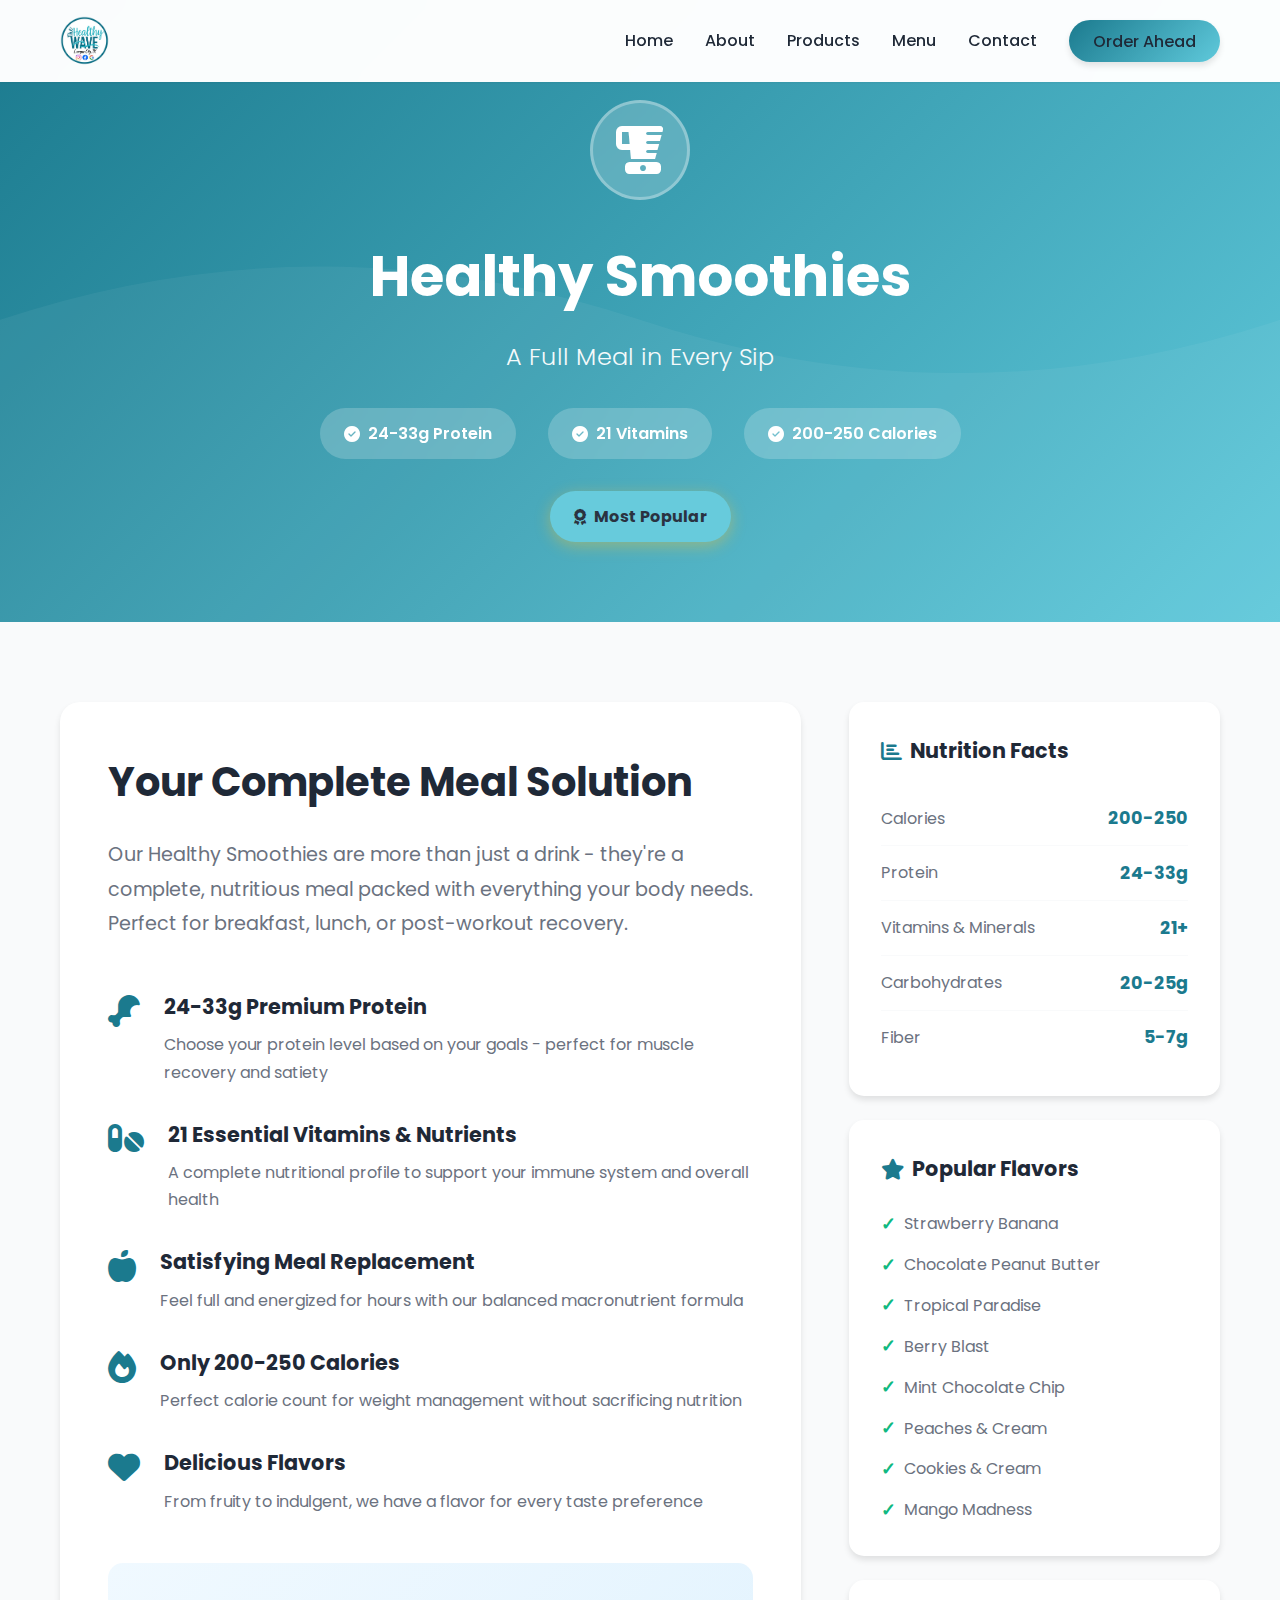
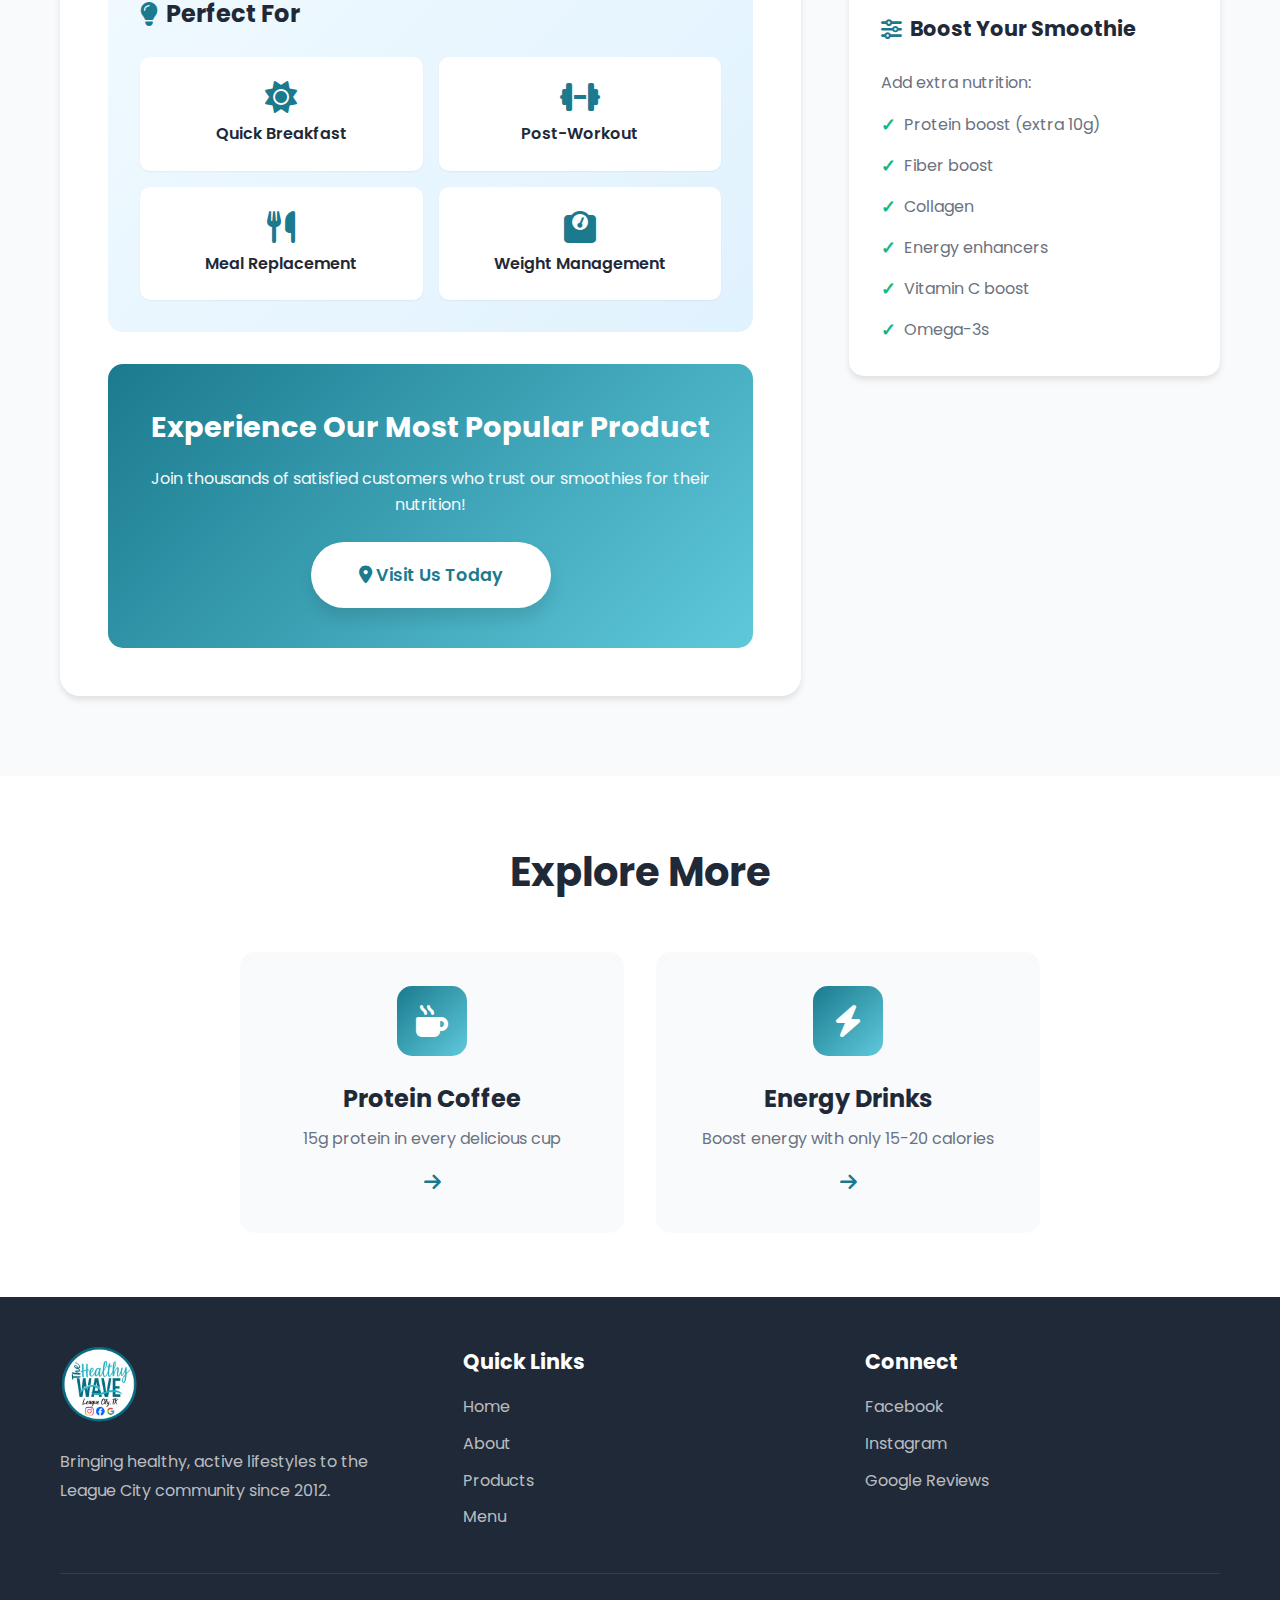
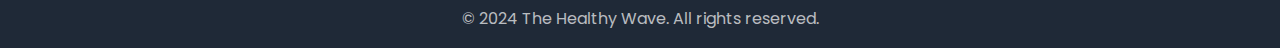
<file: smoothies.html>
<!DOCTYPE html>
<html lang="en">
<head>
    <meta charset="UTF-8">
    <meta name="viewport" content="width=device-width, initial-scale=1.0">
    <meta name="description" content="Healthy Smoothies at The Healthy Wave - Full meals with 24-33g protein, 21 vitamins">
    <title>Healthy Smoothies | The Healthy Wave</title>
    <link rel="stylesheet" href="styles.css">
    <link rel="stylesheet" href="product-pages.css">
    <link href="https://fonts.googleapis.com/css2?family=Poppins:wght@300;400;600;700&family=Montserrat:wght@400;600;700&display=swap" rel="stylesheet">
    <link rel="stylesheet" href="https://cdnjs.cloudflare.com/ajax/libs/font-awesome/6.4.0/css/all.min.css">
</head>
<body>
    <!-- Navigation -->
    <nav class="navbar">
        <div class="container">
            <div class="nav-wrapper">
                <a href="index.html" class="logo">
                    <img src="logo.png" alt="The Healthy Wave">
                    <span>The Healthy Wave</span>
                </a>
                <button class="mobile-menu-toggle" aria-label="Toggle menu">
                    <span></span>
                    <span></span>
                    <span></span>
                </button>
                <ul class="nav-menu">
                    <li><a href="index.html">Home</a></li>
                    <li><a href="index.html#about">About</a></li>
                    <li><a href="index.html#products">Products</a></li>
                    <li><a href="menu.html">Menu</a></li>
                    <li><a href="index.html#contact">Contact</a></li>
                    <li><a href="order-ahead.html" class="btn-order">Order Ahead</a></li>
                </ul>
            </div>
        </div>
    </nav>

    <!-- Product Hero -->
    <section class="product-hero smoothie-hero">
        <div class="hero-overlay"></div>
        <div class="container">
            <div class="product-hero-content">
                <div class="product-badge">
                    <i class="fas fa-blender"></i>
                </div>
                <h1>Healthy Smoothies</h1>
                <p class="product-tagline">A Full Meal in Every Sip</p>
                <div class="product-highlights">
                    <span><i class="fas fa-check-circle"></i> 24-33g Protein</span>
                    <span><i class="fas fa-check-circle"></i> 21 Vitamins</span>
                    <span><i class="fas fa-check-circle"></i> 200-250 Calories</span>
                </div>
                <div class="hero-badge-special">
                    <i class="fas fa-award"></i> Most Popular
                </div>
            </div>
        </div>
    </section>

    <!-- Product Details -->
    <section class="product-details">
        <div class="container">
            <div class="details-grid">
                <div class="details-content">
                    <h2>Your Complete Meal Solution</h2>
                    <p class="lead">
                        Our Healthy Smoothies are more than just a drink - they're a complete, nutritious meal 
                        packed with everything your body needs. Perfect for breakfast, lunch, or post-workout recovery.
                    </p>
                    
                    <div class="benefits-list">
                        <div class="benefit-item">
                            <i class="fas fa-drumstick-bite"></i>
                            <div>
                                <h3>24-33g Premium Protein</h3>
                                <p>Choose your protein level based on your goals - perfect for muscle recovery and satiety</p>
                            </div>
                        </div>
                        <div class="benefit-item">
                            <i class="fas fa-pills"></i>
                            <div>
                                <h3>21 Essential Vitamins & Nutrients</h3>
                                <p>A complete nutritional profile to support your immune system and overall health</p>
                            </div>
                        </div>
                        <div class="benefit-item">
                            <i class="fas fa-apple-alt"></i>
                            <div>
                                <h3>Satisfying Meal Replacement</h3>
                                <p>Feel full and energized for hours with our balanced macronutrient formula</p>
                            </div>
                        </div>
                        <div class="benefit-item">
                            <i class="fas fa-fire"></i>
                            <div>
                                <h3>Only 200-250 Calories</h3>
                                <p>Perfect calorie count for weight management without sacrificing nutrition</p>
                            </div>
                        </div>
                        <div class="benefit-item">
                            <i class="fas fa-heart"></i>
                            <div>
                                <h3>Delicious Flavors</h3>
                                <p>From fruity to indulgent, we have a flavor for every taste preference</p>
                            </div>
                        </div>
                    </div>

                    <div class="feature-box">
                        <h3><i class="fas fa-lightbulb"></i> Perfect For</h3>
                        <div class="feature-grid">
                            <div class="feature">
                                <i class="fas fa-sun"></i>
                                <span>Quick Breakfast</span>
                            </div>
                            <div class="feature">
                                <i class="fas fa-dumbbell"></i>
                                <span>Post-Workout</span>
                            </div>
                            <div class="feature">
                                <i class="fas fa-utensils"></i>
                                <span>Meal Replacement</span>
                            </div>
                            <div class="feature">
                                <i class="fas fa-weight"></i>
                                <span>Weight Management</span>
                            </div>
                        </div>
                    </div>

                    <div class="cta-box">
                        <h3>Experience Our Most Popular Product</h3>
                        <p>Join thousands of satisfied customers who trust our smoothies for their nutrition!</p>
                        <a href="index.html#contact" class="btn btn-primary btn-large">
                            <i class="fas fa-map-marker-alt"></i> Visit Us Today
                        </a>
                    </div>
                </div>

                <div class="details-sidebar">
                    <div class="nutrition-card">
                        <h3><i class="fas fa-chart-bar"></i> Nutrition Facts</h3>
                        <div class="nutrition-item">
                            <span>Calories</span>
                            <strong>200-250</strong>
                        </div>
                        <div class="nutrition-item">
                            <span>Protein</span>
                            <strong>24-33g</strong>
                        </div>
                        <div class="nutrition-item">
                            <span>Vitamins & Minerals</span>
                            <strong>21+</strong>
                        </div>
                        <div class="nutrition-item">
                            <span>Carbohydrates</span>
                            <strong>20-25g</strong>
                        </div>
                        <div class="nutrition-item">
                            <span>Fiber</span>
                            <strong>5-7g</strong>
                        </div>
                    </div>

                    <div class="popular-flavors">
                        <h3><i class="fas fa-star"></i> Popular Flavors</h3>
                        <ul>
                            <li>Strawberry Banana</li>
                            <li>Chocolate Peanut Butter</li>
                            <li>Tropical Paradise</li>
                            <li>Berry Blast</li>
                            <li>Mint Chocolate Chip</li>
                            <li>Peaches & Cream</li>
                            <li>Cookies & Cream</li>
                            <li>Mango Madness</li>
                        </ul>
                    </div>

                    <div class="customization-card">
                        <h3><i class="fas fa-sliders-h"></i> Boost Your Smoothie</h3>
                        <p>Add extra nutrition:</p>
                        <ul>
                            <li>Protein boost (extra 10g)</li>
                            <li>Fiber boost</li>
                            <li>Collagen</li>
                            <li>Energy enhancers</li>
                            <li>Vitamin C boost</li>
                            <li>Omega-3s</li>
                        </ul>
                    </div>
                </div>
            </div>
        </div>
    </section>

    <!-- Other Products -->
    <section class="related-products">
        <div class="container">
            <h2>Explore More</h2>
            <div class="products-grid">
                <a href="protein-coffee.html" class="related-card">
                    <div class="related-icon">
                        <i class="fas fa-mug-hot"></i>
                    </div>
                    <h3>Protein Coffee</h3>
                    <p>15g protein in every delicious cup</p>
                    <span class="arrow"><i class="fas fa-arrow-right"></i></span>
                </a>
                <a href="energy-drinks.html" class="related-card">
                    <div class="related-icon">
                        <i class="fas fa-bolt"></i>
                    </div>
                    <h3>Energy Drinks</h3>
                    <p>Boost energy with only 15-20 calories</p>
                    <span class="arrow"><i class="fas fa-arrow-right"></i></span>
                </a>
            </div>
        </div>
    </section>

    <!-- Footer -->
    <footer class="footer">
        <div class="container">
            <div class="footer-content">
                <div class="footer-section">
                    <div class="footer-logo">
                        <img src="logo.png" alt="The Healthy Wave">
                    </div>
                    <p>Bringing healthy, active lifestyles to the League City community since 2012.</p>
                </div>
                <div class="footer-section">
                    <h4>Quick Links</h4>
                    <ul>
                        <li><a href="index.html">Home</a></li>
                        <li><a href="index.html#about">About</a></li>
                        <li><a href="index.html#products">Products</a></li>
                        <li><a href="menu.html">Menu</a></li>
                    </ul>
                </div>
                <div class="footer-section">
                    <h4>Connect</h4>
                    <ul>
                        <li><a href="https://www.facebook.com/TheHealthyWave24/" target="_blank">Facebook</a></li>
                        <li><a href="https://www.instagram.com/healthywavetx/" target="_blank">Instagram</a></li>
                        <li><a href="https://g.co/kgs/fkU4shF" target="_blank">Google Reviews</a></li>
                    </ul>
                </div>
            </div>
            <div class="footer-bottom">
                <p>&copy; 2024 The Healthy Wave. All rights reserved.</p>
            </div>
        </div>
    </footer>

    <script src="script.js"></script>
</body>
</html>
</file>
<file: product-pages.css>
/* ===========================
   Product Page Specific Styles
   =========================== */

/* Product Hero Variations */
.product-hero {
    min-height: 60vh;
    display: flex;
    align-items: center;
    justify-content: center;
    position: relative;
    padding-top: 100px;
    overflow: hidden;
}

.coffee-hero {
    background: linear-gradient(135deg, #0d5261 0%, #1b7a8e 100%);
}

.smoothie-hero {
    background: linear-gradient(135deg, #1b7a8e 0%, #5fc9db 100%);
}

.energy-hero {
    background: linear-gradient(135deg, #5fc9db 0%, #1b7a8e 100%);
}

.product-hero-content {
    text-align: center;
    color: white;
    z-index: 2;
}

.product-badge {
    width: 100px;
    height: 100px;
    background: rgba(255, 255, 255, 0.2);
    backdrop-filter: blur(10px);
    -webkit-backdrop-filter: blur(10px);
    border-radius: 50%;
    display: flex;
    align-items: center;
    justify-content: center;
    margin: 0 auto 2rem;
    border: 3px solid rgba(255, 255, 255, 0.3);
}

.product-badge i {
    font-size: 3rem;
}

.product-hero h1 {
    font-size: 3.5rem;
    margin-bottom: 1rem;
    font-weight: 700;
}

.product-tagline {
    font-size: 1.5rem;
    margin-bottom: 2rem;
    opacity: 0.95;
    font-weight: 300;
}

.product-highlights {
    display: flex;
    gap: 2rem;
    justify-content: center;
    flex-wrap: wrap;
    margin-top: 2rem;
}

.product-highlights span {
    display: flex;
    align-items: center;
    gap: 0.5rem;
    background: rgba(255, 255, 255, 0.2);
    padding: 0.8rem 1.5rem;
    border-radius: 50px;
    font-weight: 600;
    backdrop-filter: blur(10px);
    -webkit-backdrop-filter: blur(10px);
}

.hero-badge-special {
    display: inline-flex;
    align-items: center;
    gap: 0.5rem;
    background: var(--accent-color);
    color: var(--text-dark);
    padding: 0.8rem 1.5rem;
    border-radius: 50px;
    font-weight: 700;
    margin-top: 2rem;
    box-shadow: 0 4px 15px rgba(251, 191, 36, 0.4);
}

/* Product Details Section */
.product-details {
    padding: 5rem 0;
    background: var(--bg-light);
}

.details-grid {
    display: grid;
    grid-template-columns: 2fr 1fr;
    gap: 3rem;
}

.details-content {
    background: white;
    padding: 3rem;
    border-radius: 20px;
    box-shadow: var(--shadow-md);
}

.details-content h2 {
    font-size: 2.5rem;
    color: var(--text-dark);
    margin-bottom: 1.5rem;
}

.lead {
    font-size: 1.2rem;
    color: var(--text-light);
    line-height: 1.8;
    margin-bottom: 3rem;
}

/* Benefits List */
.benefits-list {
    display: flex;
    flex-direction: column;
    gap: 2rem;
    margin-bottom: 3rem;
}

.benefit-item {
    display: flex;
    gap: 1.5rem;
    align-items: flex-start;
}

.benefit-item i {
    font-size: 2rem;
    color: var(--primary-color);
    flex-shrink: 0;
    margin-top: 0.3rem;
}

.benefit-item h3 {
    font-size: 1.3rem;
    color: var(--text-dark);
    margin-bottom: 0.5rem;
}

.benefit-item p {
    color: var(--text-light);
    line-height: 1.7;
}

/* Feature Box */
.feature-box {
    background: linear-gradient(135deg, #f0f9ff 0%, #e0f2fe 100%);
    padding: 2rem;
    border-radius: 15px;
    margin-bottom: 2rem;
}

.feature-box h3 {
    font-size: 1.5rem;
    color: var(--text-dark);
    margin-bottom: 1.5rem;
    display: flex;
    align-items: center;
    gap: 0.5rem;
}

.feature-box h3 i {
    color: var(--primary-color);
}

.feature-grid {
    display: grid;
    grid-template-columns: repeat(2, 1fr);
    gap: 1rem;
}

.feature {
    display: flex;
    flex-direction: column;
    align-items: center;
    gap: 0.5rem;
    background: white;
    padding: 1.5rem;
    border-radius: 10px;
    text-align: center;
    box-shadow: var(--shadow-sm);
}

.feature i {
    font-size: 2rem;
    color: var(--primary-color);
}

.feature span {
    font-weight: 600;
    color: var(--text-dark);
}

/* CTA Box */
.cta-box {
    background: var(--gradient-primary);
    color: white;
    padding: 2.5rem;
    border-radius: 15px;
    text-align: center;
    margin-top: 2rem;
}

.cta-box h3 {
    font-size: 1.8rem;
    margin-bottom: 1rem;
}

.cta-box p {
    margin-bottom: 1.5rem;
    opacity: 0.95;
}

.cta-box .btn {
    background: white;
    color: var(--primary-color);
}

/* Sidebar Cards */
.details-sidebar {
    display: flex;
    flex-direction: column;
    gap: 1.5rem;
}

.nutrition-card,
.popular-flavors,
.customization-card {
    background: white;
    padding: 2rem;
    border-radius: 15px;
    box-shadow: var(--shadow-md);
}

.nutrition-card h3,
.popular-flavors h3,
.customization-card h3 {
    font-size: 1.3rem;
    color: var(--text-dark);
    margin-bottom: 1.5rem;
    display: flex;
    align-items: center;
    gap: 0.5rem;
}

.nutrition-card h3 i,
.popular-flavors h3 i,
.customization-card h3 i {
    color: var(--primary-color);
}

.nutrition-item {
    display: flex;
    justify-content: space-between;
    align-items: center;
    padding: 0.8rem 0;
    border-bottom: 1px solid var(--bg-light);
}

.nutrition-item:last-child {
    border-bottom: none;
}

.nutrition-item span {
    color: var(--text-light);
}

.nutrition-item strong {
    color: var(--primary-color);
    font-size: 1.1rem;
}

.popular-flavors ul,
.customization-card ul {
    list-style: none;
    display: flex;
    flex-direction: column;
    gap: 0.8rem;
}

.popular-flavors li,
.customization-card li {
    display: flex;
    align-items: center;
    gap: 0.5rem;
    color: var(--text-light);
}

.popular-flavors li::before,
.customization-card li::before {
    content: '✓';
    color: var(--success-color);
    font-weight: bold;
    font-size: 1.1rem;
}

.customization-card p {
    color: var(--text-light);
    margin-bottom: 1rem;
}

/* Related Products */
.related-products {
    padding: 4rem 0;
    background: white;
}

.related-products h2 {
    text-align: center;
    font-size: 2.5rem;
    margin-bottom: 3rem;
    color: var(--text-dark);
}

.related-products .products-grid {
    display: grid;
    grid-template-columns: repeat(auto-fit, minmax(300px, 1fr));
    gap: 2rem;
    max-width: 800px;
    margin: 0 auto;
}

.related-card {
    background: var(--bg-light);
    padding: 2rem;
    border-radius: 15px;
    text-decoration: none;
    transition: var(--transition);
    display: flex;
    flex-direction: column;
    align-items: center;
    text-align: center;
    position: relative;
    border: 2px solid transparent;
}

.related-card:hover {
    transform: translateY(-5px);
    border-color: var(--primary-color);
    box-shadow: var(--shadow-lg);
}

.related-icon {
    width: 70px;
    height: 70px;
    background: var(--gradient-primary);
    border-radius: 15px;
    display: flex;
    align-items: center;
    justify-content: center;
    margin-bottom: 1.5rem;
}

.related-icon i {
    font-size: 2rem;
    color: white;
}

.related-card h3 {
    font-size: 1.5rem;
    color: var(--text-dark);
    margin-bottom: 0.5rem;
}

.related-card p {
    color: var(--text-light);
    margin-bottom: 1rem;
}

.related-card .arrow {
    color: var(--primary-color);
    font-size: 1.2rem;
    transition: var(--transition);
}

.related-card:hover .arrow {
    transform: translateX(5px);
}

/* Responsive Design */
@media (max-width: 968px) {
    .product-hero h1 {
        font-size: 2.5rem;
    }

    .product-tagline {
        font-size: 1.2rem;
    }

    .details-grid {
        grid-template-columns: 1fr;
    }

    .details-content,
    .nutrition-card,
    .popular-flavors,
    .customization-card {
        padding: 1.5rem;
    }

    .feature-grid {
        grid-template-columns: 1fr;
    }

    .product-highlights {
        gap: 1rem;
    }
}

@media (max-width: 640px) {
    .product-hero h1 {
        font-size: 2rem;
    }

    .product-highlights {
        flex-direction: column;
        align-items: center;
    }

    .details-content h2 {
        font-size: 2rem;
    }

    .benefit-item {
        flex-direction: column;
        text-align: center;
    }

    .related-products .products-grid {
        grid-template-columns: 1fr;
    }
}
</file>
<file: menu-styles.css>
/* Menu Page Styles */

body {
    background: #f9fafb;
}

/* Menu Header */
.menu-header {
    background: linear-gradient(135deg, #1b7a8e 0%, #5fc9db 100%);
    padding: 140px 0 80px;
    text-align: center;
    color: white;
}

.menu-header h1 {
    font-size: 3.5rem;
    margin-bottom: 1rem;
    font-weight: 700;
}

.menu-subtitle {
    font-size: 1.3rem;
    opacity: 0.95;
    font-weight: 300;
}

/* Menu Container */
.menu-container {
    max-width: 1400px;
    margin: 0 auto;
    padding: 3rem 1rem;
}

/* Menu Navigation */
.menu-nav {
    display: grid;
    grid-template-columns: repeat(5, 1fr);
    gap: 1.5rem;
    margin-bottom: 4rem;
    padding: 2rem;
    background: white;
    border-radius: 20px;
    box-shadow: 0 4px 15px rgba(0, 0, 0, 0.08);
    position: relative;
}

/* Visual divider after Menu2 row */
.menu-nav::after {
    content: '';
    position: absolute;
    left: 2rem;
    right: 2rem;
    top: calc(120px + 2rem + 0.75rem);
    height: 2px;
    background: linear-gradient(90deg, transparent 0%, #e5e7eb 10%, #e5e7eb 90%, transparent 100%);
}

/* Menu2 items will take first row (5 items) */
.menu2-item {
    grid-column: span 1;
}

/* Menu1 items will flow to second row (8 items, will wrap naturally) */
.menu1-item {
    grid-column: span 1;
}

.menu-nav-btn {
    display: flex;
    flex-direction: column;
    align-items: center;
    justify-content: center;
    gap: 0.5rem;
    padding: 1.5rem 1rem;
    background: linear-gradient(135deg, #1b7a8e 0%, #5fc9db 100%);
    color: white;
    border-radius: 15px;
    text-decoration: none;
    transition: all 0.3s ease;
    font-weight: 600;
    box-shadow: 0 4px 10px rgba(27, 122, 142, 0.2);
    min-height: 120px;
}

/* Different styling for Menu2 items */
.menu-nav-btn.menu2-item {
    background: linear-gradient(135deg, #667eea 0%, #764ba2 100%);
    box-shadow: 0 4px 10px rgba(118, 75, 162, 0.2);
}

.menu-nav-btn.menu2-item:hover {
    background: linear-gradient(135deg, #5568d3 0%, #5a3a7d 100%);
    box-shadow: 0 8px 20px rgba(118, 75, 162, 0.3);
}

/* Menu1 items keep teal theme */
.menu-nav-btn.menu1-item {
    background: linear-gradient(135deg, #1b7a8e 0%, #5fc9db 100%);
    box-shadow: 0 4px 10px rgba(27, 122, 142, 0.2);
}

.menu-nav-btn.menu1-item:hover {
    background: linear-gradient(135deg, #0d5261 0%, #1b7a8e 100%);
    box-shadow: 0 8px 20px rgba(27, 122, 142, 0.3);
}

/* Special styling for Boost It! button - Colorful animated gradient */
.menu-nav-btn[href="#boost-it"] {
    background: linear-gradient(135deg, 
        #667eea 0%, 
        #764ba2 25%, 
        #f093fb 50%, 
        #f5576c 75%, 
        #ffd700 100%);
    background-size: 200% 200%;
    animation: boostGradient 3s ease infinite;
    box-shadow: 0 4px 15px rgba(245, 87, 108, 0.4);
    position: relative;
    overflow: hidden;
}

.menu-nav-btn[href="#boost-it"]::before {
    content: '';
    position: absolute;
    top: -50%;
    left: -50%;
    width: 200%;
    height: 200%;
    background: radial-gradient(circle, rgba(255, 255, 255, 0.3) 0%, transparent 70%);
    animation: boostShine 2s ease-in-out infinite;
}

.menu-nav-btn[href="#boost-it"]:hover {
    background: linear-gradient(135deg, 
        #5568d3 0%, 
        #5a3a7d 25%, 
        #e082ea 50%, 
        #e4465b 75%, 
        #ffcc00 100%);
    background-size: 200% 200%;
    box-shadow: 0 8px 25px rgba(245, 87, 108, 0.6);
    transform: translateY(-5px) scale(1.05);
}

@keyframes boostGradient {
    0% {
        background-position: 0% 50%;
    }
    50% {
        background-position: 100% 50%;
    }
    100% {
        background-position: 0% 50%;
    }
}

@keyframes boostShine {
    0%, 100% {
        opacity: 0;
        transform: translate(-50%, -50%) scale(0);
    }
    50% {
        opacity: 1;
        transform: translate(-50%, -50%) scale(1);
    }
}

.menu-nav-btn:hover {
    transform: translateY(-5px);
}

.menu-nav-btn i {
    font-size: 2.5rem;
}

.menu-nav-btn span {
    font-size: 1rem;
    text-align: center;
}

/* Menu Section */
.menu-section {
    margin-bottom: 5rem;
    scroll-margin-top: 100px;
}

.section-title {
    display: flex;
    align-items: center;
    gap: 1.5rem;
    margin-bottom: 3rem;
    padding-bottom: 1.5rem;
    border-bottom: 3px solid #1b7a8e;
}

.title-icon {
    width: 70px;
    height: 70px;
    background: linear-gradient(135deg, #1b7a8e 0%, #5fc9db 100%);
    border-radius: 50%;
    display: flex;
    align-items: center;
    justify-content: center;
    font-size: 2rem;
    color: white;
    flex-shrink: 0;
}

.smoothie-icon {
    background: linear-gradient(135deg, #0d5261 0%, #1b7a8e 100%);
}

.energy-icon {
    background: linear-gradient(135deg, #5fc9db 0%, #1b7a8e 100%);
}

.addon-icon {
    background: linear-gradient(135deg, #125663 0%, #5fc9db 100%);
}

.section-title h2 {
    font-size: 2.5rem;
    color: #1f2937;
    margin-bottom: 0.5rem;
}

.section-desc {
    color: #6b7280;
    font-size: 1.05rem;
    font-weight: 500;
}

/* Menu Grid */
.menu-grid {
    display: grid;
    grid-template-columns: repeat(auto-fill, minmax(320px, 1fr));
    gap: 2rem;
}

.menu-card {
    background: white;
    padding: 2rem;
    border-radius: 15px;
    box-shadow: 0 4px 10px rgba(0, 0, 0, 0.06);
    transition: all 0.3s ease;
    border: 2px solid transparent;
}

.menu-card:hover {
    transform: translateY(-8px);
    box-shadow: 0 12px 25px rgba(27, 122, 142, 0.15);
    border-color: #5fc9db;
}

.menu-card.popular {
    border-color: #1b7a8e;
    background: linear-gradient(135deg, rgba(27, 122, 142, 0.03) 0%, rgba(95, 201, 219, 0.05) 100%);
}

.card-header {
    display: flex;
    justify-content: space-between;
    align-items: flex-start;
    margin-bottom: 1rem;
    gap: 1rem;
}

.card-header h3 {
    font-size: 1.5rem;
    color: #1f2937;
    font-weight: 700;
    flex: 1;
}

.popular-tag {
    background: #1b7a8e;
    color: white;
    padding: 0.4rem 1rem;
    border-radius: 20px;
    font-size: 0.75rem;
    font-weight: 600;
    white-space: nowrap;
}

.item-desc {
    color: #6b7280;
    font-size: 1rem;
    line-height: 1.6;
    margin-bottom: 1.2rem;
}

.nutrition-pills {
    display: flex;
    flex-wrap: wrap;
    gap: 0.6rem;
}

.pill {
    background: #f9fafb;
    border: 1px solid #5fc9db;
    color: #1b7a8e;
    padding: 0.5rem 1rem;
    border-radius: 25px;
    font-size: 0.85rem;
    font-weight: 600;
}

/* Add-On Note */
.add-on-note {
    background: white;
    padding: 1.5rem 2rem;
    border-radius: 15px;
    margin-top: 2.5rem;
    border-left: 5px solid #1b7a8e;
    display: flex;
    align-items: center;
    gap: 1rem;
    box-shadow: 0 4px 10px rgba(0, 0, 0, 0.06);
}

.add-on-note i {
    font-size: 1.8rem;
    color: #1b7a8e;
}

.add-on-note p {
    margin: 0;
    font-size: 1.05rem;
    color: #1f2937;
}

/* Add-Ons Grid */
.addon-grid {
    display: grid;
    grid-template-columns: repeat(auto-fit, minmax(300px, 1fr));
    gap: 2.5rem;
}

.addon-category {
    background: white;
    padding: 2.5rem;
    border-radius: 15px;
    box-shadow: 0 4px 10px rgba(0, 0, 0, 0.06);
}

.addon-category h3 {
    font-size: 1.4rem;
    color: #1f2937;
    margin-bottom: 1.5rem;
    display: flex;
    align-items: center;
    gap: 0.8rem;
    padding-bottom: 1rem;
    border-bottom: 2px solid #5fc9db;
}

.addon-category h3 i {
    color: #1b7a8e;
}

.addon-list {
    list-style: none;
    padding: 0;
}

.addon-list li {
    padding: 1.2rem 0;
    border-bottom: 1px solid #f3f4f6;
}

.addon-list li:last-child {
    border-bottom: none;
}

.addon-name {
    display: block;
    font-weight: 700;
    color: #1f2937;
    font-size: 1.05rem;
    margin-bottom: 0.4rem;
}

.addon-benefit {
    display: block;
    color: #6b7280;
    font-size: 0.95rem;
    font-style: italic;
}

/* Menu CTA */
.menu-cta {
    background: linear-gradient(135deg, #1b7a8e 0%, #5fc9db 100%);
    padding: 4rem 2rem;
    border-radius: 20px;
    text-align: center;
    margin-top: 5rem;
    box-shadow: 0 10px 30px rgba(27, 122, 142, 0.3);
}

.cta-content h2 {
    color: white;
    font-size: 2.5rem;
    margin-bottom: 1rem;
}

.cta-content p {
    color: white;
    opacity: 0.95;
    font-size: 1.2rem;
    margin-bottom: 2rem;
}

.cta-buttons {
    display: flex;
    justify-content: center;
    gap: 1.5rem;
    flex-wrap: wrap;
}

.btn-large {
    padding: 1.2rem 2.5rem;
    font-size: 1.1rem;
}

.btn-secondary {
    background: white;
    color: #1b7a8e;
}

.btn-secondary:hover {
    background: #f9fafb;
    transform: translateY(-3px);
}

/* Tea Sections Styling */
.tea-section {
    background: linear-gradient(135deg, rgba(27, 122, 142, 0.03) 0%, rgba(95, 201, 219, 0.05) 100%);
    padding: 4rem 2rem;
    border-radius: 20px;
}

.tea-icon {
    background: linear-gradient(135deg, #2d8a3e 0%, #5fc9db 100%);
}

.tea-levels-box {
    background: linear-gradient(135deg, #2d8a3e 0%, #1b7a8e 50%, #5fc9db 100%);
    background-size: 200% 200%;
    padding: 3rem;
    border-radius: 20px;
    margin-bottom: 3rem;
    color: white;
    position: relative;
    overflow: hidden;
    box-shadow: 0 10px 40px rgba(27, 122, 142, 0.3);
    animation: teaGradient 6s ease infinite;
}

.tea-levels-box::before {
    content: '';
    position: absolute;
    top: -50%;
    left: -50%;
    width: 200%;
    height: 200%;
    background: radial-gradient(circle, rgba(255, 255, 255, 0.1) 0%, transparent 70%);
    animation: teaShimmer 4s ease-in-out infinite;
    pointer-events: none;
}

@keyframes teaGradient {
    0%, 100% {
        background-position: 0% 50%;
    }
    50% {
        background-position: 100% 50%;
    }
}

@keyframes teaShimmer {
    0%, 100% {
        transform: translate(0, 0) scale(1);
        opacity: 0.3;
    }
    50% {
        transform: translate(10%, 10%) scale(1.1);
        opacity: 0.6;
    }
}

.tea-levels-box h3 {
    text-align: center;
    font-size: 2.3rem;
    margin-bottom: 2.5rem;
    font-weight: 700;
    text-shadow: 0 2px 10px rgba(0, 0, 0, 0.3);
    position: relative;
    z-index: 1;
}

.tea-levels-box h3::after {
    content: '';
    display: block;
    width: 80px;
    height: 4px;
    background: linear-gradient(90deg, transparent, white, transparent);
    margin: 0.8rem auto 0;
    border-radius: 2px;
}

.tea-levels-grid {
    display: grid;
    grid-template-columns: repeat(auto-fit, minmax(200px, 1fr));
    gap: 2rem;
    position: relative;
    z-index: 1;
}

.tea-level {
    background: rgba(255, 255, 255, 0.2);
    padding: 2rem 1.5rem;
    border-radius: 15px;
    text-align: center;
    -webkit-backdrop-filter: blur(10px);
    backdrop-filter: blur(10px);
    border: 2px solid rgba(255, 255, 255, 0.3);
    transition: all 0.3s ease;
    position: relative;
    overflow: hidden;
}

.tea-level::before {
    content: '';
    position: absolute;
    top: 0;
    left: -100%;
    width: 100%;
    height: 100%;
    background: linear-gradient(90deg, transparent, rgba(255, 255, 255, 0.3), transparent);
    transition: left 0.5s ease;
}

.tea-level:hover {
    transform: translateY(-5px) scale(1.02);
    background: rgba(255, 255, 255, 0.25);
    border-color: rgba(255, 255, 255, 0.5);
    box-shadow: 0 10px 30px rgba(0, 0, 0, 0.2);
}

.tea-level:hover::before {
    left: 100%;
}

.tea-level h4 {
    font-size: 1.5rem;
    margin-bottom: 0.5rem;
    font-weight: 700;
    text-shadow: 0 2px 5px rgba(0, 0, 0, 0.2);
}

.tea-level .size {
    font-size: 1.1rem;
    opacity: 0.9;
    margin-bottom: 1rem;
    font-weight: 600;
}

.tea-level ul {
    list-style: none;
    padding: 0;
    margin: 0;
}

.tea-level ul li {
    padding: 0.5rem 0;
    font-size: 0.95rem;
    border-top: 1px solid rgba(255, 255, 255, 0.2);
}

.tea-level ul li:first-child {
    border-top: none;
    padding-top: 0;
}

.tea-grid {
    display: grid;
    grid-template-columns: repeat(auto-fill, minmax(280px, 1fr));
    gap: 1.5rem;
}

.tea-card {
    background: white;
    padding: 1.8rem;
    border-radius: 12px;
    box-shadow: 0 3px 8px rgba(0, 0, 0, 0.08);
    transition: all 0.3s ease;
    border-left: 4px solid #1b7a8e;
}

.tea-card:hover {
    transform: translateX(5px);
    box-shadow: 0 6px 15px rgba(27, 122, 142, 0.15);
}

.tea-card h3 {
    color: #1b7a8e;
    font-size: 1.3rem;
    margin-bottom: 0.8rem;
    font-weight: 700;
}

.tea-flavors {
    color: #6b7280;
    font-size: 0.95rem;
    line-height: 1.6;
    font-style: italic;
}

.tea-note {
    background: linear-gradient(135deg, #2d8a3e 0%, #5fc9db 100%);
    color: white;
    border-left: none;
}

.tea-note i {
    color: white;
}

.tea-note p {
    color: white;
}

/* Specialty Teas Styling */
.specialty-section {
    background: #f9fafb;
}

.specialty-icon {
    background: linear-gradient(135deg, #fbbf24 0%, #f59e0b 100%);
}

.specialty-category {
    margin-bottom: 4rem;
}

.category-title {
    font-size: 1.8rem;
    color: #1b7a8e;
    margin-bottom: 2rem;
    padding-bottom: 1rem;
    border-bottom: 3px solid #5fc9db;
    font-weight: 700;
}

.tea-card.specialty {
    border-left-color: #fbbf24;
}

.tea-card.specialty h4 {
    color: #f59e0b;
    font-size: 1.2rem;
}

/* Greens & Vegan Styling */
.greens-section {
    background: linear-gradient(135deg, rgba(45, 138, 62, 0.05) 0%, rgba(95, 201, 219, 0.05) 100%);
    padding: 4rem 2rem;
    border-radius: 20px;
}

.greens-icon {
    background: linear-gradient(135deg, #2d8a3e 0%, #10b981 100%);
}

.greens-grid {
    display: grid;
    grid-template-columns: repeat(auto-fit, minmax(250px, 1fr));
    gap: 2rem;
}

.greens-card {
    background: white;
    padding: 2rem;
    border-radius: 15px;
    box-shadow: 0 4px 10px rgba(0, 0, 0, 0.08);
    text-align: center;
    border: 3px solid #10b981;
    transition: all 0.3s ease;
}

.greens-card:hover {
    transform: translateY(-5px);
    box-shadow: 0 8px 20px rgba(16, 185, 129, 0.2);
}

.greens-card h3 {
    color: #2d8a3e;
    font-size: 1.4rem;
    margin-bottom: 1rem;
    font-weight: 700;
}

.greens-card p {
    color: #6b7280;
    font-size: 0.95rem;
}

/* Pre-Workout Styling */
.preworkout-section {
    background: white;
}

.preworkout-icon {
    background: linear-gradient(135deg, #dc2626 0%, #f59e0b 100%);
}

.preworkout-grid {
    display: grid;
    grid-template-columns: repeat(auto-fit, minmax(280px, 1fr));
    gap: 2rem;
}

.preworkout-card {
    background: linear-gradient(135deg, rgba(220, 38, 38, 0.05) 0%, rgba(245, 158, 11, 0.05) 100%);
    padding: 2.5rem;
    border-radius: 15px;
    box-shadow: 0 4px 10px rgba(0, 0, 0, 0.08);
    border: 3px solid #dc2626;
    transition: all 0.3s ease;
}

.preworkout-card:hover {
    transform: scale(1.03);
    box-shadow: 0 8px 20px rgba(220, 38, 38, 0.2);
}

.preworkout-card h3 {
    color: #dc2626;
    font-size: 1.6rem;
    margin-bottom: 1rem;
    font-weight: 700;
}

.flavor-options {
    color: #6b7280;
    font-size: 1.05rem;
    font-weight: 600;
    margin-bottom: 0.5rem;
}

.extra-info {
    color: #1b7a8e;
    font-size: 0.95rem;
    margin-top: 1rem;
    padding-top: 1rem;
    border-top: 2px solid #f3f4f6;
}

/* Refreshers Styling */
.refreshers-section {
    background: linear-gradient(135deg, rgba(59, 130, 246, 0.05) 0%, rgba(147, 197, 253, 0.05) 100%);
    padding: 4rem 2rem;
    border-radius: 20px;
}

.refreshers-icon {
    background: linear-gradient(135deg, #3b82f6 0%, #93c5fd 100%);
}

.refreshers-grid {
    display: grid;
    grid-template-columns: repeat(auto-fit, minmax(280px, 1fr));
    gap: 2rem;
}

.refresher-card {
    background: white;
    padding: 2rem;
    border-radius: 15px;
    box-shadow: 0 4px 10px rgba(0, 0, 0, 0.08);
    border-left: 5px solid #3b82f6;
    transition: all 0.3s ease;
}

.refresher-card:hover {
    transform: translateX(8px);
    box-shadow: 0 6px 15px rgba(59, 130, 246, 0.2);
}

.refresher-card h3 {
    color: #3b82f6;
    font-size: 1.3rem;
    margin-bottom: 0.8rem;
    font-weight: 700;
}

.small-label {
    font-size: 0.75rem;
    font-weight: 600;
    color: #6b7280;
}

/* Wave Combo Styling */
.wave-combo-section {
    margin: 5rem 0;
    position: relative;
}

.wave-combo-content {
    background: linear-gradient(135deg, #1b7a8e 0%, #0d5261 50%, #1b7a8e 100%);
    background-size: 200% 200%;
    padding: 4rem 3rem;
    border-radius: 25px;
    text-align: center;
    color: white;
    box-shadow: 0 15px 50px rgba(27, 122, 142, 0.4);
    position: relative;
    overflow: hidden;
    animation: waveGradient 8s ease infinite;
}

.wave-combo-content::before {
    content: '';
    position: absolute;
    top: 0;
    left: 0;
    right: 0;
    bottom: 0;
    background: 
        radial-gradient(circle at 20% 50%, rgba(95, 201, 219, 0.3) 0%, transparent 50%),
        radial-gradient(circle at 80% 50%, rgba(255, 255, 255, 0.2) 0%, transparent 50%);
    animation: waveShine 5s ease-in-out infinite;
    pointer-events: none;
}

@keyframes waveGradient {
    0%, 100% {
        background-position: 0% 50%;
    }
    50% {
        background-position: 100% 50%;
    }
}

@keyframes waveShine {
    0%, 100% {
        opacity: 0.5;
        transform: scale(1);
    }
    50% {
        opacity: 1;
        transform: scale(1.05);
    }
}

.wave-combo-content h2 {
    font-size: 2.8rem;
    margin-bottom: 1rem;
    font-weight: 700;
    position: relative;
    z-index: 1;
    text-shadow: 0 3px 15px rgba(0, 0, 0, 0.3);
}

.wave-combo-content h2 i {
    color: #ffd700;
    margin-right: 0.5rem;
    animation: fireFlicker 1.5s ease-in-out infinite;
}

@keyframes fireFlicker {
    0%, 100% {
        transform: scale(1);
        filter: drop-shadow(0 0 10px rgba(255, 215, 0, 0.8));
    }
    50% {
        transform: scale(1.1);
        filter: drop-shadow(0 0 20px rgba(255, 215, 0, 1));
    }
}

.combo-desc {
    font-size: 1.3rem;
    margin-bottom: 2.5rem;
    opacity: 0.95;
    font-weight: 500;
    position: relative;
    z-index: 1;
}

.combo-items {
    display: flex;
    justify-content: center;
    align-items: center;
    gap: 1.5rem;
    flex-wrap: wrap;
    margin: 2rem 0;
    position: relative;
    z-index: 1;
}

.combo-item {
    background: rgba(255, 255, 255, 0.15);
    -webkit-backdrop-filter: blur(10px);
    backdrop-filter: blur(10px);
    padding: 1.5rem 2rem;
    border-radius: 15px;
    border: 2px solid rgba(255, 255, 255, 0.3);
    display: flex;
    flex-direction: column;
    align-items: center;
    gap: 0.8rem;
    min-width: 150px;
    transition: all 0.3s ease;
    position: relative;
    overflow: hidden;
}

.combo-item::before {
    content: '';
    position: absolute;
    top: 0;
    left: -100%;
    width: 100%;
    height: 100%;
    background: linear-gradient(90deg, transparent, rgba(255, 255, 255, 0.3), transparent);
    transition: left 0.5s ease;
}

.combo-item:hover {
    transform: translateY(-5px) scale(1.05);
    background: rgba(255, 255, 255, 0.25);
    border-color: rgba(255, 215, 0, 0.6);
    box-shadow: 0 10px 30px rgba(255, 215, 0, 0.3);
}

.combo-item:hover::before {
    left: 100%;
}

.combo-item i {
    font-size: 2.5rem;
    color: #ffd700;
    filter: drop-shadow(0 2px 5px rgba(0, 0, 0, 0.3));
}

.combo-item span {
    font-size: 1.1rem;
    font-weight: 600;
    text-shadow: 0 2px 5px rgba(0, 0, 0, 0.3);
}

.combo-plus {
    font-size: 2rem;
    font-weight: 700;
    color: #ffd700;
    text-shadow: 0 2px 10px rgba(0, 0, 0, 0.4);
}

.combo-note {
    font-size: 1.2rem;
    margin-top: 2rem;
    padding: 1.5rem;
    background: rgba(255, 215, 0, 0.2);
    border-radius: 12px;
    font-weight: 600;
    border: 2px dashed rgba(255, 215, 0, 0.5);
    position: relative;
    z-index: 1;
}

.combo-banner {
    background: linear-gradient(135deg, #1b7a8e 0%, #5fc9db 100%);
    padding: 4rem 2rem;
    border-radius: 20px;
    text-align: center;
    color: white;
    box-shadow: 0 10px 30px rgba(27, 122, 142, 0.3);
}

.combo-banner h2 {
    font-size: 3rem;
    margin-bottom: 0.5rem;
    font-weight: 700;
}

.combo-subtitle {
    font-size: 1.5rem;
    margin-bottom: 1.5rem;
    opacity: 0.95;
    font-weight: 600;
}

.combo-desc {
    font-size: 1.2rem;
    max-width: 700px;
    margin: 0 auto;
    opacity: 0.9;
}

/* Responsive Design Updates */
@media (max-width: 768px) {
    .menu-header h1 {
        font-size: 2.5rem;
    }
    
    .menu-subtitle {
        font-size: 1.1rem;
    }
    
    .menu-nav {
        gap: 1rem;
        padding: 1.5rem;
        grid-template-columns: repeat(2, 1fr);
    }
    
    .menu-nav-btn {
        padding: 1rem;
        min-height: 100px;
    }
    
    .menu-nav-btn i {
        font-size: 2rem;
    }

    .menu-nav-btn span {
        font-size: 0.85rem;
    }
    
    .section-title {
        flex-direction: column;
        align-items: flex-start;
        gap: 1rem;
    }
    
    .section-title h2 {
        font-size: 2rem;
    }
    
    .menu-grid {
        grid-template-columns: 1fr;
    }
    
    .addon-grid {
        grid-template-columns: 1fr;
    }
    
    .cta-buttons {
        flex-direction: column;
        align-items: stretch;
    }
    
    .btn-large {
        width: 100%;
    }
}

@media (max-width: 480px) {
    .menu-header {
        padding: 120px 1rem 60px;
    }
    
    .menu-header h1 {
        font-size: 2rem;
    }
    
    .card-header {
        flex-direction: column;
    }
    
    .popular-tag {
        align-self: flex-start;
    }
}


/* ========================================
   MENU2 SECTIONS STYLING
======================================== */

/* Meal Options Section */
.meal-options-section {
    background: linear-gradient(135deg, #1b7a8e 0%, #5fc9db 100%);
    padding: 3rem 2rem;
    border-radius: 12px;
    margin-bottom: 3rem;
    color: white;
}

.meal-options-section .section-header h2,
.meal-options-section .section-subtitle {
    color: white;
}

.meal-types-grid {
    display: grid;
    grid-template-columns: repeat(auto-fit, minmax(150px, 1fr));
    gap: 1.5rem;
    margin: 2rem 0;
}

.meal-type-card {
    background: rgba(255, 255, 255, 0.15);
    backdrop-filter: blur(10px);
    padding: 2rem 1rem;
    border-radius: 12px;
    text-align: center;
    border: 2px solid rgba(255, 255, 255, 0.3);
    transition: all 0.3s ease;
}

.meal-type-card:hover {
    transform: translateY(-5px);
    background: rgba(255, 255, 255, 0.25);
    box-shadow: 0 8px 20px rgba(0, 0, 0, 0.2);
}

.meal-type-card h3 {
    margin: 0;
    font-size: 1.5rem;
    font-weight: 700;
    color: white;
}

/* Meal Levels */
.meal-levels-container {
    margin: 3rem 0;
}

.subsection-title {
    text-align: center;
    font-size: 2rem;
    font-weight: 700;
    color: white;
    margin-bottom: 2rem;
    text-transform: uppercase;
}

.meal-levels-grid {
    display: grid;
    grid-template-columns: repeat(auto-fit, minmax(250px, 1fr));
    gap: 2rem;
}

.meal-level-card {
    padding: 2rem;
    border-radius: 12px;
    text-align: center;
    border: 3px solid rgba(255, 255, 255, 0.4);
}

.meal-level-card.gold-level {
    background: linear-gradient(135deg, #f9d423 0%, #ff4e50 100%);
}

.meal-level-card.platinum-level {
    background: linear-gradient(135deg, #c0c0c0 0%, #e8e8e8 100%);
    color: #333;
}

.meal-level-card h4 {
    font-size: 2rem;
    font-weight: 800;
    margin: 0 0 1.5rem 0;
    text-transform: uppercase;
    letter-spacing: 2px;
}

.nutrition-list {
    list-style: none;
    padding: 0;
    margin: 0;
}

.nutrition-list li {
    display: flex;
    justify-content: space-between;
    padding: 0.75rem 0;
    border-bottom: 1px solid rgba(255, 255, 255, 0.3);
    font-size: 1.1rem;
}

.meal-level-card.platinum-level .nutrition-list li {
    border-bottom: 1px solid rgba(0, 0, 0, 0.1);
}

.nutrition-list li:last-child {
    border-bottom: none;
}

.nutrition-list .label {
    font-weight: 600;
}

.nutrition-list .value {
    font-weight: 700;
}

/* Meal Extras */
.meal-extras-grid {
    display: grid;
    grid-template-columns: repeat(auto-fit, minmax(250px, 1fr));
    gap: 2rem;
    margin-top: 3rem;
}

.meal-extra-card {
    padding: 2rem;
    border-radius: 12px;
    text-align: center;
    border: 3px solid rgba(255, 255, 255, 0.4);
}

.meal-extra-card.kids-smoothie {
    background: linear-gradient(135deg, #ff9a9e 0%, #fecfef 100%);
}

.meal-extra-card.stacked {
    background: linear-gradient(135deg, #a18cd1 0%, #fbc2eb 100%);
}

.meal-extra-card h4 {
    font-size: 1.8rem;
    font-weight: 800;
    margin: 0 0 0.5rem 0;
    text-transform: uppercase;
    color: white;
}

.age-note {
    font-size: 0.9rem;
    margin: 0 0 1.5rem 0;
    opacity: 0.9;
    font-weight: 600;
}

/* Meal Flavors Section */
.meal-flavors-section {
    background: #f8f9fa;
    padding: 3rem 2rem;
    border-radius: 12px;
    margin-bottom: 3rem;
}

.flavor-categories {
    display: flex;
    flex-direction: column;
    gap: 3rem;
}

.flavor-category {
    background: white;
    padding: 2rem;
    border-radius: 12px;
    box-shadow: 0 4px 15px rgba(0, 0, 0, 0.08);
}

.flavor-category-title {
    font-size: 2rem;
    font-weight: 800;
    text-align: center;
    margin: 0 0 2rem 0;
    text-transform: uppercase;
    letter-spacing: 2px;
    padding: 1rem;
    border-radius: 8px;
}

.vanilla-category .flavor-category-title {
    background: linear-gradient(135deg, #fff4e6 0%, #ffe4c4 100%);
    color: #8b4513;
}

.chocolate-category .flavor-category-title {
    background: linear-gradient(135deg, #6b4423 0%, #3d2817 100%);
    color: white;
}

.coffee-lover-category .flavor-category-title {
    background: linear-gradient(135deg, #4b3621 0%, #6f4e37 100%);
    color: #f5deb3;
}

.banana-category .flavor-category-title {
    background: linear-gradient(135deg, #ffe135 0%, #ffd700 100%);
    color: #333;
}

.pb-lover-category .flavor-category-title {
    background: linear-gradient(135deg, #d2691e 0%, #8b4513 100%);
    color: white;
}

.fruit-fan-category .flavor-category-title {
    background: linear-gradient(135deg, #ff6b6b 0%, #ff8787 100%);
    color: white;
}

.flavor-columns {
    display: grid;
    grid-template-columns: repeat(auto-fit, minmax(250px, 1fr));
    gap: 2rem;
}

.flavor-list {
    list-style: none;
    padding: 0;
    margin: 0;
}

.flavor-list li {
    padding: 0.75rem 1rem;
    margin: 0.5rem 0;
    background: linear-gradient(135deg, #f8f9fa 0%, #e9ecef 100%);
    border-radius: 8px;
    border-left: 4px solid #1b7a8e;
    font-weight: 500;
    color: #333;
    transition: all 0.3s ease;
}

.flavor-list li:hover {
    transform: translateX(5px);
    background: linear-gradient(135deg, #1b7a8e 0%, #5fc9db 100%);
    color: white;
    box-shadow: 0 4px 12px rgba(27, 122, 142, 0.3);
}

/* Coffee & Frappuccinos Section */
.coffee-drinks-section {
    background: linear-gradient(135deg, #4b3621 0%, #6f4e37 100%);
    padding: 3rem 2rem;
    border-radius: 12px;
    margin-bottom: 3rem;
    color: white;
}

.coffee-drinks-section .section-header h2,
.coffee-drinks-section .section-subtitle {
    color: white;
}

.simple-menu-grid {
    display: grid;
    grid-template-columns: repeat(auto-fit, minmax(200px, 1fr));
    gap: 1.5rem;
    margin: 2rem 0;
}

.simple-menu-card {
    background: rgba(255, 255, 255, 0.15);
    backdrop-filter: blur(10px);
    padding: 1.5rem;
    border-radius: 12px;
    text-align: center;
    border: 2px solid rgba(255, 255, 255, 0.3);
    transition: all 0.3s ease;
}

.simple-menu-card:hover {
    transform: translateY(-5px);
    background: rgba(255, 255, 255, 0.25);
    box-shadow: 0 8px 20px rgba(0, 0, 0, 0.3);
}

.simple-menu-card h3 {
    margin: 0;
    font-size: 1.2rem;
    font-weight: 700;
    color: white;
}

.subsection-container {
    margin-top: 3rem;
    padding-top: 2rem;
    border-top: 2px solid rgba(255, 255, 255, 0.3);
}

.subsection-container .subsection-title {
    color: #f5deb3;
}

/* Protein Snacks Section */
.protein-snacks-section {
    background: linear-gradient(135deg, #ff9a9e 0%, #fecfef 100%);
    padding: 3rem 2rem;
    border-radius: 12px;
    margin-bottom: 3rem;
}

.protein-snacks-section .section-header h2 {
    color: white;
}

.protein-snacks-section .simple-menu-card {
    background: rgba(255, 255, 255, 0.9);
}

.protein-snacks-section .simple-menu-card h3 {
    color: #ff6b6b;
}

.protein-snacks-section .simple-menu-card:hover {
    background: white;
}

/* Boost It! Section */
.boost-it-section {
    background: linear-gradient(135deg, 
        #667eea 0%, 
        #764ba2 20%, 
        #f093fb 40%, 
        #f5576c 60%, 
        #ffd700 80%, 
        #667eea 100%);
    background-size: 200% 200%;
    animation: boostSectionGradient 8s ease infinite;
    padding: 3rem 2rem;
    border-radius: 12px;
    margin-bottom: 3rem;
    color: white;
    position: relative;
    overflow: hidden;
}

/* Add sparkle effect overlay */
.boost-it-section::before {
    content: '';
    position: absolute;
    top: 0;
    left: 0;
    right: 0;
    bottom: 0;
    background: 
        radial-gradient(circle at 20% 30%, rgba(255, 255, 255, 0.2) 0%, transparent 30%),
        radial-gradient(circle at 80% 70%, rgba(255, 215, 0, 0.2) 0%, transparent 30%),
        radial-gradient(circle at 50% 50%, rgba(245, 87, 108, 0.1) 0%, transparent 40%);
    animation: boostSparkle 4s ease-in-out infinite;
    pointer-events: none;
}

@keyframes boostSectionGradient {
    0% {
        background-position: 0% 50%;
    }
    50% {
        background-position: 100% 50%;
    }
    100% {
        background-position: 0% 50%;
    }
}

@keyframes boostSparkle {
    0%, 100% {
        opacity: 0.5;
        transform: scale(1);
    }
    50% {
        opacity: 1;
        transform: scale(1.05);
    }
}

.boost-it-section .section-header {
    position: relative;
    z-index: 1;
}

.boost-it-section .section-header h2 {
    color: white;
    text-shadow: 0 2px 10px rgba(0, 0, 0, 0.3);
}

.boost-grid {
    position: relative;
    z-index: 1;
}

.boost-grid {
    display: grid;
    grid-template-columns: repeat(auto-fit, minmax(180px, 1fr));
    gap: 1.5rem;
    margin: 2rem 0;
}

.boost-card {
    background: rgba(255, 255, 255, 0.15);
    backdrop-filter: blur(10px);
    -webkit-backdrop-filter: blur(10px);
    padding: 1.5rem;
    border-radius: 12px;
    text-align: center;
    border: 2px solid rgba(255, 255, 255, 0.3);
    transition: all 0.3s ease;
    position: relative;
    overflow: hidden;
}

/* Add shimmer effect to boost cards */
.boost-card::before {
    content: '';
    position: absolute;
    top: -50%;
    left: -50%;
    width: 200%;
    height: 200%;
    background: linear-gradient(
        45deg,
        transparent 30%,
        rgba(255, 255, 255, 0.3) 50%,
        transparent 70%
    );
    transform: translateX(-100%) translateY(-100%);
    transition: transform 0.6s ease;
}

.boost-card:hover::before {
    transform: translateX(100%) translateY(100%);
}

.boost-card:hover {
    transform: translateY(-5px) scale(1.05);
    background: rgba(255, 255, 255, 0.25);
    box-shadow: 0 8px 25px rgba(0, 0, 0, 0.3);
    border-color: rgba(255, 215, 0, 0.6);
}

.boost-card h3 {
    margin: 0;
    font-size: 1.1rem;
    font-weight: 700;
    color: white;
}

/* ========================================
   PROTEIN COFFEE, SMOOTHIES, ENERGY SECTIONS STYLING
======================================== */

/* Protein Coffee Section */
.menu-section#protein-coffee {
    background: linear-gradient(135deg, rgba(75, 54, 33, 0.05) 0%, rgba(111, 78, 55, 0.05) 100%);
    padding: 3rem 2rem;
    border-radius: 12px;
}

.menu-section#protein-coffee .section-header {
    text-align: center;
    margin-bottom: 3rem;
}

.menu-section#protein-coffee .section-header h2 {
    color: #4b3621;
    font-size: 2.5rem;
    margin-bottom: 1rem;
}

.menu-section#protein-coffee .section-subtitle {
    color: #6f4e37;
    font-size: 1.1rem;
    font-weight: 500;
}

.menu-grid-3col {
    display: grid;
    grid-template-columns: repeat(auto-fit, minmax(300px, 1fr));
    gap: 2rem;
}

.menu-item-card {
    background: white;
    padding: 2rem;
    border-radius: 15px;
    box-shadow: 0 4px 15px rgba(0, 0, 0, 0.08);
    border-left: 5px solid #1b7a8e;
    transition: all 0.3s ease;
    position: relative;
}

.menu-item-card:hover {
    transform: translateY(-5px);
    box-shadow: 0 8px 25px rgba(27, 122, 142, 0.2);
}

.menu-item-card.featured {
    border-left-color: #ff3131;
    background: linear-gradient(135deg, rgba(255, 49, 49, 0.05) 0%, rgba(255, 255, 255, 1) 100%);
}

.item-badge {
    position: absolute;
    top: -10px;
    right: 20px;
    background: linear-gradient(135deg, #ff3131 0%, #ff6b6b 100%);
    color: white;
    padding: 0.5rem 1rem;
    border-radius: 20px;
    font-size: 0.85rem;
    font-weight: 700;
    box-shadow: 0 4px 10px rgba(255, 49, 49, 0.3);
}

.menu-item-card h3 {
    color: #1b7a8e;
    font-size: 1.5rem;
    margin-bottom: 0.8rem;
    font-weight: 700;
}

.item-desc {
    color: #6b7280;
    font-size: 1rem;
    line-height: 1.6;
    margin-bottom: 1.5rem;
}

.nutrition-pills {
    display: flex;
    gap: 0.75rem;
    flex-wrap: wrap;
}

.pill {
    background: linear-gradient(135deg, #1b7a8e 0%, #5fc9db 100%);
    color: white;
    padding: 0.5rem 1rem;
    border-radius: 20px;
    font-size: 0.85rem;
    font-weight: 600;
}

.pro-tip-box {
    background: linear-gradient(135deg, #fff3cd 0%, #fff8e1 100%);
    border-left: 4px solid #ffc107;
    padding: 1.5rem;
    border-radius: 8px;
    margin-top: 2rem;
    display: flex;
    align-items: center;
    gap: 1rem;
}

.pro-tip-box i {
    color: #ff6b35;
    font-size: 1.8rem;
}

.pro-tip-box p {
    margin: 0;
    color: #666;
    line-height: 1.6;
    font-size: 1.05rem;
}

/* Smoothies Section */
.menu-section#smoothies {
    background: linear-gradient(135deg, rgba(255, 182, 193, 0.1) 0%, rgba(255, 218, 224, 0.1) 100%);
    padding: 3rem 2rem;
    border-radius: 12px;
}

.menu-section#smoothies .section-header {
    text-align: center;
    margin-bottom: 3rem;
}

.menu-section#smoothies .section-header h2 {
    color: #e91e63;
    font-size: 2.5rem;
    margin-bottom: 1rem;
}

.menu-section#smoothies .section-subtitle {
    color: #ad1457;
    font-size: 1.1rem;
    font-weight: 500;
}

.menu-section#smoothies .menu-item-card {
    border-left-color: #e91e63;
}

.menu-section#smoothies .menu-item-card:hover {
    box-shadow: 0 8px 25px rgba(233, 30, 99, 0.2);
}

.menu-section#smoothies .pill {
    background: linear-gradient(135deg, #e91e63 0%, #f48fb1 100%);
}

/* Energy Drinks Section */
.menu-section#energy-drinks {
    background: linear-gradient(135deg, rgba(255, 215, 0, 0.1) 0%, rgba(255, 193, 7, 0.1) 100%);
    padding: 3rem 2rem;
    border-radius: 12px;
}

.menu-section#energy-drinks .section-header {
    text-align: center;
    margin-bottom: 3rem;
}

.menu-section#energy-drinks .section-header h2 {
    color: #ff6f00;
    font-size: 2.5rem;
    margin-bottom: 1rem;
}

.menu-section#energy-drinks .section-subtitle {
    color: #e65100;
    font-size: 1.1rem;
    font-weight: 500;
}

.menu-section#energy-drinks .menu-item-card {
    border-left-color: #ffc107;
}

.menu-section#energy-drinks .menu-item-card:hover {
    box-shadow: 0 8px 25px rgba(255, 193, 7, 0.2);
}

.menu-section#energy-drinks .pill {
    background: linear-gradient(135deg, #ff6f00 0%, #ffc107 100%);
}

/* Section Headers - Universal */
.section-header {
    text-align: center;
    margin-bottom: 3rem;
}

.section-header h2 {
    font-size: 2.5rem;
    font-weight: 800;
    margin-bottom: 0.5rem;
    display: flex;
    align-items: center;
    justify-content: center;
    gap: 1rem;
}

.section-header h2 i {
    font-size: 2rem;
}

.section-subtitle {
    font-size: 1.1rem;
    color: #6b7280;
    font-weight: 500;
}

/* Responsive Design for Menu2 Sections */
@media (max-width: 768px) {
    .meal-types-grid,
    .meal-levels-grid,
    .meal-extras-grid {
        grid-template-columns: 1fr;
    }

    .flavor-columns {
        grid-template-columns: 1fr;
    }

    .simple-menu-grid {
        grid-template-columns: repeat(auto-fit, minmax(150px, 1fr));
    }

    .boost-grid {
        grid-template-columns: repeat(auto-fit, minmax(120px, 1fr));
    }

    .subsection-title {
        font-size: 1.5rem;
    }

    .flavor-category-title {
        font-size: 1.5rem;
    }

    .menu-grid-3col {
        grid-template-columns: 1fr;
    }

    .menu-nav {
        grid-template-columns: repeat(auto-fit, minmax(150px, 1fr));
    }

    .menu-nav-btn {
        min-height: 100px;
        padding: 1rem 0.5rem;
    }

    .menu-nav-btn i {
        font-size: 2rem;
    }

    .menu-nav-btn span {
        font-size: 0.9rem;
    }

    /* Tea Levels Responsive */
    .tea-levels-box {
        padding: 2rem 1.5rem;
    }

    .tea-levels-box h3 {
        font-size: 1.8rem;
    }

    .tea-levels-grid {
        grid-template-columns: 1fr;
        gap: 1.5rem;
    }

    /* Wave Combo Responsive */
    .wave-combo-content {
        padding: 2.5rem 1.5rem;
    }

    .wave-combo-content h2 {
        font-size: 2rem;
    }

    .combo-desc {
        font-size: 1.1rem;
    }

    .combo-items {
        flex-direction: column;
        gap: 1rem;
    }

    .combo-item {
        min-width: 200px;
        width: 100%;
        max-width: 300px;
    }

    .combo-plus {
        transform: rotate(90deg);
        font-size: 1.5rem;
    }

    .combo-note {
        font-size: 1rem;
        padding: 1rem;
    }
}
</file>
<file: order-styles.css>
/* Order Ahead Page Styles */

/* Order Header */
.order-header {
    background: linear-gradient(135deg, #1b7a8e 0%, #5fc9db 100%);
    padding: 6rem 2rem 4rem;
    color: white;
    position: relative;
    overflow: hidden;
}

.order-header::before {
    content: '';
    position: absolute;
    top: 0;
    left: 0;
    right: 0;
    bottom: 0;
    background: 
        radial-gradient(circle at 20% 50%, rgba(255, 255, 255, 0.1) 0%, transparent 50%),
        radial-gradient(circle at 80% 50%, rgba(255, 255, 255, 0.1) 0%, transparent 50%);
    pointer-events: none;
}

.order-header-content {
    display: flex;
    align-items: center;
    justify-content: space-between;
    gap: 3rem;
    position: relative;
    z-index: 1;
}

.header-text h1 {
    font-size: 3rem;
    font-weight: 700;
    margin-bottom: 1.5rem;
    line-height: 1.2;
    text-shadow: 0 3px 15px rgba(0, 0, 0, 0.2);
}

.phone-number {
    display: flex;
    align-items: center;
    gap: 1rem;
    margin: 2rem 0;
    padding: 1.5rem 2rem;
    background: rgba(255, 255, 255, 0.2);
    backdrop-filter: blur(10px);
    -webkit-backdrop-filter: blur(10px);
    border-radius: 15px;
    border: 2px solid rgba(255, 255, 255, 0.3);
    width: fit-content;
}

.phone-number i {
    font-size: 2.5rem;
    color: #ffd700;
}

.phone-number a {
    font-size: 2.5rem;
    font-weight: 700;
    color: white;
    text-decoration: none;
    transition: all 0.3s ease;
}

.phone-number a:hover {
    color: #ffd700;
    text-shadow: 0 0 20px rgba(255, 215, 0, 0.8);
}

.header-subtitle {
    font-size: 1.3rem;
    opacity: 0.95;
    font-weight: 500;
}

.header-image {
    flex-shrink: 0;
}

.order-circle {
    width: 280px;
    height: 280px;
    background: white;
    border-radius: 50%;
    display: flex;
    align-items: center;
    justify-content: center;
    box-shadow: 0 15px 50px rgba(0, 0, 0, 0.3);
    border: 8px solid #1b7a8e;
    position: relative;
    animation: floatCircle 3s ease-in-out infinite;
}

@keyframes floatCircle {
    0%, 100% {
        transform: translateY(0) rotate(0deg);
    }
    50% {
        transform: translateY(-10px) rotate(2deg);
    }
}

.order-circle-content {
    text-align: center;
    color: #1b7a8e;
}

.order-text {
    display: block;
    font-size: 1.8rem;
    font-weight: 600;
    font-family: 'Montserrat', sans-serif;
}

.order-text-emphasis {
    display: block;
    font-size: 3.5rem;
    font-weight: 700;
    color: rgb(255, 49, 49);
    font-family: 'Black Bones', sans-serif;
    line-height: 1;
    transform: rotate(-3deg);
    margin-top: 0.3rem;
}

/* Order Instructions */
.order-instructions {
    padding: 4rem 2rem;
    background: linear-gradient(to bottom, #f8f9fa 0%, white 100%);
}

.instructions-card {
    background: white;
    padding: 3rem;
    border-radius: 20px;
    box-shadow: 0 10px 40px rgba(0, 0, 0, 0.1);
    border: 3px solid #1b7a8e;
    max-width: 900px;
    margin: 0 auto;
}

.instructions-card h2 {
    font-size: 2.3rem;
    color: #1b7a8e;
    margin-bottom: 2.5rem;
    text-align: center;
    font-weight: 700;
}

.instructions-card h2 i {
    color: #5fc9db;
    margin-right: 0.5rem;
}

.instructions-list {
    display: flex;
    flex-direction: column;
    gap: 1.5rem;
    align-items: center;
}

.instruction-item {
    display: flex;
    align-items: center;
    gap: 1rem;
    padding: 1.5rem 2.5rem;
    background: linear-gradient(135deg, #f0f9fb 0%, #e6f7fa 100%);
    border-radius: 12px;
    border-left: 5px solid #1b7a8e;
    font-size: 1.2rem;
    font-weight: 600;
    color: #0d5261;
    width: 100%;
    max-width: 600px;
    transition: all 0.3s ease;
}

.instruction-item:hover {
    transform: translateX(10px);
    box-shadow: 0 5px 15px rgba(27, 122, 142, 0.2);
}

.instruction-item i {
    font-size: 1.8rem;
    color: #1b7a8e;
}

.and-or {
    font-size: 1.5rem;
    font-weight: 700;
    color: #5fc9db;
    font-style: italic;
    padding: 1rem 0;
}

/* Order Form Section */
.order-form-section {
    padding: 5rem 2rem;
    background: white;
}

.form-intro {
    text-align: center;
    margin-bottom: 3rem;
}

.form-intro h2 {
    font-size: 2.8rem;
    color: #1b7a8e;
    margin-bottom: 1rem;
    font-weight: 700;
}

.form-intro p {
    font-size: 1.2rem;
    color: #6b7280;
}

.order-form {
    max-width: 900px;
    margin: 0 auto;
    background: white;
    padding: 3rem;
    border-radius: 20px;
    box-shadow: 0 10px 40px rgba(0, 0, 0, 0.08);
}

.form-section {
    margin-bottom: 3rem;
    padding-bottom: 2.5rem;
    border-bottom: 2px solid #f3f4f6;
}

.form-section:last-of-type {
    border-bottom: none;
}

.form-section h3 {
    font-size: 1.8rem;
    color: #1b7a8e;
    margin-bottom: 1.5rem;
    font-weight: 700;
    display: flex;
    align-items: center;
    gap: 0.5rem;
}

.form-section h3 i {
    color: #5fc9db;
}

.form-row {
    display: grid;
    grid-template-columns: repeat(auto-fit, minmax(250px, 1fr));
    gap: 1.5rem;
    margin-bottom: 1.5rem;
}

@media (max-width: 768px) {
    .form-row {
        grid-template-columns: 1fr;
    }
}

.form-group {
    display: flex;
    flex-direction: column;
}

.form-group label {
    font-weight: 600;
    color: #374151;
    margin-bottom: 0.5rem;
    font-size: 1rem;
    display: flex;
    align-items: center;
    gap: 0.5rem;
}

.form-group label i {
    color: #1b7a8e;
    font-size: 0.9rem;
}

.form-group input[type="text"],
.form-group input[type="tel"],
.form-group select,
.form-group textarea {
    padding: 0.9rem 1rem;
    border: 2px solid #e5e7eb;
    border-radius: 10px;
    font-size: 1rem;
    font-family: 'Poppins', sans-serif;
    transition: all 0.3s ease;
    background: white;
    width: 100%;
    box-sizing: border-box;
}

.form-group input:focus,
.form-group select:focus,
.form-group textarea:focus {
    outline: none;
    border-color: #1b7a8e;
    box-shadow: 0 0 0 3px rgba(27, 122, 142, 0.1);
}

.form-group small {
    font-size: 0.85rem;
    color: #6b7280;
    margin-top: 0.3rem;
}

.form-group select {
    cursor: pointer;
    appearance: none;
    background-image: url("data:image/svg+xml,%3Csvg xmlns='http://www.w3.org/2000/svg' width='12' height='12' viewBox='0 0 12 12'%3E%3Cpath fill='%231b7a8e' d='M6 9L1 4h10z'/%3E%3C/svg%3E");
    background-repeat: no-repeat;
    background-position: right 1rem center;
    background-size: 12px;
    padding-right: 2.5rem;
    max-width: 100%;
}

.checkbox-label {
    display: flex;
    align-items: center;
    gap: 0.8rem;
    cursor: pointer;
    padding: 0.8rem;
    border-radius: 8px;
    transition: all 0.3s ease;
}

.checkbox-label:hover {
    background: #f0f9fb;
}

.checkbox-label input[type="checkbox"] {
    width: 20px;
    height: 20px;
    cursor: pointer;
    accent-color: #1b7a8e;
}

.checkbox-label span {
    font-weight: 500;
    color: #374151;
}

.boost-options {
    display: grid;
    grid-template-columns: repeat(auto-fill, minmax(180px, 1fr));
    gap: 0.8rem;
}

.form-group textarea {
    resize: vertical;
    min-height: 100px;
}

/* Form Actions */
.form-actions {
    text-align: center;
    margin-top: 3rem;
}

.submit-btn {
    background: linear-gradient(135deg, #1b7a8e 0%, #0d5261 100%);
    color: white;
    border: none;
    padding: 1.3rem 3rem;
    border-radius: 50px;
    font-size: 1.3rem;
    font-weight: 700;
    cursor: pointer;
    display: inline-flex;
    align-items: center;
    gap: 1rem;
    transition: all 0.3s ease;
    box-shadow: 0 5px 20px rgba(27, 122, 142, 0.3);
}

.submit-btn:hover {
    transform: translateY(-3px);
    box-shadow: 0 8px 30px rgba(27, 122, 142, 0.5);
    background: linear-gradient(135deg, #0d5261 0%, #1b7a8e 100%);
}

.submit-btn:active {
    transform: translateY(-1px);
}

.submit-btn i {
    font-size: 1.5rem;
}

.form-note {
    margin-top: 1rem;
    color: #6b7280;
    font-size: 0.95rem;
}

/* Success Message */
.success-message {
    max-width: 600px;
    margin: 3rem auto;
    padding: 3rem;
    background: linear-gradient(135deg, #10b981 0%, #059669 100%);
    border-radius: 20px;
    text-align: center;
    color: white;
    box-shadow: 0 10px 40px rgba(16, 185, 129, 0.3);
    animation: slideInUp 0.5s ease;
}

@keyframes slideInUp {
    from {
        opacity: 0;
        transform: translateY(30px);
    }
    to {
        opacity: 1;
        transform: translateY(0);
    }
}

.success-content i {
    font-size: 4rem;
    margin-bottom: 1rem;
    animation: checkBounce 0.6s ease;
}

@keyframes checkBounce {
    0%, 100% {
        transform: scale(1);
    }
    50% {
        transform: scale(1.2);
    }
}

.success-content h3 {
    font-size: 2rem;
    margin-bottom: 1rem;
    font-weight: 700;
}

.success-content p {
    font-size: 1.1rem;
    margin-bottom: 0.5rem;
    opacity: 0.95;
}

.success-phone {
    font-weight: 600;
    margin-top: 1rem;
}

/* Quick Contact */
.quick-contact {
    background: linear-gradient(135deg, #f8f9fa 0%, #e9ecef 100%);
    padding: 4rem 2rem;
}

.contact-box {
    display: grid;
    grid-template-columns: repeat(auto-fit, minmax(250px, 1fr));
    gap: 2rem;
    max-width: 1000px;
    margin: 0 auto;
}

.contact-item {
    background: white;
    padding: 2rem;
    border-radius: 15px;
    display: flex;
    align-items: center;
    gap: 1.5rem;
    box-shadow: 0 5px 15px rgba(0, 0, 0, 0.08);
    transition: all 0.3s ease;
}

.contact-item:hover {
    transform: translateY(-5px);
    box-shadow: 0 8px 25px rgba(27, 122, 142, 0.2);
}

.contact-item i {
    font-size: 2.5rem;
    color: #1b7a8e;
    flex-shrink: 0;
}

.contact-item h4 {
    font-size: 1rem;
    color: #6b7280;
    margin-bottom: 0.3rem;
    font-weight: 600;
}

.contact-item a {
    font-size: 1.3rem;
    color: #1b7a8e;
    font-weight: 700;
    text-decoration: none;
    transition: color 0.3s ease;
}

.contact-item a:hover {
    color: #0d5261;
}

.contact-item p {
    font-size: 1.1rem;
    color: #374151;
    font-weight: 600;
    margin: 0;
}

/* Responsive Design */
@media (max-width: 768px) {
    .order-header {
        padding: 5rem 1.5rem 3rem;
    }

    .order-header-content {
        flex-direction: column;
        text-align: center;
    }

    .header-text h1 {
        font-size: 2rem;
    }

    .phone-number {
        flex-direction: column;
        gap: 0.5rem;
        padding: 1.5rem;
        width: 100%;
    }

    .phone-number i,
    .phone-number a {
        font-size: 2rem;
    }

    .header-subtitle {
        font-size: 1.1rem;
    }

    .order-circle {
        width: 220px;
        height: 220px;
    }

    .order-text {
        font-size: 1.4rem;
    }

    .order-text-emphasis {
        font-size: 2.8rem;
    }

    .instructions-card {
        padding: 2rem 1.5rem;
    }

    .instructions-card h2 {
        font-size: 1.8rem;
    }

    .instruction-item {
        padding: 1rem 1.5rem;
        font-size: 1rem;
    }

    .order-form {
        padding: 2rem 1.5rem;
    }

    .form-section h3 {
        font-size: 1.5rem;
    }

    .form-row {
        grid-template-columns: 1fr;
    }

    .boost-options {
        grid-template-columns: repeat(auto-fill, minmax(140px, 1fr));
    }

    .submit-btn {
        width: 100%;
        padding: 1.2rem 2rem;
        font-size: 1.1rem;
    }

    .contact-box {
        grid-template-columns: 1fr;
    }
}
</file>
<file: styles.css>
/* ===========================
   CSS Variables & Reset
   =========================== */
@font-face {
    font-family: 'Black Bones';
    src: url('Black Bones Personal Use Only.ttf') format('truetype');
    font-weight: normal;
    font-style: normal;
}

:root {
    --primary-color: #1b7a8e;
    --primary-light: #5fc9db;
    --primary-dark: #125663;
    --secondary-color: #0d5261;
    --accent-color: #5fc9db;
    --text-dark: #1f2937;
    --text-light: #6b7280;
    --bg-light: #f9fafb;
    --bg-white: #ffffff;
    --success-color: #10b981;
    --gradient-primary: linear-gradient(135deg, #1b7a8e 0%, #5fc9db 100%);
    --gradient-secondary: linear-gradient(135deg, #0d5261 0%, #1b7a8e 100%);
    --gradient-hero: linear-gradient(135deg, rgba(27, 122, 142, 0.95) 0%, rgba(95, 201, 219, 0.95) 100%);
    --shadow-sm: 0 1px 2px rgba(0, 0, 0, 0.05);
    --shadow-md: 0 4px 6px rgba(0, 0, 0, 0.1);
    --shadow-lg: 0 10px 15px rgba(0, 0, 0, 0.1);
    --shadow-xl: 0 20px 25px rgba(0, 0, 0, 0.15);
    --transition: all 0.3s ease;
}

* {
    margin: 0;
    padding: 0;
    box-sizing: border-box;
}

html {
    scroll-behavior: smooth;
}

body {
    font-family: 'Poppins', sans-serif;
    color: var(--text-dark);
    line-height: 1.6;
    overflow-x: hidden;
}

.container {
    max-width: 1200px;
    margin: 0 auto;
    padding: 0 20px;
}

/* ===========================
   Navigation
   =========================== */
.navbar {
    position: fixed;
    top: 0;
    left: 0;
    right: 0;
    background: rgba(255, 255, 255, 0.98);
    backdrop-filter: blur(10px);
    box-shadow: var(--shadow-sm);
    z-index: 1000;
    transition: var(--transition);
}

.navbar.scrolled {
    box-shadow: var(--shadow-md);
}

.nav-wrapper {
    display: flex;
    justify-content: space-between;
    align-items: center;
    padding: 1rem 0;
}

.logo {
    display: flex;
    align-items: center;
    gap: 0.5rem;
    text-decoration: none;
    transition: var(--transition);
}

.logo:hover {
    transform: scale(1.05);
}

.logo img {
    height: 50px;
    width: auto;
}

.logo span {
    display: none;
}

.nav-menu {
    display: flex;
    list-style: none;
    gap: 2rem;
    align-items: center;
}

.nav-menu a {
    text-decoration: none;
    color: var(--text-dark);
    font-weight: 500;
    transition: var(--transition);
    position: relative;
}

.nav-menu a:not(.btn-order)::after {
    content: '';
    position: absolute;
    bottom: -5px;
    left: 0;
    width: 0;
    height: 2px;
    background: var(--gradient-primary);
    transition: var(--transition);
}

.nav-menu a:not(.btn-order):hover::after {
    width: 100%;
}

.btn-order {
    background: var(--gradient-primary);
    color: white;
    padding: 0.6rem 1.5rem;
    border-radius: 50px;
    font-weight: 600;
    box-shadow: var(--shadow-md);
}

.btn-order:hover {
    transform: translateY(-2px);
    box-shadow: var(--shadow-lg);
}

.mobile-menu-toggle {
    display: none;
    flex-direction: column;
    gap: 5px;
    background: none;
    border: none;
    cursor: pointer;
    padding: 5px;
}

.mobile-menu-toggle span {
    width: 25px;
    height: 3px;
    background: var(--primary-color);
    border-radius: 3px;
    transition: var(--transition);
}

/* ===========================
   Hero Section
   =========================== */
.hero {
    position: relative;
    min-height: 100vh;
    display: flex;
    align-items: center;
    justify-content: center;
    background: linear-gradient(135deg, #1b7a8e 0%, #5fc9db 100%);
    padding-top: 80px;
    overflow: hidden;
    z-index: 1;
}

.hero::before {
    content: '';
    position: absolute;
    top: 0;
    left: 0;
    right: 0;
    bottom: 0;
    background: 
        radial-gradient(circle at 20% 50%, rgba(255, 255, 255, 0.1) 0%, transparent 50%),
        radial-gradient(circle at 80% 80%, rgba(255, 255, 255, 0.1) 0%, transparent 50%);
    animation: pulse 8s ease-in-out infinite;
    z-index: 0;
}

@keyframes pulse {
    0%, 100% { opacity: 1; }
    50% { opacity: 0.5; }
}

.hero-overlay {
    position: absolute;
    top: 0;
    left: 0;
    right: 0;
    bottom: 0;
    background: url('data:image/svg+xml,<svg xmlns="http://www.w3.org/2000/svg" viewBox="0 0 1200 600"><path fill="rgba(255,255,255,0.05)" d="M0,300 Q300,200 600,300 T1200,300 L1200,600 L0,600 Z"/></svg>');
    background-size: cover;
    z-index: 0;
}

.hero-content {
    position: relative;
    text-align: center;
    color: white;
    z-index: 5;
    max-width: 800px;
    margin: 0 auto;
}

.hero-logo {
    margin-bottom: 2rem;
    animation: fadeIn 1s ease-out;
}

.hero-logo img {
    max-width: 250px;
    height: auto;
    filter: drop-shadow(0 10px 30px rgba(0, 0, 0, 0.3));
}

.hero-title {
    font-size: 3.5rem;
    font-weight: 700;
    margin-bottom: 1.5rem;
    line-height: 1.2;
}

.hero-title .highlight {
    font-family: 'Black Bones', cursive;
    color: rgb(255, 49, 49);
    background: none;
    -webkit-text-fill-color: rgb(255, 49, 49);
    text-shadow: 2px 2px 4px rgba(0, 0, 0, 0.2);
    font-style: normal;
    font-weight: 400;
    display: inline;
    font-size: 1.3em;
    letter-spacing: 0.02em;
    transform: rotate(-3deg);
    display: inline-block;
    margin: 0 0.2em;
}

.hero-subtitle {
    font-size: 1.3rem;
    margin-bottom: 2.5rem;
    opacity: 0.95;
    font-weight: 300;
}

.hero-buttons {
    display: flex;
    gap: 1.5rem;
    justify-content: center;
    flex-wrap: wrap;
}

.btn {
    padding: 1rem 2.5rem;
    border-radius: 50px;
    text-decoration: none;
    font-weight: 600;
    transition: var(--transition);
    display: inline-block;
    border: none;
    cursor: pointer;
    font-size: 1rem;
}

.btn-primary {
    background: white;
    color: var(--primary-color);
    box-shadow: var(--shadow-lg);
}

.btn-primary:hover {
    transform: translateY(-3px);
    box-shadow: var(--shadow-xl);
}

.btn-secondary {
    background: rgba(255, 255, 255, 0.2);
    color: white;
    border: 2px solid white;
    backdrop-filter: blur(10px);
}

.btn-secondary:hover {
    background: white;
    color: var(--primary-color);
}

.btn-large {
    padding: 1.2rem 3rem;
    font-size: 1.1rem;
}

.hero-badge {
    margin-top: 3rem;
    display: inline-flex;
    align-items: center;
    gap: 0.5rem;
    background: rgba(255, 255, 255, 0.2);
    backdrop-filter: blur(10px);
    padding: 0.8rem 1.5rem;
    border-radius: 50px;
    border: 1px solid rgba(255, 255, 255, 0.3);
}

.hero-badge i {
    color: var(--success-color);
    font-size: 1.2rem;
}

.scroll-indicator {
    position: absolute;
    bottom: 2rem;
    left: 50%;
    transform: translateX(-50%);
    color: white;
    font-size: 2rem;
    animation: bounce 2s infinite;
}

@keyframes bounce {
    0%, 100% { transform: translateX(-50%) translateY(0); }
    50% { transform: translateX(-50%) translateY(10px); }
}

/* Animations */
.animate-fade-in {
    animation: fadeIn 1s ease-out;
}

.animate-fade-in-delay {
    animation: fadeIn 1s ease-out 0.3s both;
}

.animate-fade-in-delay-2 {
    animation: fadeIn 1s ease-out 0.6s both;
}

@keyframes fadeIn {
    from {
        opacity: 0;
        transform: translateY(20px);
    }
    to {
        opacity: 1;
        transform: translateY(0);
    }
}

/* ===========================
   Stats Banner
   =========================== */
.stats-banner {
    background: white;
    padding: 3rem 0;
    box-shadow: var(--shadow-md);
    position: relative;
    z-index: 10;
}

.stats-grid {
    display: grid;
    grid-template-columns: repeat(auto-fit, minmax(200px, 1fr));
    gap: 2rem;
    text-align: center;
}

.stat-item {
    padding: 1rem;
    position: relative;
    z-index: 10;
}

.stat-item i {
    font-size: 2.5rem;
    color: var(--primary-color);
    margin-bottom: 1rem;
}

.stat-item h3 {
    font-size: 1.8rem;
    color: var(--text-dark);
    margin-bottom: 0.5rem;
}

.stat-item p {
    color: var(--text-light);
}

/* ===========================
   Section Styling
   =========================== */
section {
    padding: 5rem 0;
    position: relative;
    z-index: 10;
}

.section-header {
    text-align: center;
    margin-bottom: 4rem;
}

.section-tag {
    display: inline-block;
    background: var(--gradient-primary);
    color: white;
    padding: 0.5rem 1.5rem;
    border-radius: 50px;
    font-size: 0.9rem;
    font-weight: 600;
    margin-bottom: 1rem;
}

.section-header h2 {
    font-size: 2.5rem;
    color: var(--text-dark);
    margin-bottom: 1rem;
}

.section-divider {
    width: 80px;
    height: 4px;
    background: var(--gradient-primary);
    margin: 0 auto;
    border-radius: 2px;
}

/* ===========================
   About Section
   =========================== */
.about {
    background: var(--bg-light);
    position: relative;
    z-index: 10;
}

.about-content {
    display: grid;
    grid-template-columns: 1fr 1fr;
    gap: 4rem;
    align-items: center;
}

.about-text h3 {
    font-size: 1.8rem;
    margin-bottom: 1rem;
    color: var(--primary-color);
}

.about-text p {
    color: var(--text-light);
    margin-bottom: 1.5rem;
    font-size: 1.1rem;
}

.about-cta {
    margin-top: 2rem;
}

.about-image .image-placeholder {
    background: var(--gradient-primary);
    border-radius: 20px;
    padding: 4rem 2rem;
    text-align: center;
    color: white;
    box-shadow: var(--shadow-xl);
}

.about-image .image-placeholder i {
    font-size: 5rem;
    margin-bottom: 1rem;
    opacity: 0.9;
}

.about-image .image-placeholder p {
    font-size: 1.3rem;
    font-weight: 600;
}

.about-image img {
    width: 100%;
    height: auto;
    transition: var(--transition);
}

.about-image img:hover {
    transform: scale(1.02);
}

/* ===========================
   Products Section
   =========================== */
.products {
    background: white;
}

.store-banner {
    width: 100%;
    margin-bottom: 3rem;
    overflow: hidden;
}

.store-banner img {
    width: 100%;
    height: auto;
    display: block;
    max-height: 400px;
    object-fit: cover;
    object-position: center 60%;
}

.products-grid {
    display: grid;
    grid-template-columns: repeat(auto-fit, minmax(300px, 1fr));
    gap: 2rem;
}

.product-card {
    background: white;
    padding: 2.5rem;
    border-radius: 20px;
    box-shadow: var(--shadow-md);
    transition: var(--transition);
    position: relative;
    border: 2px solid transparent;
    overflow: visible;
}

.product-card:hover {
    transform: translateY(-10px);
    box-shadow: var(--shadow-xl);
    border-color: var(--primary-color);
}

.product-card.featured {
    border-color: var(--accent-color);
    box-shadow: 0 0 30px rgba(251, 191, 36, 0.3);
}

.featured-badge {
    position: absolute;
    top: 1rem;
    right: 1rem;
    background: var(--accent-color);
    color: white;
    padding: 0.4rem 1rem;
    border-radius: 50px;
    font-size: 0.8rem;
    font-weight: 600;
}

.product-image-circle {
    width: 180px;
    height: 180px;
    margin: 0 auto 1.5rem;
    border-radius: 50%;
    border: 4px solid var(--primary-color);
    padding: 10px;
    background: white;
    display: flex;
    align-items: center;
    justify-content: center;
    overflow: visible;
    box-shadow: 0 4px 15px rgba(27, 122, 142, 0.2);
    position: relative;
}

.product-image-circle img {
    width: 200%;
    height: 200%;
    object-fit: contain;
    position: relative;
    z-index: 2;
}

.product-card h3 {
    font-size: 1.8rem;
    margin-bottom: 1rem;
    color: var(--text-dark);
}

.product-description {
    text-align: left;
    padding: 1.5rem;
    background: var(--bg-light);
    border-radius: 12px;
    margin-bottom: 1.5rem;
}

.product-description .intro-text {
    font-size: 1.05rem;
    color: var(--primary-color);
    font-weight: 600;
    margin-bottom: 1rem;
    text-align: center;
}

.product-description .feature-list {
    list-style: none;
    padding: 0;
    margin: 1rem 0;
}

.product-description .feature-list li {
    padding: 0.6rem 0;
    color: var(--text-dark);
    font-size: 0.95rem;
    position: relative;
    padding-left: 1.5rem;
}

.product-description .feature-list li:before {
    content: "✓";
    position: absolute;
    left: 0;
    color: var(--primary-color);
    font-weight: bold;
    font-size: 1.1rem;
}

.product-description .highlight-stat {
    color: var(--primary-color);
    font-weight: 700;
    font-size: 1.1em;
}

.product-description .bonus-text {
    margin-top: 1rem;
    padding: 0.8rem;
    background: white;
    border-radius: 8px;
    font-size: 0.9rem;
    color: var(--text-light);
    border-left: 3px solid var(--primary-color);
    line-height: 1.6;
}

.product-description .bonus-text strong {
    color: var(--primary-color);
}

.product-stats {
    display: flex;
    flex-direction: column;
    gap: 0.6rem;
    margin: 1.5rem 0;
    padding: 1.5rem;
    background: var(--bg-light);
    border-radius: 12px;
}

.product-stats .stat {
    color: var(--text-dark);
    font-size: 0.95rem;
    font-weight: 500;
    line-height: 1.6;
}

.product-card p {
    color: var(--text-light);
    line-height: 1.8;
    margin-bottom: 1.5rem;
}

.product-link {
    display: inline-flex;
    align-items: center;
    gap: 0.5rem;
    color: var(--primary-color);
    text-decoration: none;
    font-weight: 600;
    transition: var(--transition);
}

.product-link:hover {
    gap: 1rem;
}

/* ===========================
   Menu Teaser
   =========================== */
.menu-teaser {
    background: var(--gradient-secondary);
    color: white;
    text-align: center;
    padding: 4rem 0;
}

.menu-content h2 {
    font-size: 2.5rem;
    margin-bottom: 1rem;
}

.menu-content p {
    font-size: 1.2rem;
    margin-bottom: 2rem;
    opacity: 0.9;
}

.menu-content .btn-large {
    background: white;
    color: var(--secondary-color);
}

.menu-content .btn-large:hover {
    transform: translateY(-3px);
    box-shadow: var(--shadow-xl);
}

/* ===========================
   Contact Section
   =========================== */
.contact {
    background: var(--bg-light);
}

.contact-grid {
    display: grid;
    grid-template-columns: 2fr 1fr;
    gap: 3rem;
}

.contact-info {
    display: grid;
    grid-template-columns: repeat(auto-fit, minmax(250px, 1fr));
    gap: 2rem;
}

.info-card {
    background: white;
    padding: 2rem;
    border-radius: 15px;
    text-align: center;
    box-shadow: var(--shadow-md);
    transition: var(--transition);
}

.info-card:hover {
    transform: translateY(-5px);
    box-shadow: var(--shadow-lg);
}

.info-card i {
    font-size: 2.5rem;
    color: var(--primary-color);
    margin-bottom: 1rem;
}

.info-card h3 {
    font-size: 1.3rem;
    margin-bottom: 0.5rem;
    color: var(--text-dark);
}

.info-card p {
    color: var(--text-light);
}

.info-card a {
    color: var(--primary-color);
    text-decoration: none;
    font-weight: 600;
}

.social-section {
    background: white;
    padding: 2rem;
    border-radius: 15px;
    box-shadow: var(--shadow-md);
}

.social-section h3 {
    font-size: 1.5rem;
    margin-bottom: 1rem;
    color: var(--text-dark);
}

.social-section p {
    color: var(--text-light);
    margin-bottom: 1.5rem;
}

.social-links {
    display: flex;
    flex-direction: column;
    gap: 1rem;
}

.social-btn {
    display: flex;
    align-items: center;
    gap: 1rem;
    padding: 1rem 1.5rem;
    border-radius: 10px;
    text-decoration: none;
    color: white;
    font-weight: 600;
    transition: var(--transition);
}

.social-btn i {
    font-size: 1.5rem;
}

.social-btn:hover {
    transform: translateX(5px);
}

.social-btn.facebook {
    background: #1877f2;
}

.social-btn.instagram {
    background: linear-gradient(45deg, #f09433 0%, #e6683c 25%, #dc2743 50%, #cc2366 75%, #bc1888 100%);
}

.social-btn.google {
    background: #ea4335;
}

/* ===========================
   Footer
   =========================== */
.footer {
    background: var(--text-dark);
    color: white;
    padding: 3rem 0 1rem;
}

.footer-content {
    display: grid;
    grid-template-columns: repeat(auto-fit, minmax(250px, 1fr));
    gap: 3rem;
    margin-bottom: 2rem;
}

.footer-logo {
    margin-bottom: 1rem;
}

.footer-logo img {
    height: 80px;
    width: auto;
}

.footer-section h4 {
    font-size: 1.3rem;
    margin-bottom: 1rem;
    display: flex;
    align-items: center;
    gap: 0.5rem;
}

.footer-section h4 i {
    color: var(--primary-color);
}

.footer-section p {
    color: rgba(255, 255, 255, 0.7);
    line-height: 1.8;
}

.footer-section ul {
    list-style: none;
}

.footer-section ul li {
    margin-bottom: 0.7rem;
}

.footer-section ul li a {
    color: rgba(255, 255, 255, 0.7);
    text-decoration: none;
    transition: var(--transition);
}

.footer-section ul li a:hover {
    color: var(--primary-color);
    padding-left: 5px;
}

.newsletter-form {
    display: flex;
    gap: 0.5rem;
}

.newsletter-form input {
    flex: 1;
    padding: 0.8rem;
    border: none;
    border-radius: 8px;
    font-family: inherit;
}

.newsletter-form button {
    padding: 0.8rem 1.2rem;
    background: var(--gradient-primary);
    color: white;
    border: none;
    border-radius: 8px;
    cursor: pointer;
    transition: var(--transition);
}

.newsletter-form button:hover {
    transform: scale(1.05);
}

.footer-bottom {
    text-align: center;
    padding-top: 2rem;
    border-top: 1px solid rgba(255, 255, 255, 0.1);
    color: rgba(255, 255, 255, 0.7);
}

.footer-bottom i {
    color: #e74c3c;
}

/* ===========================
   Responsive Design
   =========================== */
@media (max-width: 968px) {
    .nav-menu {
        position: fixed;
        top: 70px;
        left: -100%;
        width: 100%;
        flex-direction: column;
        background: white;
        padding: 2rem;
        box-shadow: var(--shadow-lg);
        transition: var(--transition);
        gap: 1rem;
    }

    .nav-menu.active {
        left: 0;
    }

    .mobile-menu-toggle {
        display: flex;
    }

    .hero-title {
        font-size: 2.5rem;
    }

    .hero-subtitle {
        font-size: 1.1rem;
    }

    .about-content {
        grid-template-columns: 1fr;
        gap: 2rem;
    }

    .contact-grid {
        grid-template-columns: 1fr;
    }

    .stats-grid {
        grid-template-columns: repeat(2, 1fr);
    }
}

@media (max-width: 640px) {
    .hero-title {
        font-size: 2rem;
    }

    .section-header h2 {
        font-size: 2rem;
    }

    .products-grid {
        grid-template-columns: 1fr;
    }

    .hero-buttons {
        flex-direction: column;
    }

    .btn {
        width: 100%;
        text-align: center;
    }

    .stats-grid {
        grid-template-columns: 1fr;
    }

    .footer-content {
        grid-template-columns: 1fr;
        gap: 2rem;
    }
}
</file>
